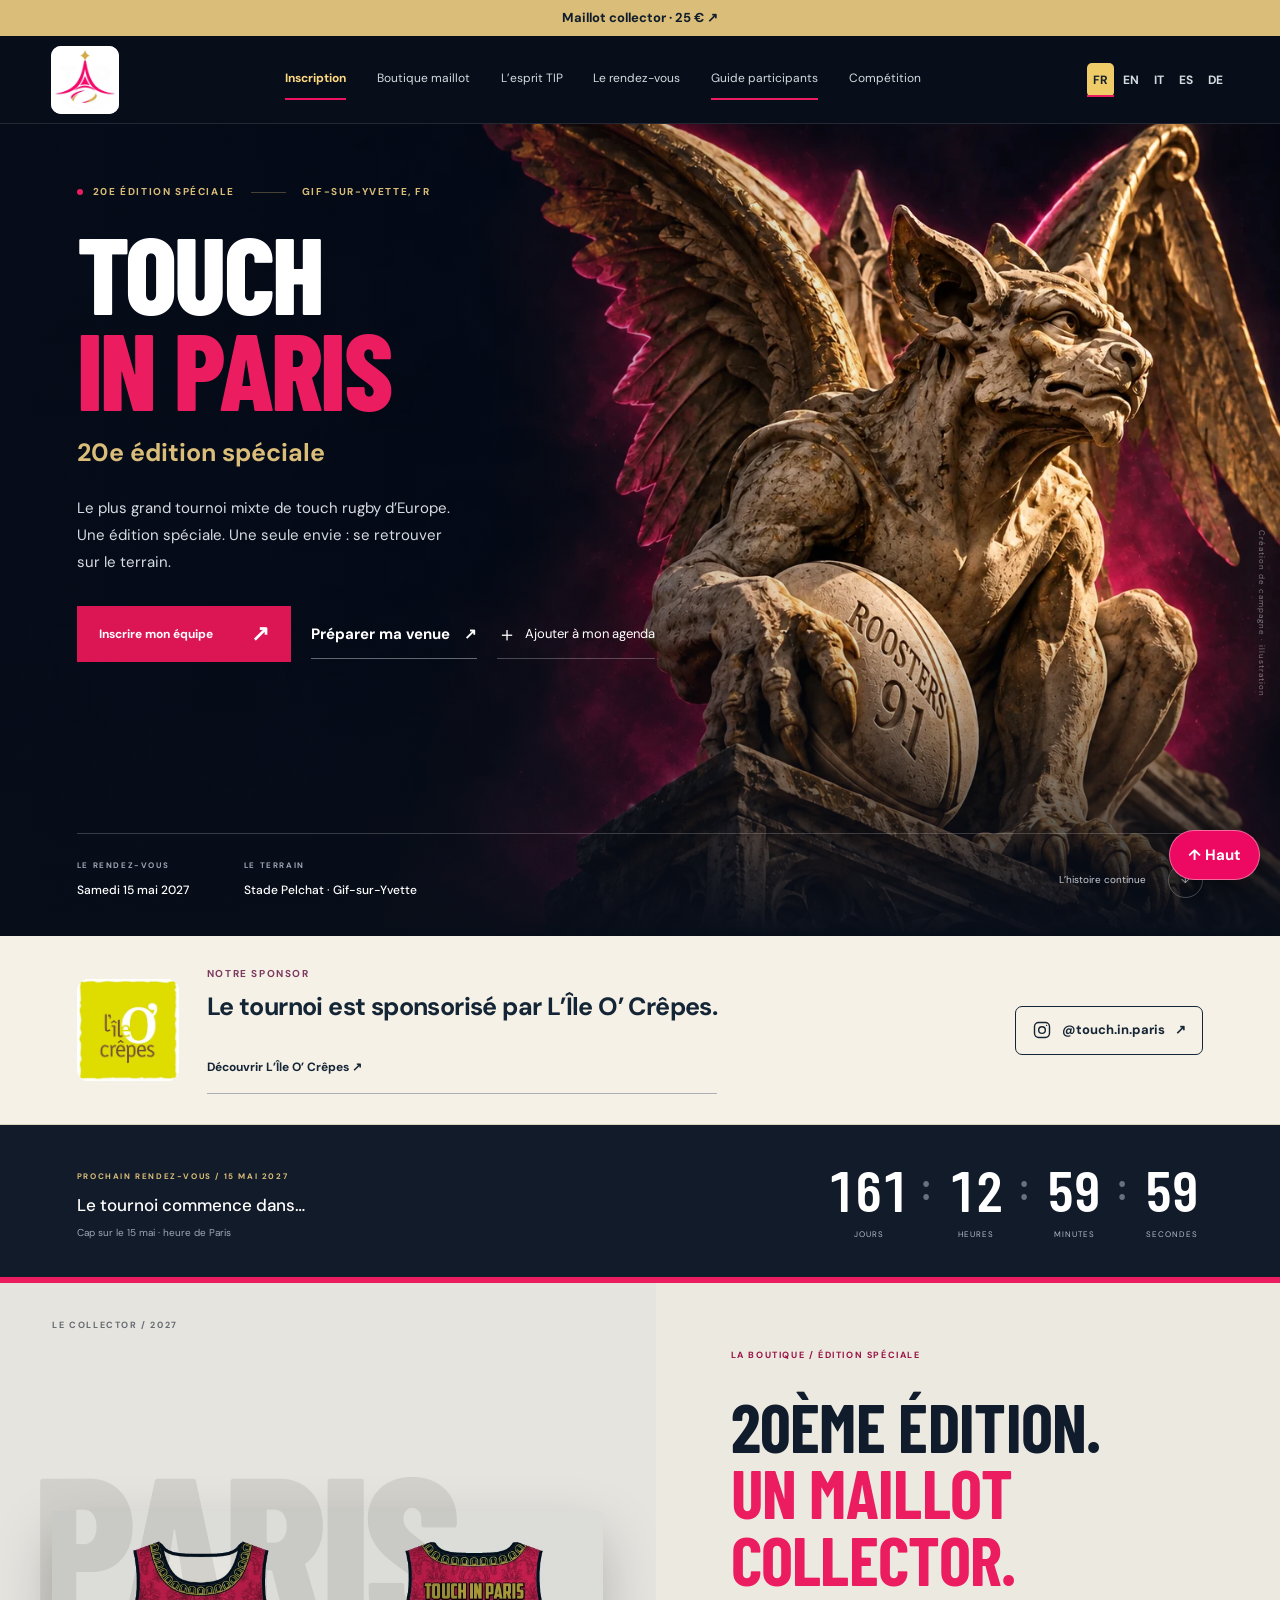
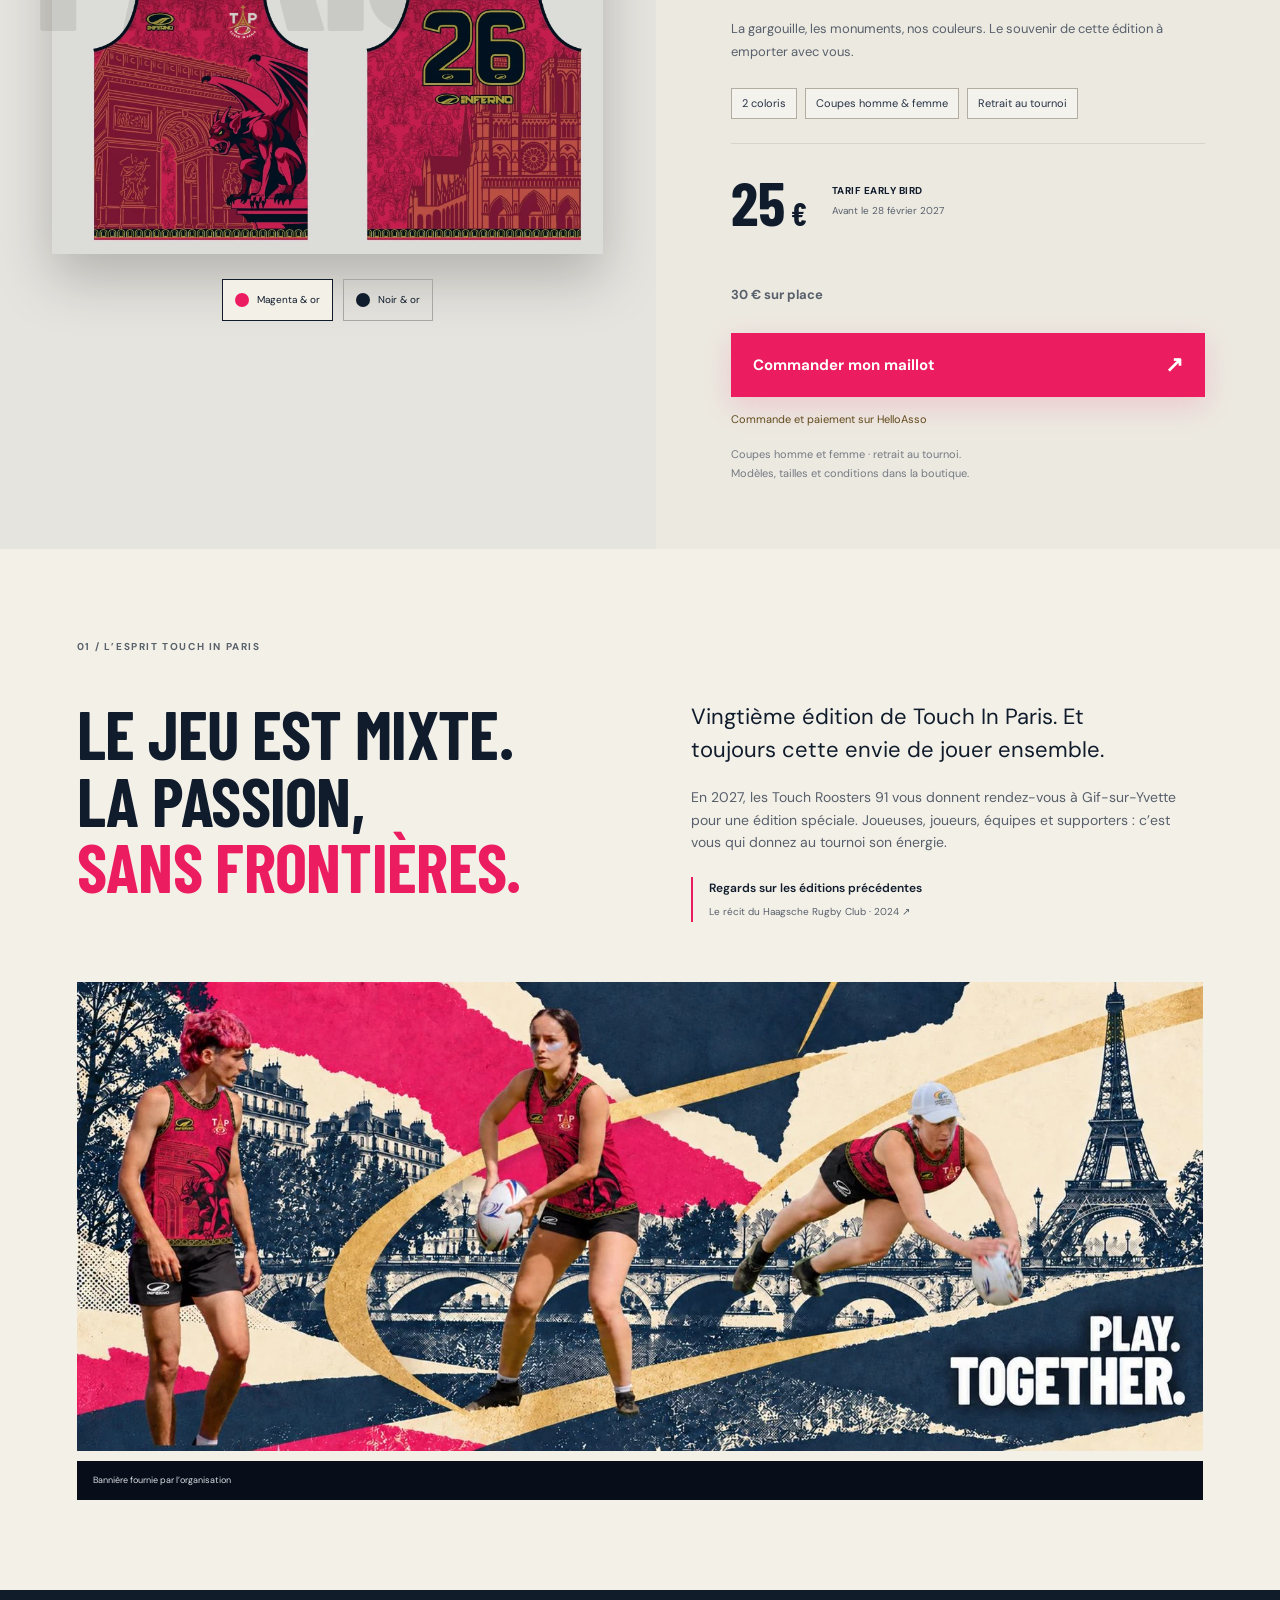
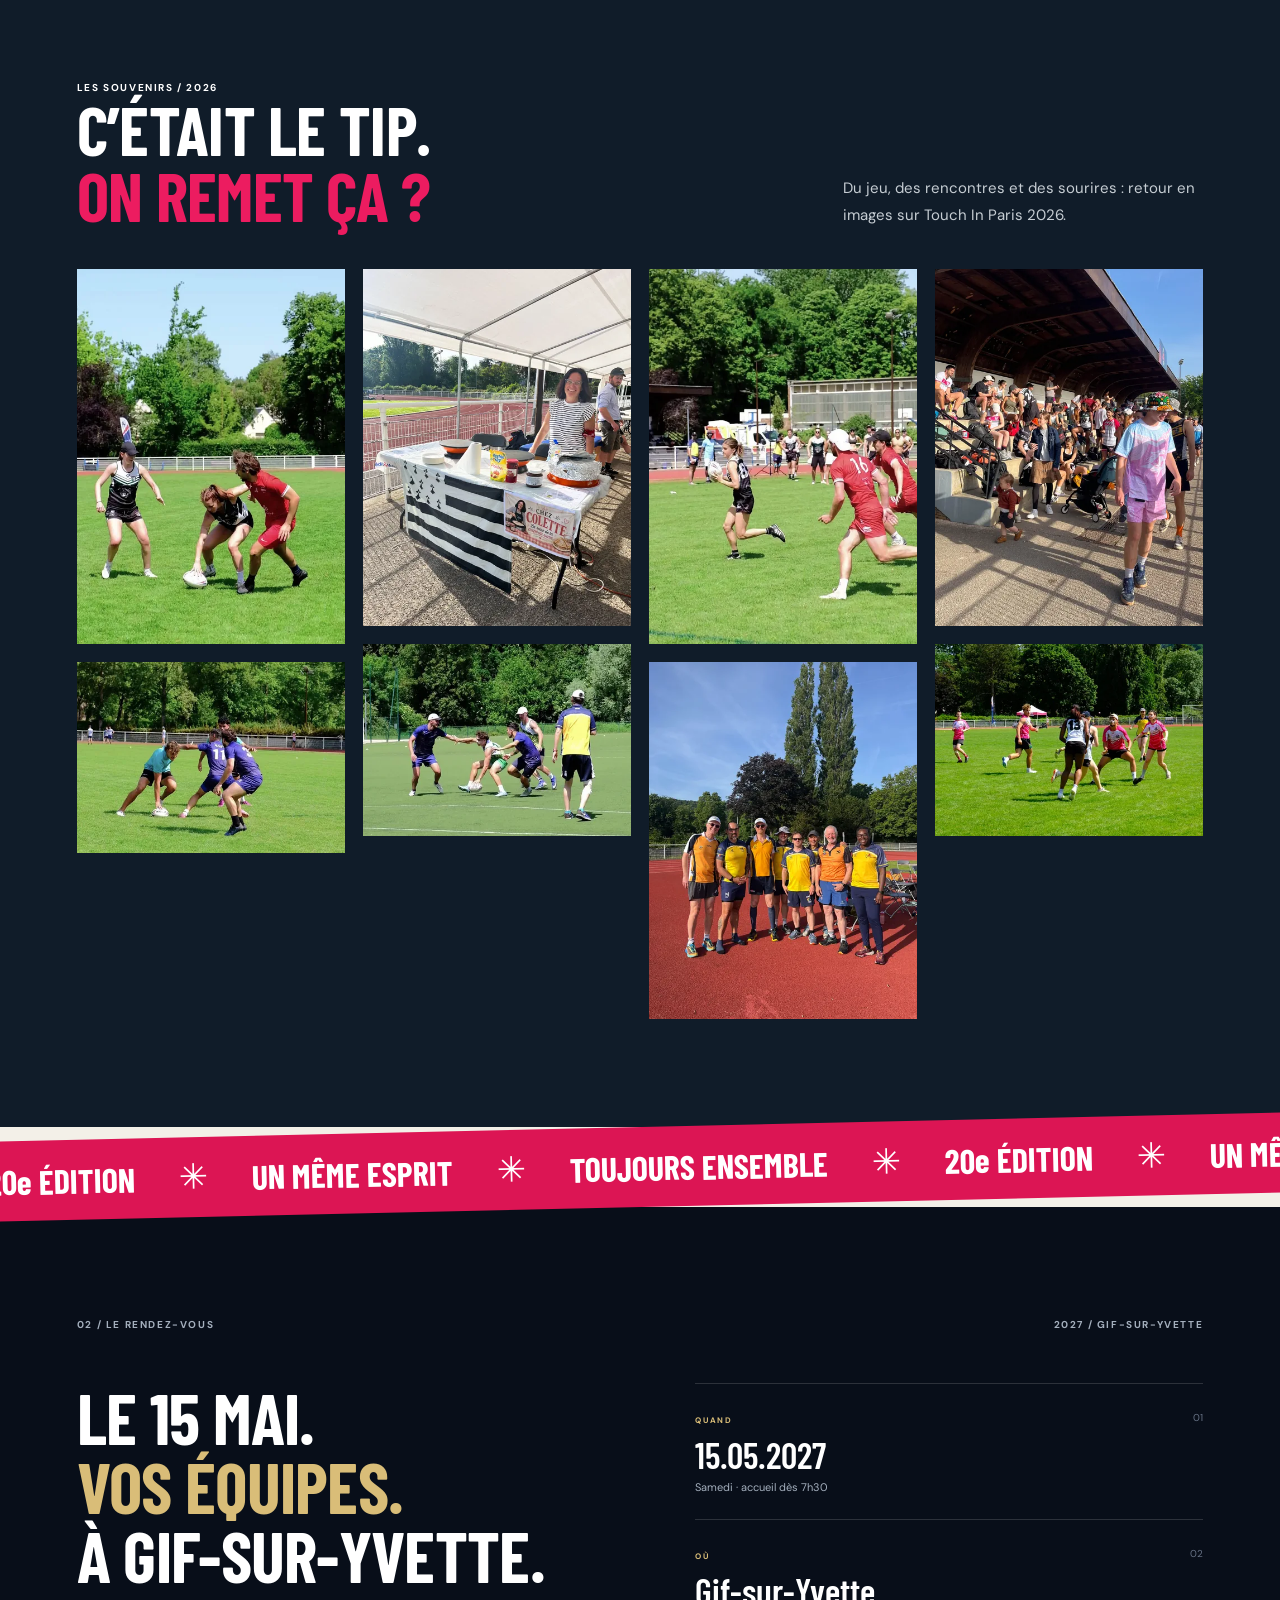
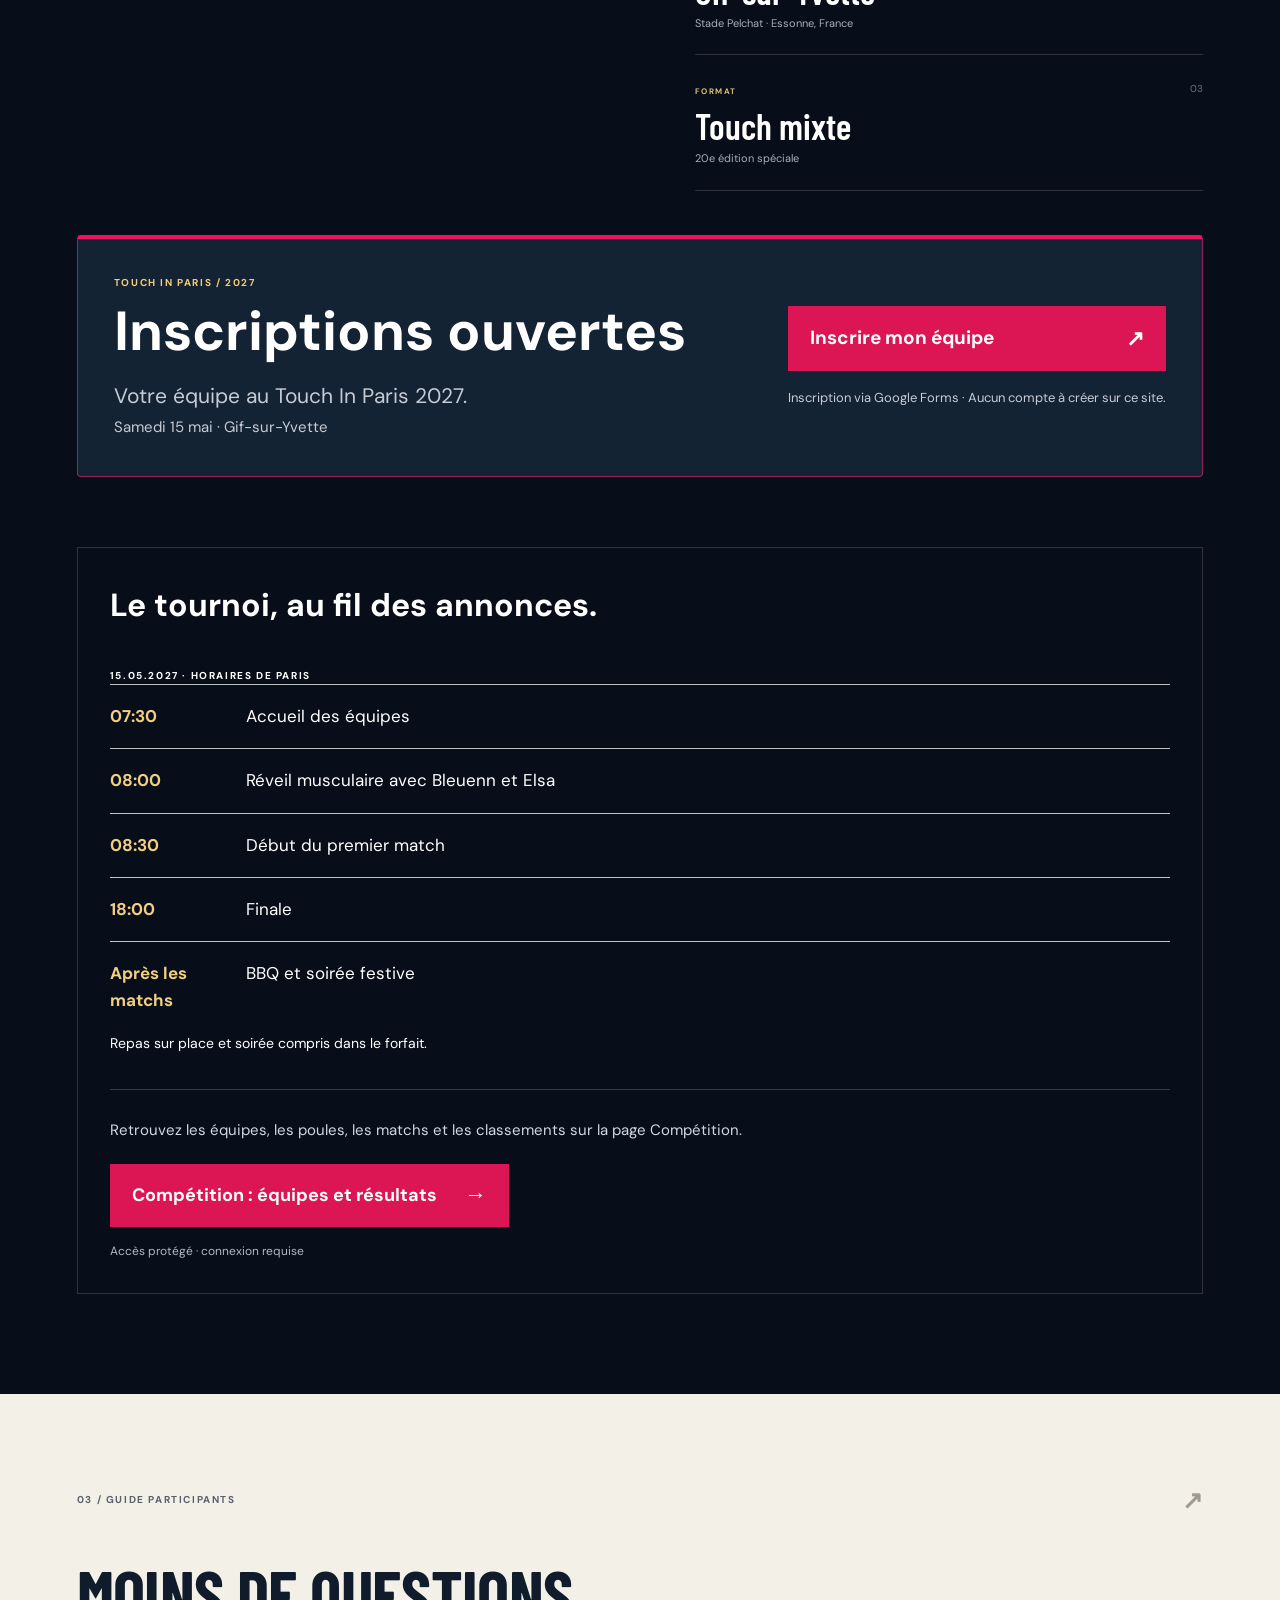
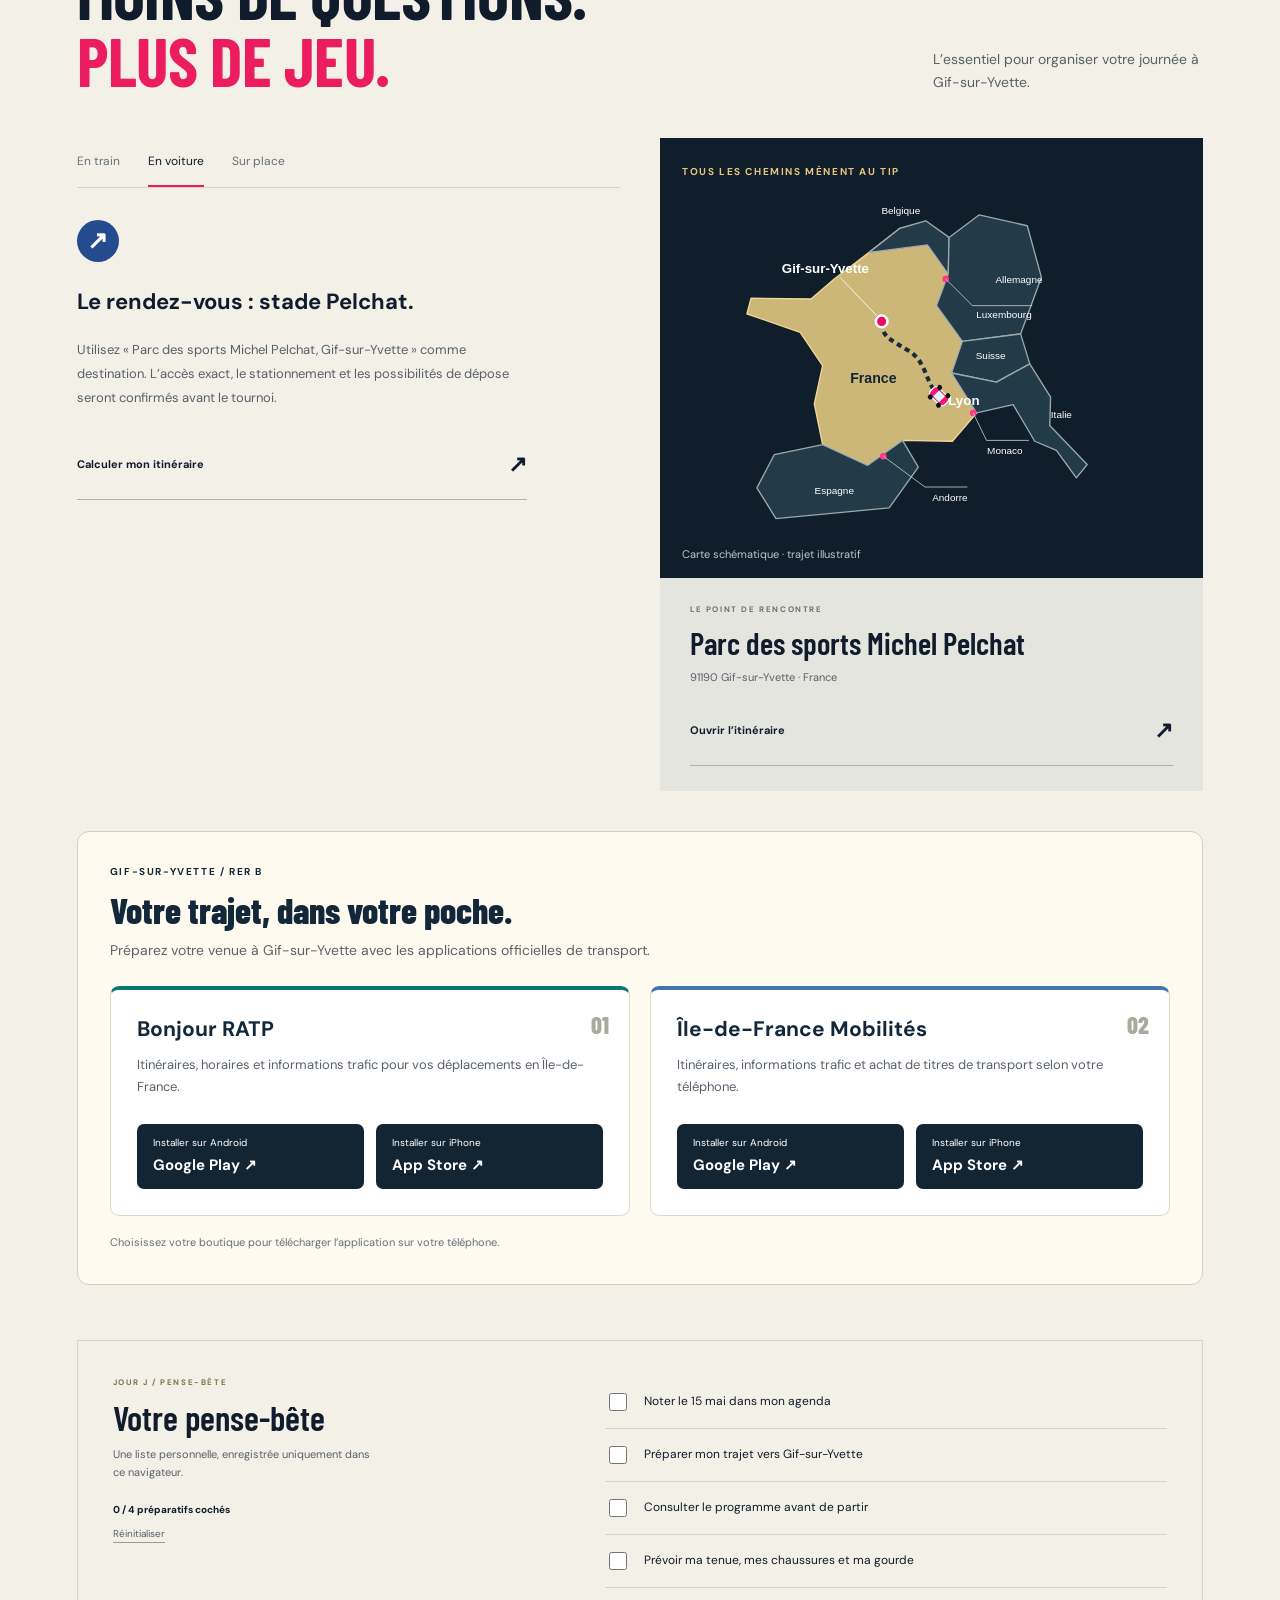
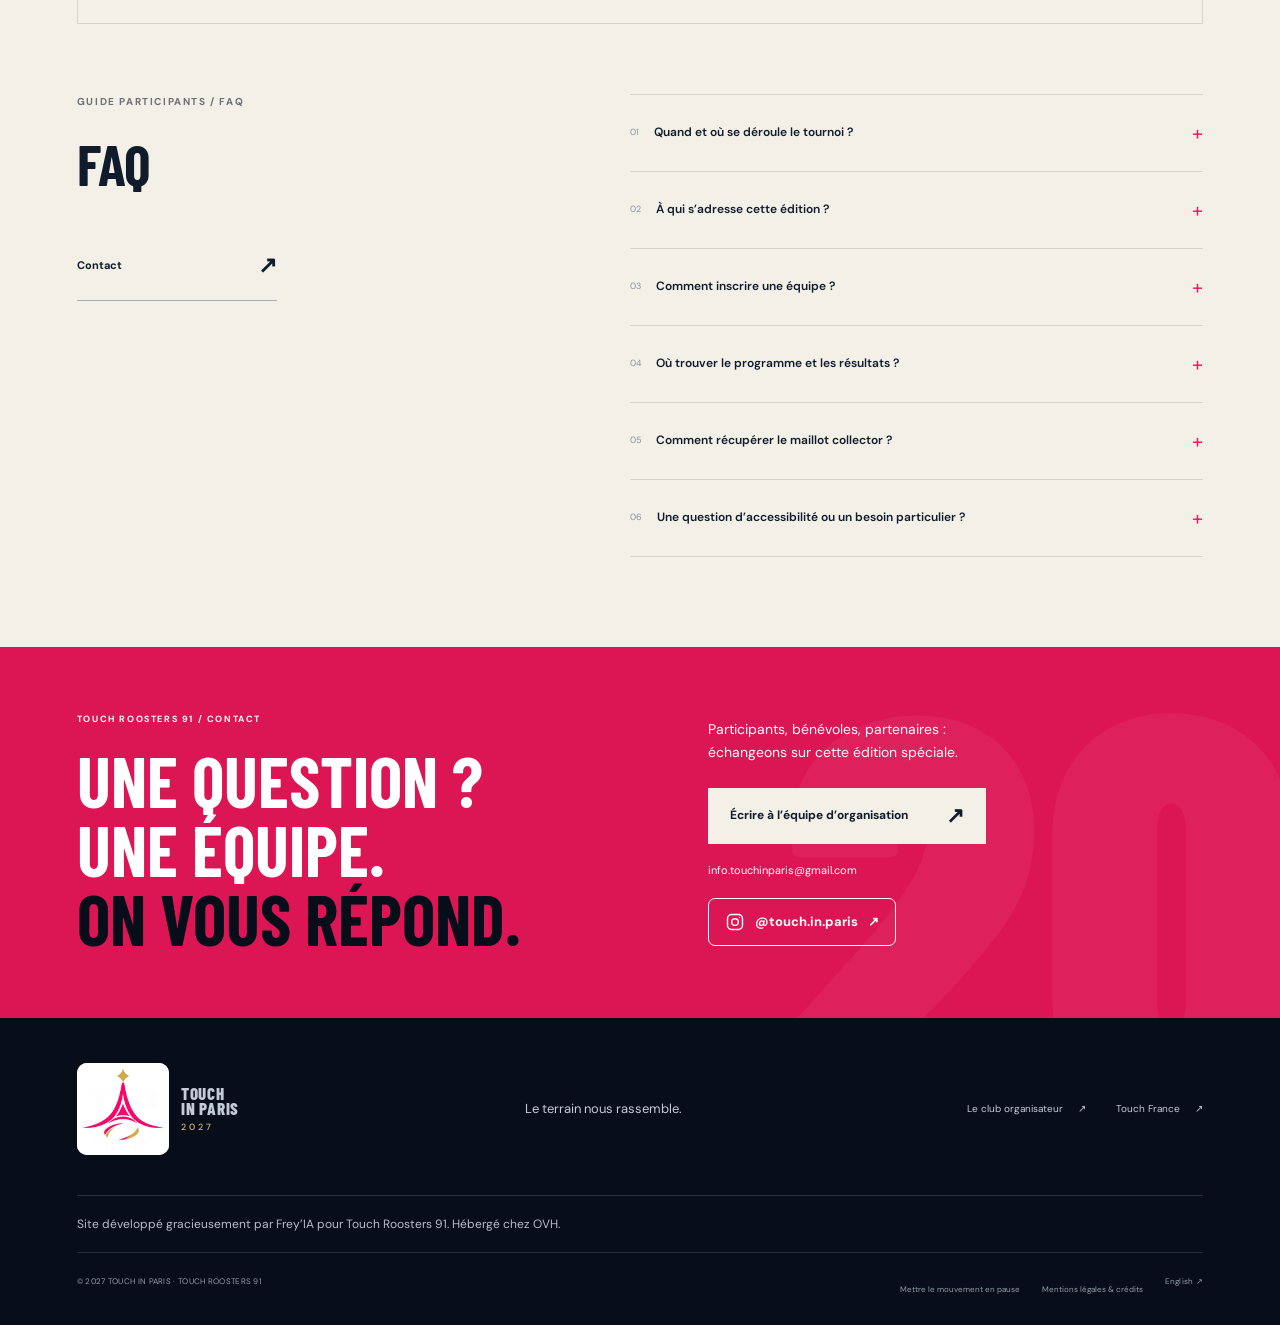
<file: index.html>
<!doctype html><html lang="fr"><head><meta charset="utf-8"><meta name="viewport" content="width=device-width,initial-scale=1"><title>Touch In Paris 2027 — La 20e. Ensemble.</title><meta name="description" content="La 20e édition de Touch In Paris. Tournoi mixte de touch rugby, samedi 15 mai 2027 au stade Pelchat à Gif-sur-Yvette. Préparez votre venue."><meta name="theme-color" content="#080e19"><link rel="icon" href="/assets/favicon.443a316e2661.svg"><link rel="canonical" href="https://touchinparis.touchroosters91.com/fr/"><link rel="alternate" hreflang="fr" href="https://touchinparis.touchroosters91.com/fr/"><link rel="alternate" hreflang="en" href="https://touchinparis.touchroosters91.com/en/"><link rel="alternate" hreflang="it" href="https://touchinparis.touchroosters91.com/it/"><link rel="alternate" hreflang="es" href="https://touchinparis.touchroosters91.com/es/"><link rel="alternate" hreflang="de" href="https://touchinparis.touchroosters91.com/de/"><link rel="alternate" hreflang="x-default" href="https://touchinparis.touchroosters91.com/fr/"><meta property="og:title" content="Touch In Paris 2027 — La 20e. Ensemble."><meta property="og:description" content="La 20e édition de Touch In Paris. Tournoi mixte de touch rugby, samedi 15 mai 2027 au stade Pelchat à Gif-sur-Yvette. Préparez votre venue."><meta property="og:image" content="https://touchinparis.touchroosters91.com/assets/hero-roosters-1536.bbb9d76f201a.webp"><meta property="og:type" content="website"><meta property="og:url" content="https://touchinparis.touchroosters91.com/fr/"><link rel="stylesheet" href="/style.3a918b6869d3.css"><script type="application/ld+json">{"@context":"https://schema.org","@type":"SportsEvent","name":"Touch In Paris 2027 — 20e édition spéciale","startDate":"2027-05-15T07:30:00+02:00","eventStatus":"https://schema.org/EventScheduled","eventAttendanceMode":"https://schema.org/OfflineEventAttendanceMode","sport":"Touch rugby","location":{"@type":"Place","name":"Stade Pelchat","address":{"@type":"PostalAddress","addressLocality":"Gif-sur-Yvette","postalCode":"91190","addressCountry":"FR"}},"organizer":{"@type":"Organization","name":"Touch Roosters 91","url":"https://www.touchrugby91.com/"},"image":"https://touchinparis.touchroosters91.com/assets/hero-roosters-1536.bbb9d76f201a.webp","description":"La 20e édition de Touch In Paris. Tournoi mixte de touch rugby, samedi 15 mai 2027 au stade Pelchat à Gif-sur-Yvette. Préparez votre venue.","url":"https://touchinparis.touchroosters91.com/fr/"}</script></head><body id="top">
<a class="shop-announcement" href="#collector"><strong>Maillot collector · 25 € <span aria-hidden="true">↗</span></strong></a><a class="skip" href="#main">Aller au contenu</a><header class="header"><a class="brand" href="/fr/" aria-label="Touch In Paris"><img class="tip-logo" src="/assets/tip-logo-optimized.e0677d0e77f4.webp" alt="Touch In Paris" width="1254" height="1254"><span class="brand-name">TOUCH<br>IN PARIS<span class="brand-year">2027</span></span></a><button class="menu-toggle" aria-expanded="false" aria-controls="navigation" aria-label="Ouvrir le menu"><span></span><span></span></button><nav id="navigation" aria-label="Navigation principale"><a class="nav-registration" href="#inscriptions">Inscription</a><a href="#collector">Boutique maillot</a><a href="#spirit">L’esprit TIP</a><a href="#event">Le rendez-vous</a><a href="#guide">Guide participants</a><a href="/competition/?lang=fr">Compétition</a></nav><div class="header-end"><nav class="language-links" aria-label="Langue"><a href="/fr/" lang="fr" hreflang="fr" aria-current="page">FR</a><a href="/en/" lang="en" hreflang="en" >EN</a><a href="/it/" lang="it" hreflang="it" >IT</a><a href="/es/" lang="es" hreflang="es" >ES</a><a href="/de/" lang="de" hreflang="de" >DE</a></nav></div></header>
<main id="main"><section class="hero" aria-labelledby="hero-title"><img class="hero-art" src="/assets/hero-roosters-1536.bbb9d76f201a.webp" srcset="/assets/hero-roosters-768.531aa483f2ea.webp 768w, /assets/hero-roosters-1152.deb929ac3925.webp 1152w, /assets/hero-roosters-1536.bbb9d76f201a.webp 1536w" sizes="(max-width:600px) 150vw, 100vw" width="1536" height="1024" alt="" fetchpriority="high"><div class="hero-shade"></div><div class="hero-content"><p class="overline"><span class="dot"></span> 20e édition spéciale <span class="edition-rule"></span> GIF-SUR-YVETTE, FR</p><h1 id="hero-title">TOUCH<br><em>IN PARIS</em></h1><p class="hero-edition">20e édition spéciale</p><p class="hero-intro">Le plus grand tournoi mixte de touch rugby d’Europe. Une édition spéciale. Une seule envie : se retrouver sur le terrain.</p><div class="hero-actions"><a class="button pink registration-hero" href="https://forms.gle/b6BH2EF2GSboThge6" target="_blank" rel="noopener noreferrer">Inscrire mon équipe<span aria-hidden="true">↗</span></a><a class="visit-link" href="#guide">Préparer ma venue<span aria-hidden="true">↗</span></a><a class="calendar-link" href="/tip-2027-fr.ics" download><span aria-hidden="true">＋</span>Ajouter à mon agenda</a></div></div><div class="hero-bottom"><div><span class="tiny">LE RENDEZ-VOUS</span><strong>Samedi 15 mai 2027</strong></div><div><span class="tiny">LE TERRAIN</span><strong>Stade Pelchat · Gif-sur-Yvette</strong></div><a href="#spirit" class="scroll-cue">L’histoire continue<span>↓</span></a></div><span class="art-credit">Création de campagne · illustration</span></section>
<section class="sponsor-band" aria-label="NOTRE SPONSOR"><a class="sponsor-logo" href="https://www.ileocrepes.com/" target="_blank" rel="noopener noreferrer"><img src="/assets/ileo-crepes-optimized.076aefcd7d83.webp" width="447" height="447" alt="L’Île O’ Crêpes" loading="lazy"></a><div><p class="overline">NOTRE SPONSOR</p><h2>Le tournoi est sponsorisé par L’Île O’ Crêpes.</h2><a class="text-link" href="https://www.ileocrepes.com/" target="_blank" rel="noopener noreferrer">Découvrir L’Île O’ Crêpes ↗</a></div><a class="instagram-link" href="https://www.instagram.com/touch.in.paris/" aria-label="Suivre le tournoi sur Instagram · @touch.in.paris" target="_blank" rel="noopener noreferrer"><svg viewBox="0 0 24 24" width="20" height="20" fill="none" stroke="currentColor" stroke-width="1.7" aria-hidden="true"><rect x="3" y="3" width="18" height="18" rx="5"/><circle cx="12" cy="12" r="4"/><circle cx="17.5" cy="6.5" r=".8" fill="currentColor" stroke="none"/></svg><span>@touch.in.paris</span><span aria-hidden="true">↗</span></a></section>
<section class="countdown-bar" aria-label="Compte à rebours"><div><span class="overline">PROCHAIN RENDEZ-VOUS / 15 MAI 2027</span><h2>Le tournoi commence dans…</h2><p>Cap sur le 15 mai · heure de Paris</p></div><div class="countdown" role="timer" aria-label="Cap sur le 15 mai · heure de Paris" data-day="C’est le jour du tournoi." data-ended="Merci pour cette 20e édition."><div><strong data-count="0">--</strong><span>jours</span></div><div><strong data-count="1">--</strong><span>heures</span></div><div><strong data-count="2">--</strong><span>minutes</span></div><div><strong data-count="3">--</strong><span>secondes</span></div></div></section>
<section id="collector" class="collector"><div class="jersey-stage"><span class="overline">LE COLLECTOR / 2027</span><span class="jersey-backdrop" aria-hidden="true">PARIS</span><img id="jersey" src="/assets/maillot-magenta.017dafd25935.webp" width="906" height="564" loading="eager" alt="Maillot collector, vues de face et de dos — Magenta & or"><div class="color-controls" role="group" aria-label="Coloris"><button type="button" data-color="magenta" data-alt="Maillot collector, vues de face et de dos — Magenta & or" aria-pressed="true"><span class="swatch magenta"></span>Magenta & or</button><button type="button" data-color="noir" data-alt="Maillot collector, vues de face et de dos — Noir & or" aria-pressed="false"><span class="swatch black"></span>Noir & or</button></div></div><div class="collector-copy"><p class="overline">LA BOUTIQUE / ÉDITION SPÉCIALE</p><h2 class="display">20ème édition.<br><em>Un maillot collector.</em></h2><p>La gargouille, les monuments, nos couleurs. Le souvenir de cette édition à emporter avec vous.</p><div class="shop-details"><span>2 coloris</span><span>Coupes homme & femme</span><span>Retrait au tournoi</span></div><div class="price-row"><strong>25<span> €</span></strong><span>Tarif early bird<small>Avant le 28 février 2027</small></span></div><p class="onsite-price"><strong>30 € sur place</strong></p><a class="button pink" href="https://www.helloasso.com/associations/touch-roosters-91/boutiques/maillot-collector-touch-in-paris-2027" target="_blank" rel="noopener noreferrer">Commander mon maillot<span aria-hidden="true">↗</span></a><p class="shop-payment">Commande et paiement sur HelloAsso</p><p class="shop-note">Coupes homme et femme · retrait au tournoi.<br>Modèles, tailles et conditions dans la boutique.</p></div></section>
<section id="spirit" class="story section"><div class="section-top"><p class="overline">01 / L’ESPRIT TOUCH IN PARIS</p></div><div class="story-grid"><h2 class="display reveal">Le jeu est mixte.<br>La passion,<br><em>sans frontières.</em></h2><div class="story-copy reveal"><p class="lead">Vingtième édition de Touch In Paris. Et toujours cette envie de jouer ensemble.</p><p>En 2027, les Touch Roosters 91 vous donnent rendez-vous à Gif-sur-Yvette pour une édition spéciale. Joueuses, joueurs, équipes et supporters : c’est vous qui donnez au tournoi son énergie.</p><a class="archive-link" href="https://haagscherugbyclub.nl/touch-in-paris-tournament/" target="_blank" rel="noopener noreferrer">Regards sur les éditions précédentes<span>Le récit du Haagsche Rugby Club · 2024 ↗</span></a></div></div><figure class="action-art supplied-banner"><img src="/assets/tip-banner-optimized.d93a05a84044.webp" width="1600" height="667" loading="lazy" alt="Touch In Paris · Play. Together."><figcaption>Bannière fournie par l’organisation</figcaption></figure></section>
<section class="gallery-section section" id="memories" aria-labelledby="gallery-title"><p class="overline">LES SOUVENIRS / 2026</p><div class="gallery-heading"><h2 class="display" id="gallery-title">C’était le TIP.<br><em>On remet ça ?</em></h2><p>Du jeu, des rencontres et des sourires : retour en images sur Touch In Paris 2026.</p></div><div class="gallery-grid"><button class="gallery-item" type="button" data-photo="/assets/tip-2026-1-full.be6c14c9a203.webp" aria-label="Agrandir la photo : Remise en jeu entre les équipes en noir et en rouge"><img src="/assets/tip-2026-1-thumb.27da6f30fa41.webp" width="871" height="1220" loading="lazy" decoding="async" alt="Remise en jeu entre les équipes en noir et en rouge"></button><button class="gallery-item" type="button" data-photo="/assets/tip-2026-2-full.707753f0a61d.webp" aria-label="Agrandir la photo : Rencontre entre les équipes en turquoise et en violet"><img src="/assets/tip-2026-2-thumb.0b65741d89d2.webp" width="1080" height="771" loading="lazy" decoding="async" alt="Rencontre entre les équipes en turquoise et en violet"></button><button class="gallery-item" type="button" data-photo="/assets/tip-2026-3-full.61b87af12d8f.webp" aria-label="Agrandir la photo : Le stand de crêpes Chez Colette"><img src="/assets/tip-2026-3-thumb.c9dd6c95f869.webp" width="3024" height="4032" loading="lazy" decoding="async" alt="Le stand de crêpes Chez Colette"></button><button class="gallery-item" type="button" data-photo="/assets/tip-2026-4-full.024a7588b396.webp" aria-label="Agrandir la photo : Action de jeu sous le regard de l’arbitre"><img src="/assets/tip-2026-4-thumb.6c13e8d6fe44.webp" width="1080" height="771" loading="lazy" decoding="async" alt="Action de jeu sous le regard de l’arbitre"></button><button class="gallery-item" type="button" data-photo="/assets/tip-2026-5-full.316afff2d353.webp" aria-label="Agrandir la photo : Course avec le ballon face à la défense en rouge"><img src="/assets/tip-2026-5-thumb.1da5578dc3a6.webp" width="930" height="1302" loading="lazy" decoding="async" alt="Course avec le ballon face à la défense en rouge"></button><button class="gallery-item" type="button" data-photo="/assets/tip-2026-6-full.b61a1e38ee6e.webp" aria-label="Agrandir la photo : Photo de groupe des arbitres"><img src="/assets/tip-2026-6-thumb.d625b22ebf21.webp" width="3024" height="4032" loading="lazy" decoding="async" alt="Photo de groupe des arbitres"></button><button class="gallery-item" type="button" data-photo="/assets/tip-2026-7-full.0c5992a3d41e.webp" aria-label="Agrandir la photo : Participants et supporters dans les tribunes"><img src="/assets/tip-2026-7-thumb.96116f5623e6.webp" width="2509" height="3345" loading="lazy" decoding="async" alt="Participants et supporters dans les tribunes"></button><button class="gallery-item" type="button" data-photo="/assets/tip-2026-8-full.5c7f2e64d362.webp" aria-label="Agrandir la photo : Rencontre de touch mixte entre les équipes en rose et en noir"><img src="/assets/tip-2026-8-thumb.35b058744903.webp" width="3738" height="2670" loading="lazy" decoding="async" alt="Rencontre de touch mixte entre les équipes en rose et en noir"></button></div></section><dialog class="photo-dialog" id="photo-viewer" aria-label="Touch In Paris 2026"><button type="button" class="photo-close" aria-label="Fermer">×</button><img alt=""><div class="photo-toolbar"><button type="button" class="photo-prev" aria-label="Photo précédente">←</button><p class="photo-caption" aria-live="polite"></p><button type="button" class="photo-next" aria-label="Photo suivante">→</button></div></dialog>
<div class="ticker" aria-hidden="true"><div><span>20e ÉDITION</span><i>✳</i><span>UN MÊME ESPRIT</span><i>✳</i><span>TOUJOURS ENSEMBLE</span><i>✳</i><span>20e ÉDITION</span><i>✳</i><span>UN MÊME ESPRIT</span><i>✳</i><span>TOUJOURS ENSEMBLE</span><i>✳</i></div></div>
<section id="event" class="event-section section"><div class="section-top"><p class="overline">02 / LE RENDEZ-VOUS</p><span class="overline">2027 / GIF-SUR-YVETTE</span></div><div class="event-layout"><h2 class="display reveal">LE 15 MAI.<br><em>VOS ÉQUIPES.</em><br>À GIF-SUR-YVETTE.</h2><div class="event-facts"><div class="fact reveal"><span class="tiny">QUAND</span><h3>15.05.2027</h3><p>Samedi · accueil dès 7h30</p><span class="fact-index">01</span></div><div class="fact reveal"><span class="tiny">OÙ</span><h3>Gif-sur-Yvette</h3><p>Stade Pelchat · Essonne, France</p><span class="fact-index">02</span></div><div class="fact reveal"><span class="tiny">FORMAT</span><h3>Touch mixte</h3><p>20e édition spéciale</p><span class="fact-index">03</span></div></div></div><section id="inscriptions" class="registration-band section registration-open" aria-labelledby="registration-title"><div><p class="overline">TOUCH IN PARIS / 2027</p><h2 id="registration-title">Inscriptions ouvertes</h2><p class="registration-intro">Votre équipe au Touch In Paris 2027.</p><p>Samedi 15 mai · Gif-sur-Yvette</p></div><div class="registration-action"><a class="button pink" href="https://forms.gle/b6BH2EF2GSboThge6" target="_blank" rel="noopener noreferrer">Inscrire mon équipe<span aria-hidden="true">↗</span></a><p>Inscription via Google Forms · Aucun compte à créer sur ce site.</p></div></section><div class="competition programme-overview"><div class="competition-heading"><h3>Le tournoi, au fil des annonces.</h3></div><div class="day-programme"><p class="overline">15.05.2027 · Horaires de Paris</p><h3>Votre journée sur place</h3><ol><li><strong>07:30</strong><span>Accueil des équipes</span></li><li><strong>08:00</strong><span>Réveil musculaire avec Bleuenn et Elsa</span></li><li><strong>08:30</strong><span>Début du premier match</span></li><li><strong>18:00</strong><span>Finale</span></li><li><strong>Après les matchs</strong><span>BBQ et soirée festive</span></li></ol><p class="meal-note">Repas sur place et soirée compris dans le forfait.</p></div><div class="competition-access"><p>Retrouvez les équipes, les poules, les matchs et les classements sur la page Compétition.</p><a class="button pink competition-entry" href="/competition/?lang=fr">Compétition : équipes et résultats<span aria-hidden="true">→</span></a><p class="competition-access-note">Accès protégé · connexion requise</p></div></div></section>
<section id="guide" class="guide section"><div class="section-top"><p class="overline">03 / GUIDE PARTICIPANTS</p><span class="index-mark">↗</span></div><div class="guide-heading"><h2 class="display reveal">Moins de questions.<br><em>Plus de jeu.</em></h2><p>L’essentiel pour organiser votre journée à Gif-sur-Yvette.</p></div><div class="guide-grid"><div class="travel"><div class="tabs" role="tablist" aria-label="Accès et accueil"><button role="tab" id="travel-tab-0" aria-controls="travel-panel-0 travel-visual-0" aria-selected="false" tabindex="-1">En train</button><button role="tab" id="travel-tab-1" aria-controls="travel-panel-1 travel-visual-1" aria-selected="true" tabindex="0">En voiture</button><button role="tab" id="travel-tab-2" aria-controls="travel-panel-2 travel-visual-2" aria-selected="false" tabindex="-1">Sur place</button></div><div id="travel-panel-0" class="travel-panel" role="tabpanel" aria-labelledby="travel-tab-0" hidden><span class="route-icon" aria-hidden="true">B</span><h3>Le RER B vous rapproche du terrain.</h3><p>Direction Saint-Rémy-lès-Chevreuse, descente à Gif-sur-Yvette. Vérifiez les horaires et les éventuels travaux avant votre départ. L’entrée dédiée au tournoi sera précisée par l’organisation.</p><a class="text-link" href="https://www.google.com/maps/search/?api=1&query=Parc+des+sports+Michel+Pelchat+Gif-sur-Yvette" target="_blank" rel="noopener noreferrer">Google Maps<span aria-hidden="true">↗</span></a></div><div id="travel-panel-1" class="travel-panel" role="tabpanel" aria-labelledby="travel-tab-1" ><span class="route-icon" aria-hidden="true">↗</span><h3>Le rendez-vous : stade Pelchat.</h3><p>Utilisez « Parc des sports Michel Pelchat, Gif-sur-Yvette » comme destination. L’accès exact, le stationnement et les possibilités de dépose seront confirmés avant le tournoi.</p><a class="text-link" href="https://www.google.com/maps/search/?api=1&query=Parc+des+sports+Michel+Pelchat+Gif-sur-Yvette" target="_blank" rel="noopener noreferrer">Calculer mon itinéraire<span aria-hidden="true">↗</span></a></div><div id="travel-panel-2" class="travel-panel" role="tabpanel" aria-labelledby="travel-tab-2" hidden><span class="route-icon" aria-hidden="true">◎</span><h3>Votre journée sur place</h3><p>Repas sur place et soirée compris dans le forfait.</p><a class="text-link" href="mailto:info.touchinparis@gmail.com">Contacter l’organisation<span aria-hidden="true">↗</span></a></div></div><div class="venue-card"><div id="travel-visual-0" hidden role="tabpanel" aria-labelledby="travel-tab-0"><div class="route-map" aria-hidden="true"><svg viewBox="0 0 600 300" fill="none"><path class="map-grid" d="M0 70H600M0 150H600M0 230H600M100 0V300M200 0V300M300 0V300M400 0V300M500 0V300"/><path class="map-river" d="M600 50C420 170 450 30 300 80S210 280 0 250"/><path class="map-route" d="M425 65L350 65L350 145L245 145L245 230L165 230"/><circle cx="425" cy="65" r="7"/><circle cx="165" cy="230" r="10"/><text x="445" y="70">Paris</text><text x="175" y="265">Gif-sur-Yvette</text><rect x="270" y="130" width="30" height="30" rx="15"/><text class="line-b" x="280" y="151">B</text></svg><span>Schéma de situation · non à l’échelle</span></div></div><div id="travel-visual-1" role="tabpanel" aria-labelledby="travel-tab-1"><div class="road-card"><p class="overline">Tous les chemins mènent au TIP</p><svg class="europe-map" viewBox="0 0 600 440" role="img" aria-label="France, Belgique, Luxembourg, Allemagne, Suisse, Italie, Espagne, Andorre, Monaco"><g class="countries"><path d="M225 87L262 58 295 78 320 113 306 151 337 194 324 232 354 280 325 314 265 313 223 343 169 318 159 269 169 223 142 183 78 161 83 142 155 143 183 119Z" class="france"/><path d="M225 87L262 58 293 49 321 69 320 113 295 78Z"/><path d="M321 69L357 42 415 55 432 117 407 185 337 194 306 151 320 113Z"/><path d="M337 194L407 185 418 221 378 243 324 232Z"/><path d="M378 243L418 221 443 261 442 295 487 342 474 358 450 325 424 314 398 270 354 280 324 232Z"/><path d="M169 318L223 343 265 313 284 345 249 394 113 407 90 370 111 330Z"/></g><g class="country-labels"><text x="230" y="244">France</text><text x="263" y="41">Belgique</text><text x="405" y="124">Allemagne</text><text x="371" y="215">Suisse</text><text x="456" y="286">Italie</text><text x="183" y="377">Espagne</text><circle cx="317" cy="119" r="4"/><path d="M317 119L349 151H421"/><text x="387" y="166">Luxembourg</text><circle cx="242" cy="332" r="4"/><path d="M242 332L292 369H343"/><text x="322" y="386">Andorre</text><circle cx="350" cy="280" r="4"/><path d="M350 280L366 313H417"/><text x="388" y="329">Monaco</text></g><path class="road-track" d="M309 260C291 242 295 219 272 205S240 188 240 170"/><text class="destination-label" x="320" y="270">Lyon</text><g class="road-car"><rect x="-12" y="-7" width="24" height="14" rx="5"/><path d="M-5-5H5V5H-5Z"/><circle cx="-7" cy="-8" r="3"/><circle cx="7" cy="-8" r="3"/><circle cx="-7" cy="8" r="3"/><circle cx="7" cy="8" r="3"/></g><circle class="destination" cx="240" cy="170" r="7"/><text class="destination-label" x="120" y="112">Gif-sur-Yvette</text><path class="pin-line" d="M190 117L234 163"/></svg><p class="map-disclaimer">Carte schématique · trajet illustratif</p></div></div><div id="travel-visual-2" role="tabpanel" aria-labelledby="travel-tab-2" hidden><div class="day-programme"><p class="overline">15.05.2027 · Horaires de Paris</p><h3>Votre journée sur place</h3><ol><li><strong>07:30</strong><span>Accueil des équipes</span></li><li><strong>08:00</strong><span>Réveil musculaire avec Bleuenn et Elsa</span></li><li><strong>08:30</strong><span>Début du premier match</span></li><li><strong>18:00</strong><span>Finale</span></li><li><strong>Après les matchs</strong><span>BBQ et soirée festive</span></li></ol><p class="meal-note">Repas sur place et soirée compris dans le forfait.</p></div><div class="care-panel"><p class="overline">À vos côtés</p><a href="https://www.eso-suposteo.fr/" target="_blank" rel="noopener noreferrer">Équipe d’ostéopathes de l’école ESO ↗</a><p>＋ Secouristes</p></div></div><div class="venue-detail"><p class="overline">LE POINT DE RENCONTRE</p><h3>Parc des sports Michel Pelchat</h3><p>91190 Gif-sur-Yvette · France</p><a class="text-link" href="https://www.google.com/maps/search/?api=1&query=Parc+des+sports+Michel+Pelchat+Gif-sur-Yvette" target="_blank" rel="noopener noreferrer">Ouvrir l’itinéraire<span aria-hidden="true">↗</span></a></div></div></div><section class="transport-apps" aria-labelledby="transport-apps-title"><div class="transport-apps-heading"><p class="overline">GIF-SUR-YVETTE / RER B</p><h3 id="transport-apps-title">Votre trajet, dans votre poche.</h3><p>Préparez votre venue à Gif-sur-Yvette avec les applications officielles de transport.</p></div><div class="transport-app-grid"><article class="transport-app ratp"><span class="app-number" aria-hidden="true">01</span><h4>Bonjour RATP</h4><p>Itinéraires, horaires et informations trafic pour vos déplacements en Île-de-France.</p><div class="store-links"><a href="https://play.google.com/store/apps/details?id=com.fabernovel.ratp&amp;hl=fr" aria-label="Installer sur Android · Bonjour RATP" target="_blank" rel="noopener noreferrer"><small>Installer sur Android</small><strong>Google Play ↗</strong></a><a href="https://apps.apple.com/fr/app/bonjour-ratp/id507107090" aria-label="Installer sur iPhone · Bonjour RATP" target="_blank" rel="noopener noreferrer"><small>Installer sur iPhone</small><strong>App Store ↗</strong></a></div></article><article class="transport-app idfm"><span class="app-number" aria-hidden="true">02</span><h4>Île-de-France Mobilités</h4><p>Itinéraires, informations trafic et achat de titres de transport selon votre téléphone.</p><div class="store-links"><a href="https://play.google.com/store/apps/details?id=com.applidium.vianavigo&amp;hl=fr" aria-label="Installer sur Android · Île-de-France Mobilités" target="_blank" rel="noopener noreferrer"><small>Installer sur Android</small><strong>Google Play ↗</strong></a><a href="https://apps.apple.com/fr/app/%C3%AEle-de-france-mobilit%C3%A9s/id484527651" aria-label="Installer sur iPhone · Île-de-France Mobilités" target="_blank" rel="noopener noreferrer"><small>Installer sur iPhone</small><strong>App Store ↗</strong></a></div></article></div><p class="transport-apps-note">Choisissez votre boutique pour télécharger l’application sur votre téléphone.</p></section><div class="checklist reveal"><div><p class="overline">JOUR J / PENSE-BÊTE</p><h3>Votre pense-bête</h3><p>Une liste personnelle, enregistrée uniquement dans ce navigateur.</p><span class="check-progress" aria-live="polite" data-label="préparatifs cochés"></span><button type="button" class="reset-checklist">Réinitialiser</button></div><div class="check-items"><label><input type="checkbox" data-check="0"><span>Noter le 15 mai dans mon agenda</span></label><label><input type="checkbox" data-check="1"><span>Préparer mon trajet vers Gif-sur-Yvette</span></label><label><input type="checkbox" data-check="2"><span>Consulter le programme avant de partir</span></label><label><input type="checkbox" data-check="3"><span>Prévoir ma tenue, mes chaussures et ma gourde</span></label></div></div>

<section id="faq" class="faq section"><div><p class="overline">GUIDE PARTICIPANTS / FAQ</p><h2 class="display">FAQ</h2><a class="text-link" href="mailto:info.touchinparis@gmail.com">Contact<span aria-hidden="true">↗</span></a></div><div class="questions"><details><summary><span class="q-index">01</span>Quand et où se déroule le tournoi ?<span class="q-plus" aria-hidden="true">+</span></summary><p>Samedi 15 mai 2027, accueil dès 7h30 au Parc des sports Michel Pelchat, 91190 Gif-sur-Yvette, France. L’entrée précise sera confirmée avant le tournoi.</p></details><details><summary><span class="q-index">02</span>À qui s’adresse cette édition ?<span class="q-plus" aria-hidden="true">+</span></summary><p>Touch In Paris 2027 est un tournoi mixte de touch rugby. Les conditions sportives de participation et les modalités d’inscription sont à confirmer auprès de l’organisation.</p></details><details><summary><span class="q-index">03</span>Comment inscrire une équipe ?<span class="q-plus" aria-hidden="true">+</span></summary><p>Les inscriptions sont ouvertes. Utilisez le bouton « Inscrire mon équipe » pour accéder au formulaire Google Forms dans un nouvel onglet. Aucun compte à créer sur ce site.</p></details><details><summary><span class="q-index">04</span>Où trouver le programme et les résultats ?<span class="q-plus" aria-hidden="true">+</span></summary><p>La rubrique « Le rendez-vous » regroupe les annonces. Le suivi détaillé des équipes, matchs et classements est accessible depuis la page Compétition, avec un accès protégé.</p></details><details><summary><span class="q-index">05</span>Comment récupérer le maillot collector ?<span class="q-plus" aria-hidden="true">+</span></summary><p>La page du collector prévoit un retrait sur place le samedi 15 mai 2027. Choisissez votre modèle et votre taille dans la boutique HelloAsso ; les conditions de commande y sont précisées.</p></details><details><summary><span class="q-index">06</span>Une question d’accessibilité ou un besoin particulier ?<span class="q-plus" aria-hidden="true">+</span></summary><p>Écrivez à info.touchinparis@gmail.com pour préparer votre accueil avec l’organisation. Les informations d’accessibilité propres au tournoi seront précisées avant l’événement.</p></details></div></section></section>
<section class="contact-band"><div><p class="overline">TOUCH ROOSTERS 91 / CONTACT</p><h2>UNE QUESTION ?<br>UNE ÉQUIPE.<br><em>ON VOUS RÉPOND.</em></h2></div><div><p>Participants, bénévoles, partenaires : échangeons sur cette édition spéciale.</p><a class="button light" href="mailto:info.touchinparis@gmail.com">Écrire à l’équipe d’organisation<span aria-hidden="true">↗</span></a><p class="contact-email">info.touchinparis@gmail.com</p><a class="instagram-link" href="https://www.instagram.com/touch.in.paris/" aria-label="Suivre le tournoi sur Instagram · @touch.in.paris" target="_blank" rel="noopener noreferrer"><svg viewBox="0 0 24 24" width="20" height="20" fill="none" stroke="currentColor" stroke-width="1.7" aria-hidden="true"><rect x="3" y="3" width="18" height="18" rx="5"/><circle cx="12" cy="12" r="4"/><circle cx="17.5" cy="6.5" r=".8" fill="currentColor" stroke="none"/></svg><span>@touch.in.paris</span><span aria-hidden="true">↗</span></a></div><span class="contact-20" aria-hidden="true">20</span></section>
</main><footer><div class="footer-main"><a class="brand" href="/fr/"><img class="tip-logo" src="/assets/tip-logo-optimized.e0677d0e77f4.webp" alt="Touch In Paris" width="1254" height="1254"><span class="brand-name">TOUCH<br>IN PARIS<span class="brand-year">2027</span></span></a><p>Le terrain nous rassemble.</p><div><a href="https://www.touchrugby91.com/" target="_blank" rel="noopener noreferrer">Le club organisateur<span aria-hidden="true">↗</span></a><a href="https://touchfrance.fr/" target="_blank" rel="noopener noreferrer">Touch France<span aria-hidden="true">↗</span></a></div></div><p class="development-credit">Site développé gracieusement par Frey’IA pour Touch Roosters 91. Hébergé chez OVH.</p><div class="footer-bottom"><span>© 2027 TOUCH IN PARIS · TOUCH ROOSTERS 91</span><div><button class="motion-toggle" data-pause="Mettre le mouvement en pause" data-resume="Réactiver le mouvement" aria-pressed="false">Mettre le mouvement en pause</button><button data-open-dialog>Mentions légales & crédits</button><a href="/en/" lang="en">English ↗</a></div></div></footer><dialog id="credits"><button class="dialog-close" aria-label="Fermer">×</button><p class="overline">TOUCH IN PARIS 2027</p><h2>À propos de ce site</h2><p>Touch In Paris 2027 · 20ème édition. Organisation : Touch Roosters 91. Contact : info.touchinparis@gmail.com. La gargouille de l’accueil est une illustration créée avec l’IA. Le logo, la bannière et les visuels du collector sont fournis par l’organisation. Le site public ne comporte aucun formulaire de collecte ni outil de mesure d’audience. Le pense-bête et la langue utilisent le stockage local du navigateur. L’espace compétition utilise un cookie de session pour la connexion. Les services externes appliquent leurs propres conditions. Site développé gracieusement par Frey’IA pour Touch Roosters 91. Hébergé chez OVH.</p><p class="legal-detail">Éditeur : Touch Roosters 91. Directeur de publication : Arnaud LEVEQUE. Hébergement : OVH.</p><a class="text-link" href="mailto:info.touchinparis@gmail.com">Contact<span aria-hidden="true">↗</span></a></dialog><a class="back-to-top" href="#top" aria-label="Haut">↑ Haut</a><script src="/language-preference.7ca8c36c5efc.js" defer></script><script src="/app.49f3cd8264a4.js" defer></script></body></html>
</file>
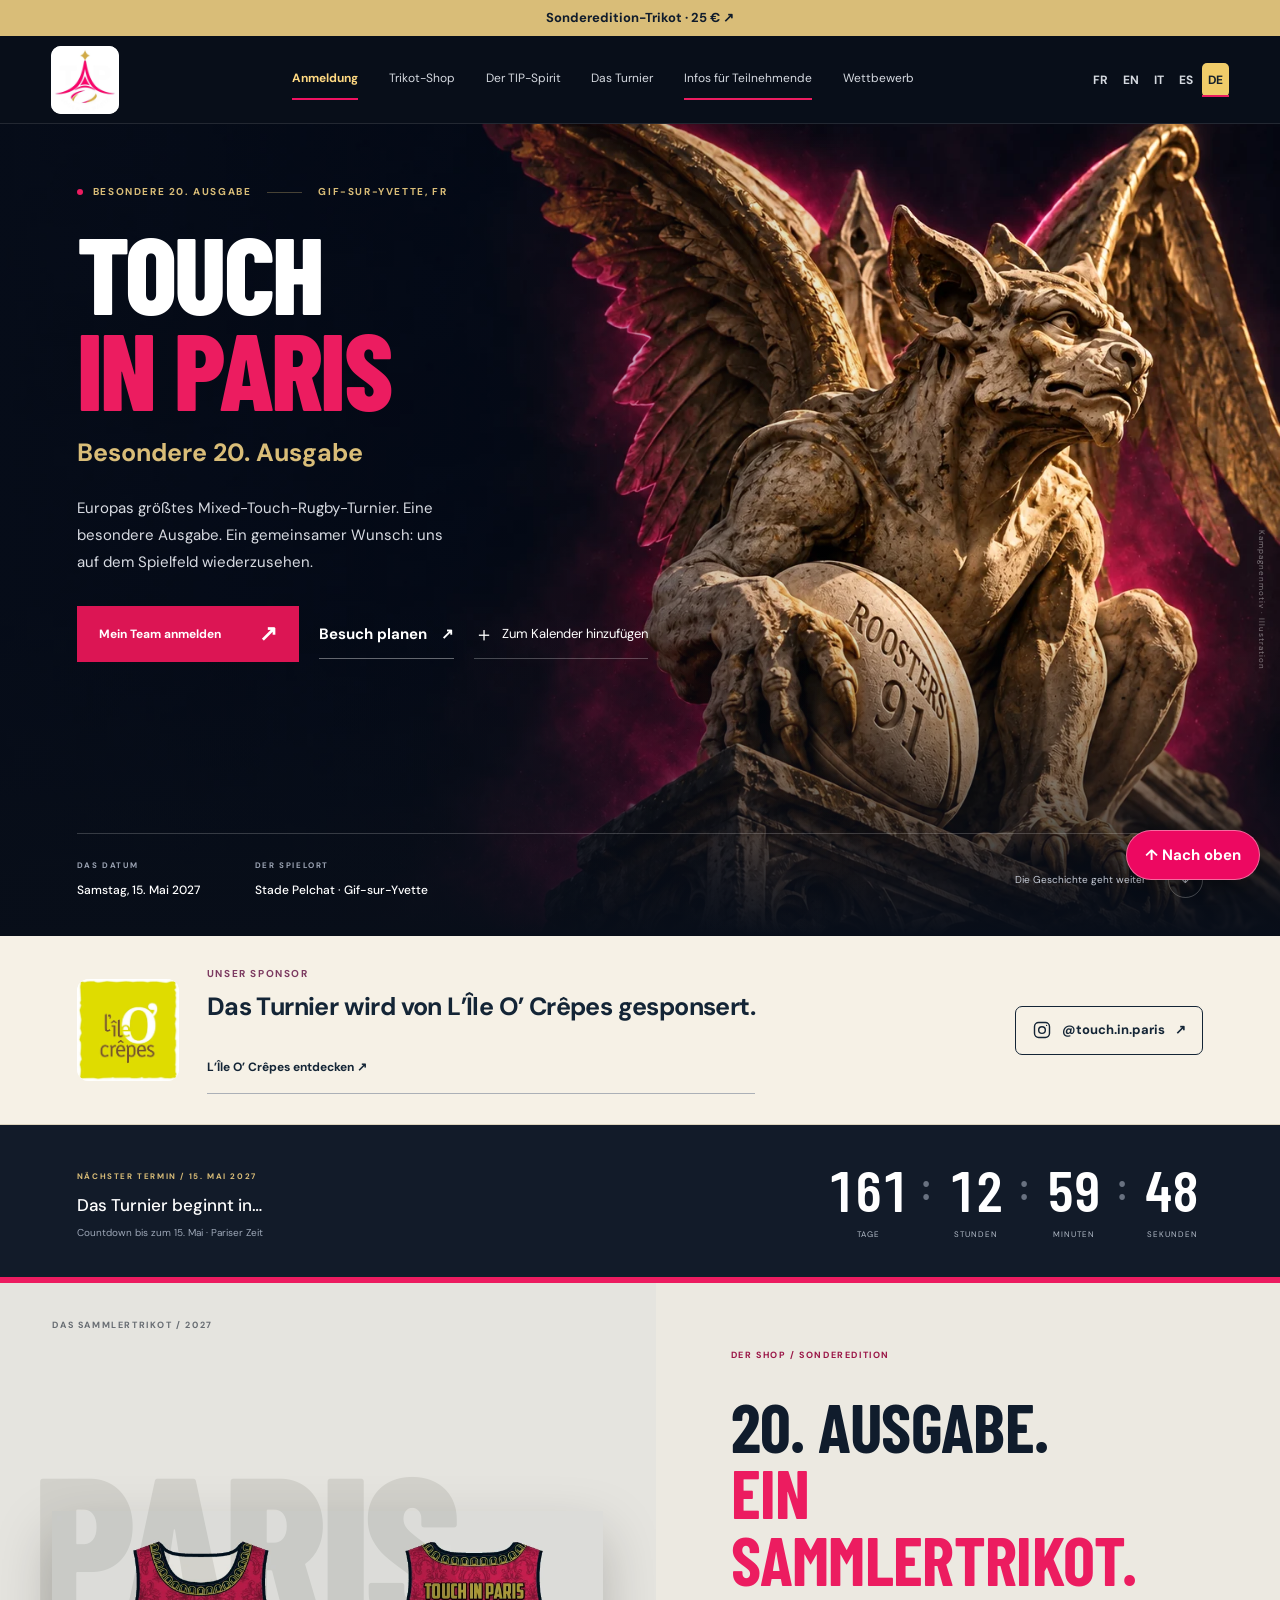
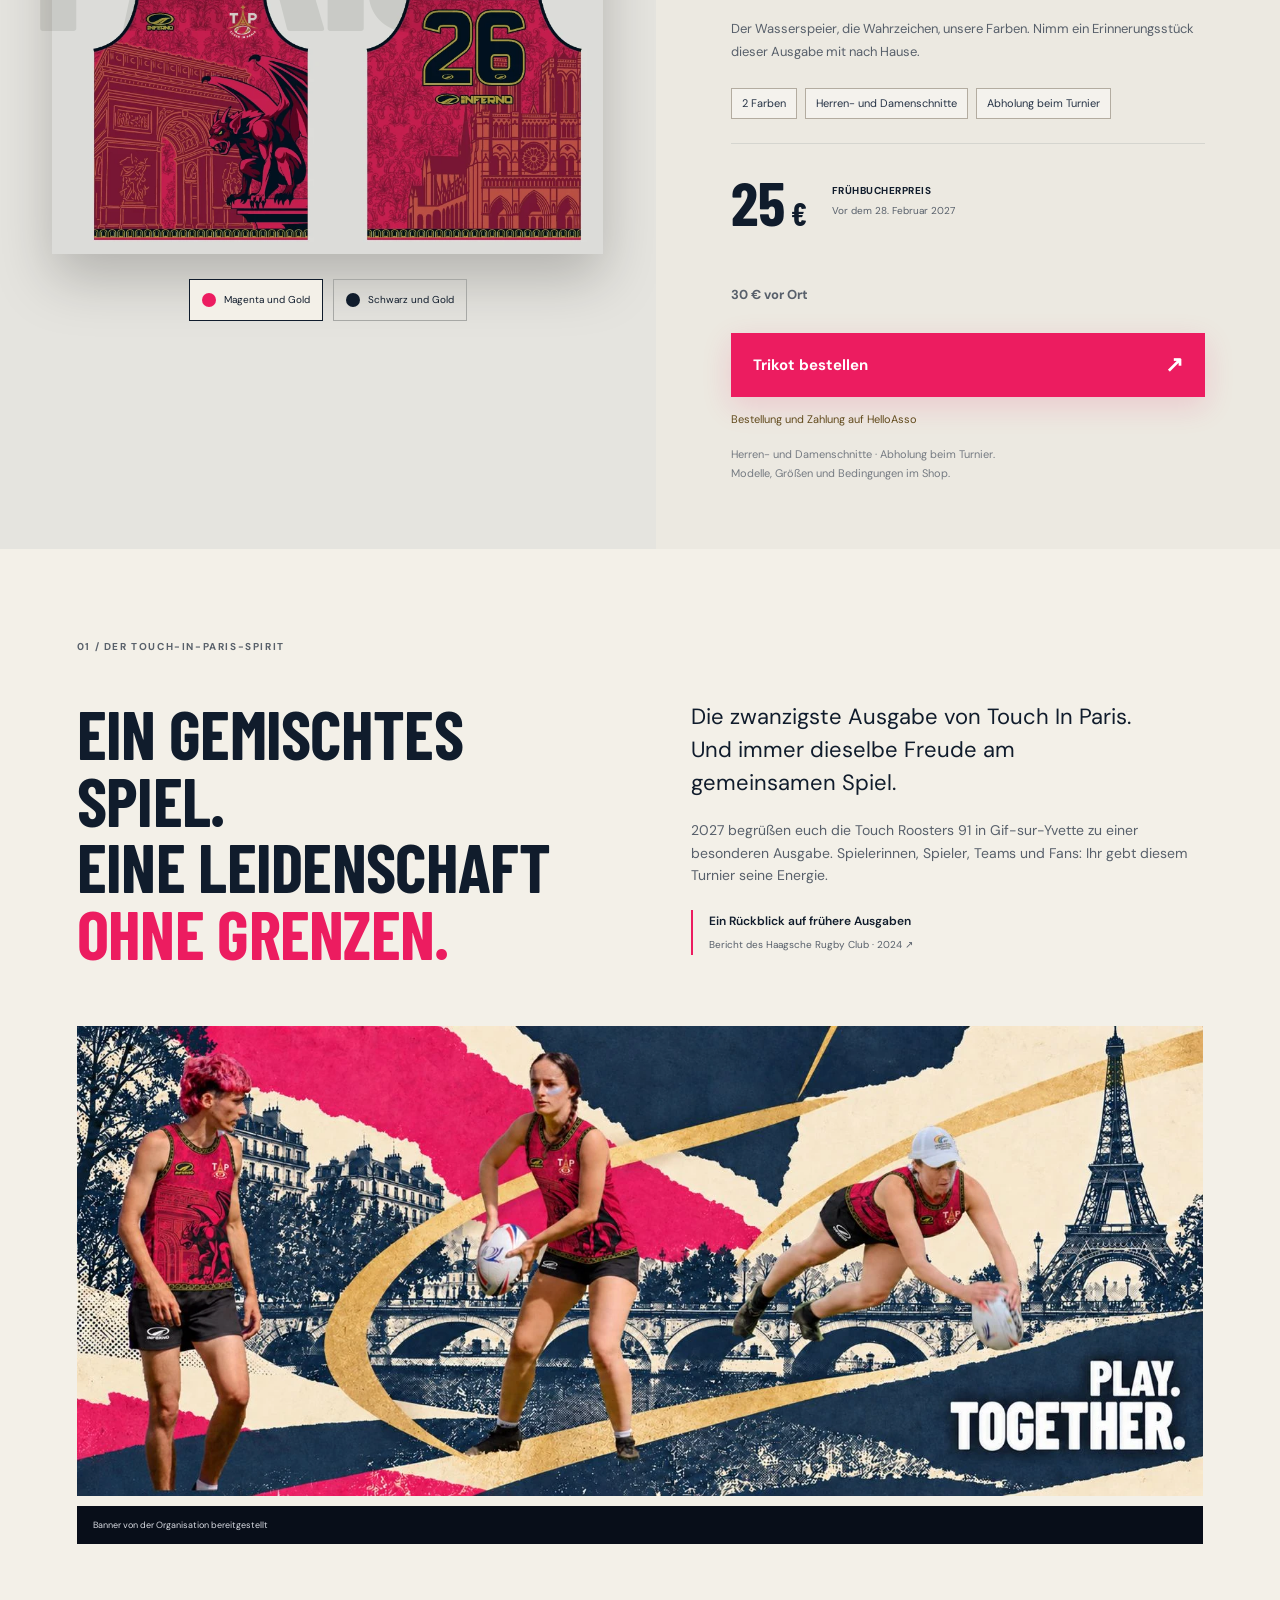
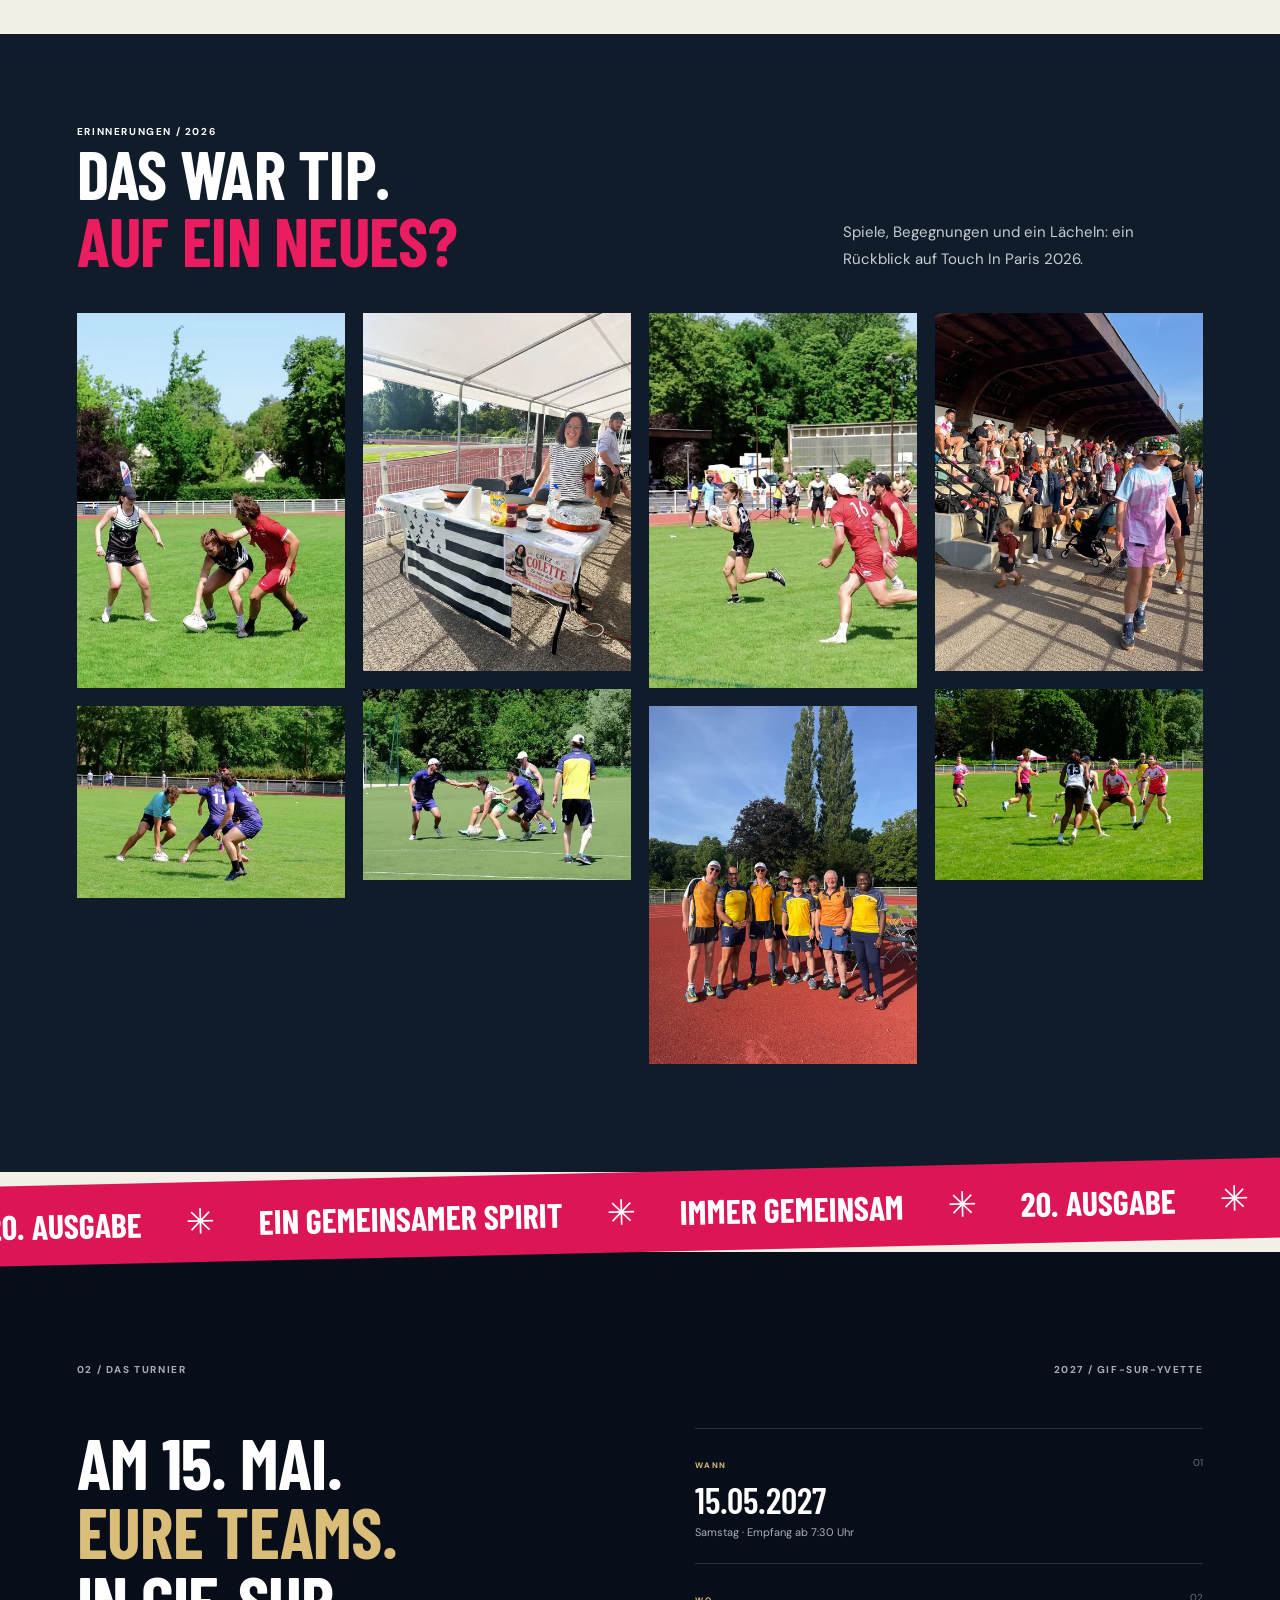
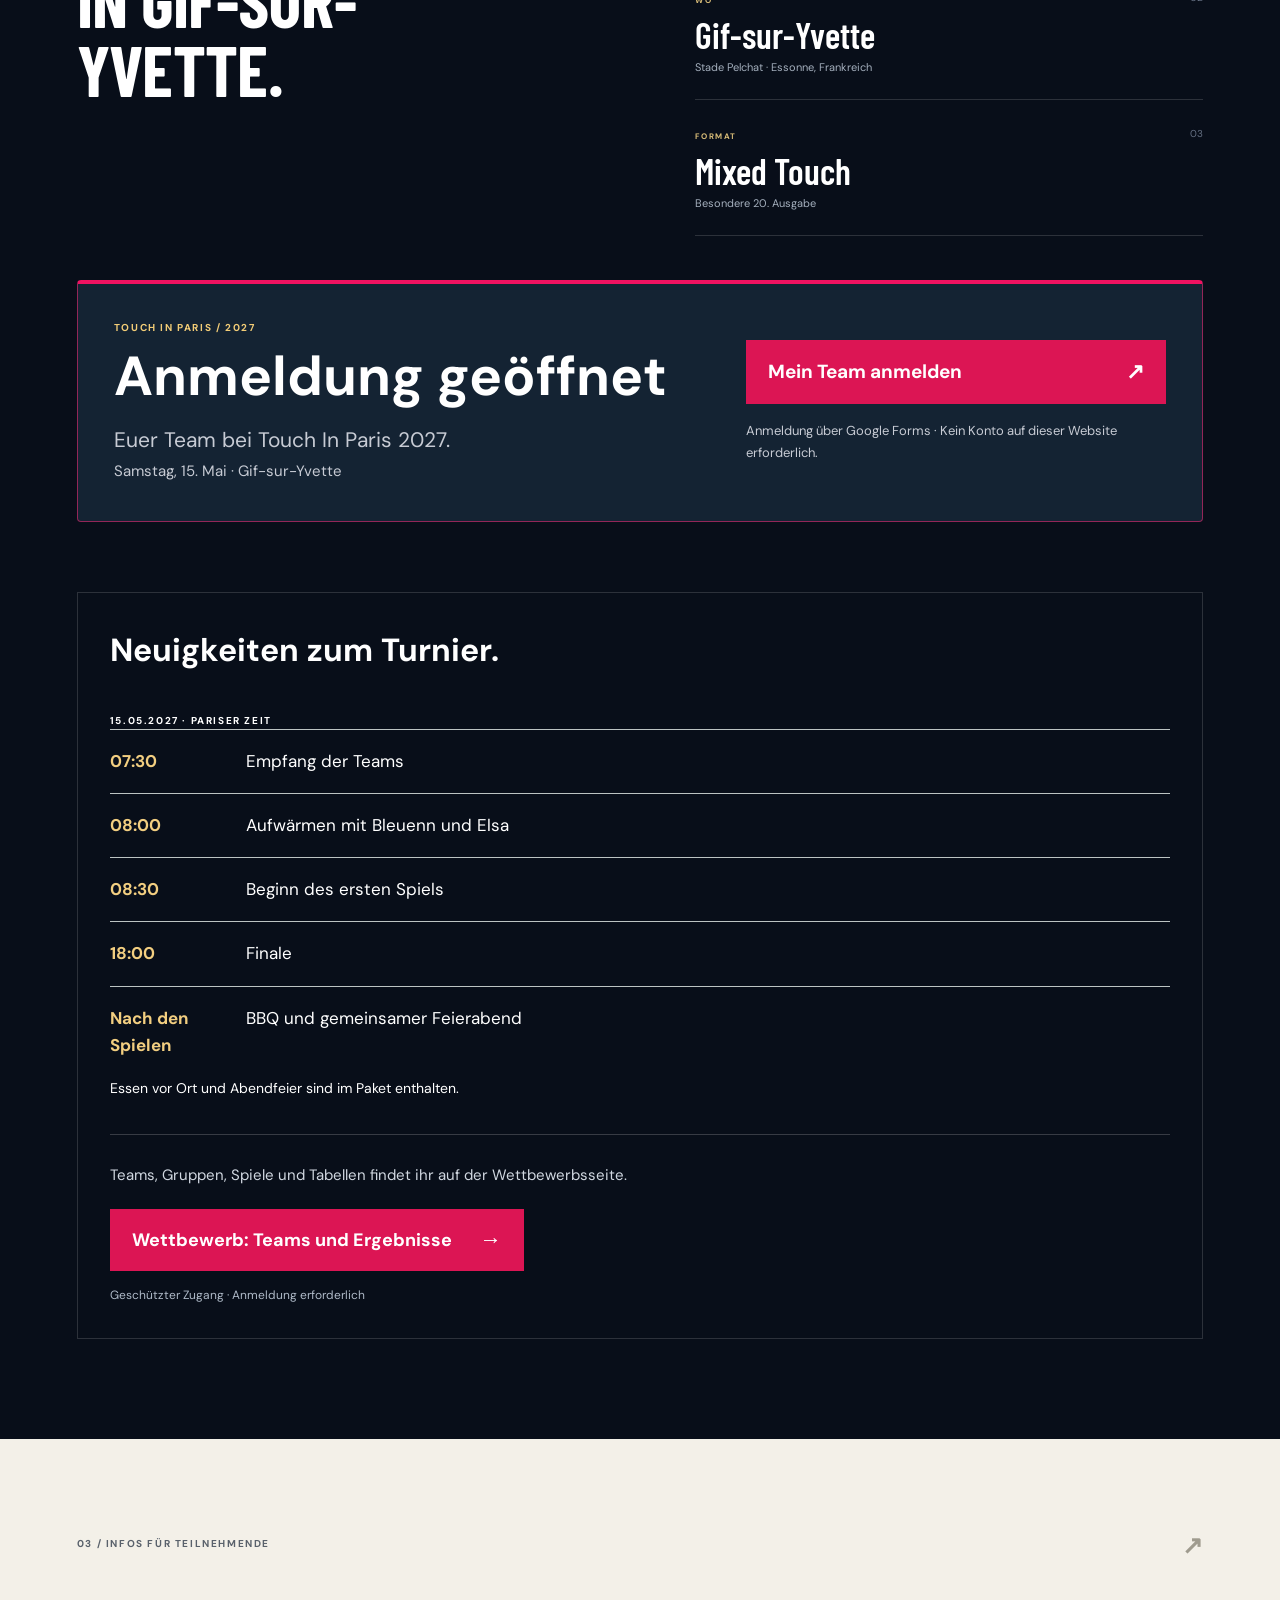
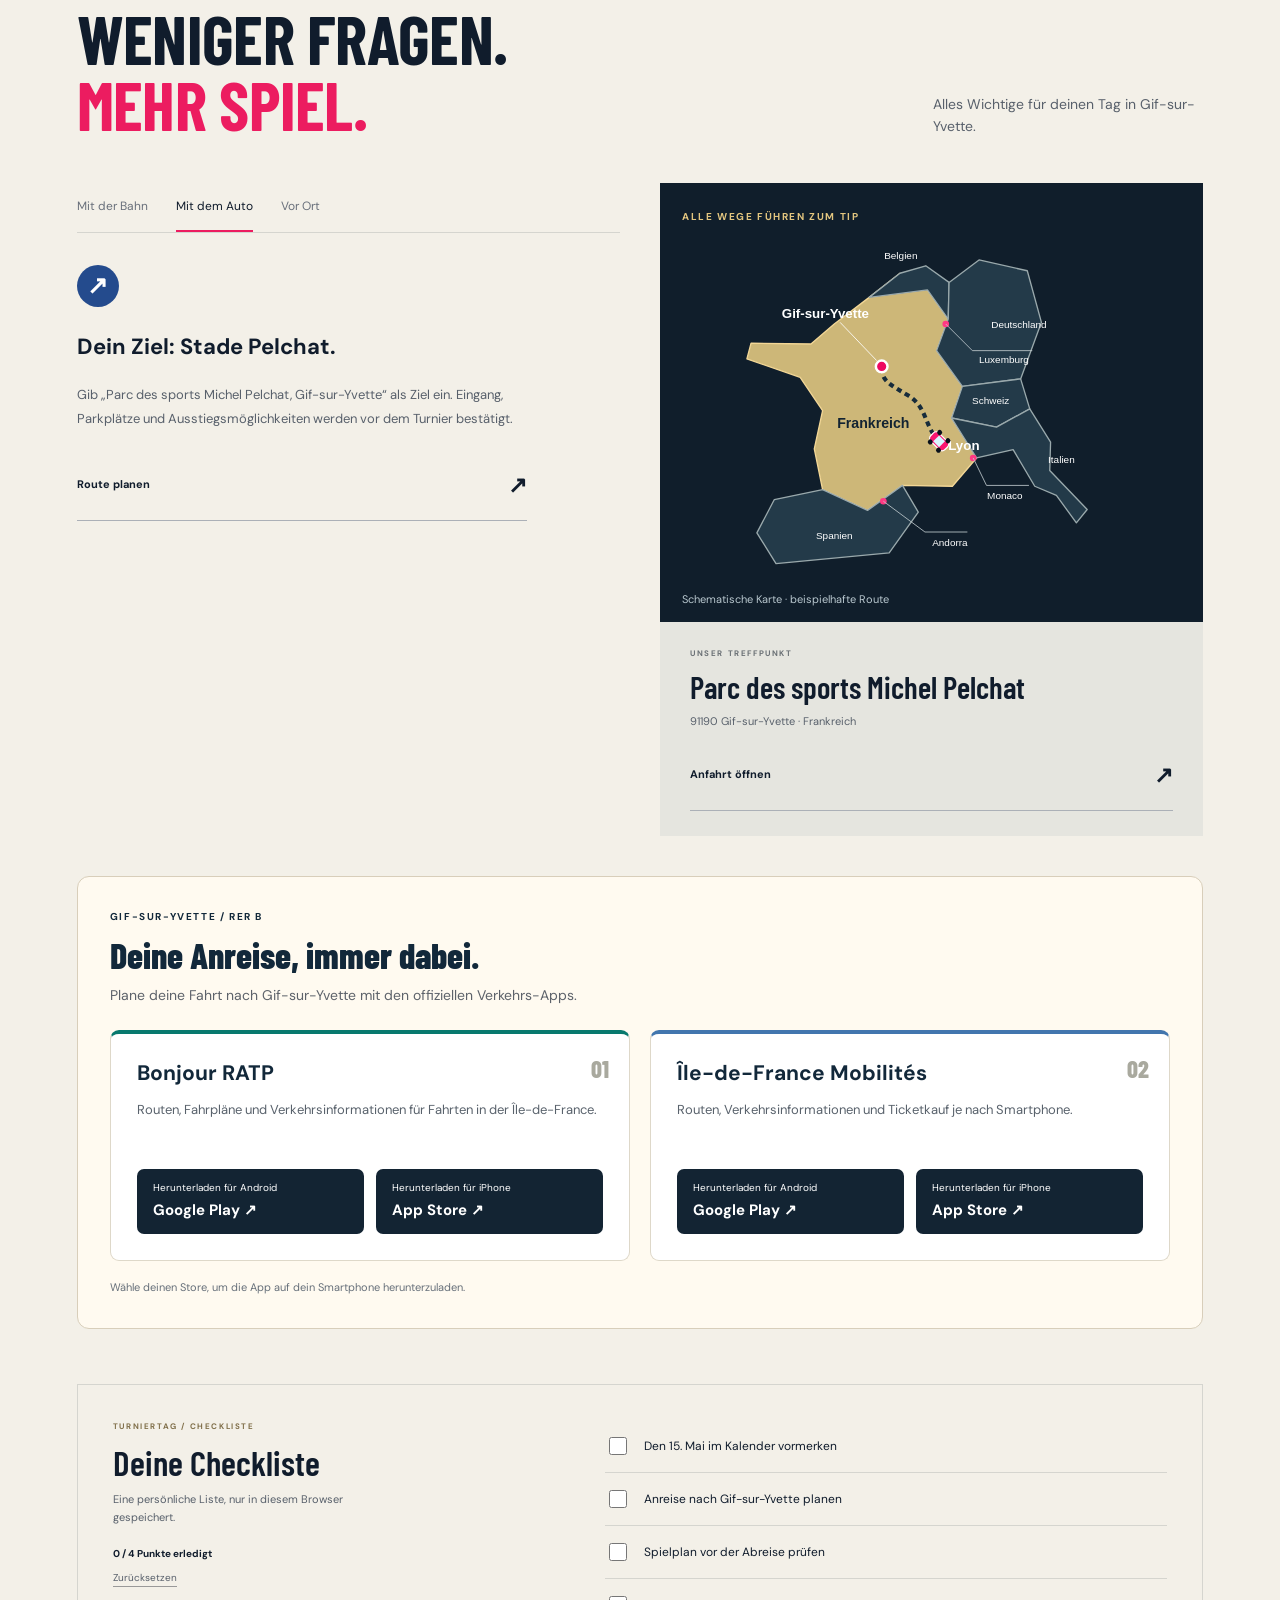
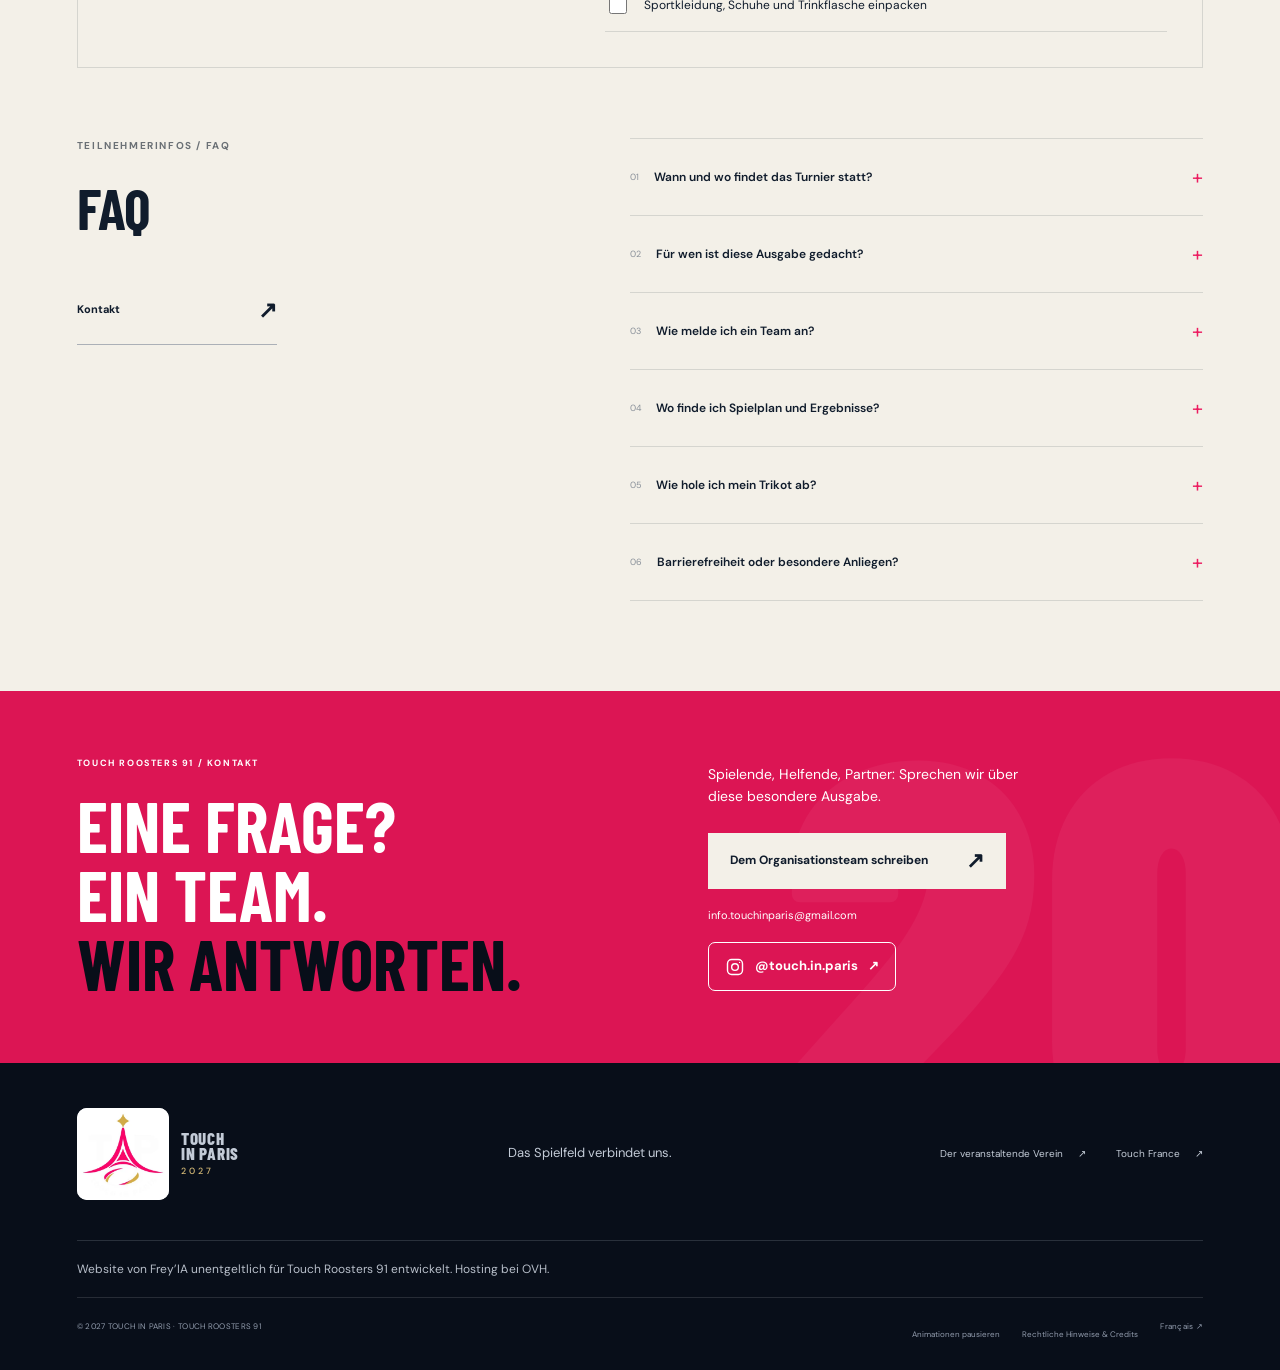
<file: de/index.html>
<!doctype html><html lang="de"><head><meta charset="utf-8"><meta name="viewport" content="width=device-width,initial-scale=1"><title>Touch In Paris 2027 — Die 20. Gemeinsam.</title><meta name="description" content="Die 20. Ausgabe von Touch In Paris. Mixed-Touch-Rugby am Samstag, 15. Mai 2027 im Stade Pelchat, Gif-sur-Yvette, Frankreich. Plane deinen Besuch."><meta name="theme-color" content="#080e19"><link rel="icon" href="/assets/favicon.443a316e2661.svg"><link rel="canonical" href="https://touchinparis.touchroosters91.com/de/"><link rel="alternate" hreflang="fr" href="https://touchinparis.touchroosters91.com/fr/"><link rel="alternate" hreflang="en" href="https://touchinparis.touchroosters91.com/en/"><link rel="alternate" hreflang="it" href="https://touchinparis.touchroosters91.com/it/"><link rel="alternate" hreflang="es" href="https://touchinparis.touchroosters91.com/es/"><link rel="alternate" hreflang="de" href="https://touchinparis.touchroosters91.com/de/"><link rel="alternate" hreflang="x-default" href="https://touchinparis.touchroosters91.com/fr/"><meta property="og:title" content="Touch In Paris 2027 — Die 20. Gemeinsam."><meta property="og:description" content="Die 20. Ausgabe von Touch In Paris. Mixed-Touch-Rugby am Samstag, 15. Mai 2027 im Stade Pelchat, Gif-sur-Yvette, Frankreich. Plane deinen Besuch."><meta property="og:image" content="https://touchinparis.touchroosters91.com/assets/hero-roosters-1536.bbb9d76f201a.webp"><meta property="og:type" content="website"><meta property="og:url" content="https://touchinparis.touchroosters91.com/de/"><link rel="stylesheet" href="/style.3a918b6869d3.css"><script type="application/ld+json">{"@context":"https://schema.org","@type":"SportsEvent","name":"Touch In Paris 2027 — Besondere 20. Ausgabe","startDate":"2027-05-15T07:30:00+02:00","eventStatus":"https://schema.org/EventScheduled","eventAttendanceMode":"https://schema.org/OfflineEventAttendanceMode","sport":"Touch rugby","location":{"@type":"Place","name":"Stade Pelchat","address":{"@type":"PostalAddress","addressLocality":"Gif-sur-Yvette","postalCode":"91190","addressCountry":"FR"}},"organizer":{"@type":"Organization","name":"Touch Roosters 91","url":"https://www.touchrugby91.com/"},"image":"https://touchinparis.touchroosters91.com/assets/hero-roosters-1536.bbb9d76f201a.webp","description":"Die 20. Ausgabe von Touch In Paris. Mixed-Touch-Rugby am Samstag, 15. Mai 2027 im Stade Pelchat, Gif-sur-Yvette, Frankreich. Plane deinen Besuch.","url":"https://touchinparis.touchroosters91.com/de/"}</script></head><body id="top">
<a class="shop-announcement" href="#collector"><strong>Sonderedition-Trikot · 25 € <span aria-hidden="true">↗</span></strong></a><a class="skip" href="#main">Zum Inhalt</a><header class="header"><a class="brand" href="/de/" aria-label="Touch In Paris"><img class="tip-logo" src="/assets/tip-logo-optimized.e0677d0e77f4.webp" alt="Touch In Paris" width="1254" height="1254"><span class="brand-name">TOUCH<br>IN PARIS<span class="brand-year">2027</span></span></a><button class="menu-toggle" aria-expanded="false" aria-controls="navigation" aria-label="Menü öffnen"><span></span><span></span></button><nav id="navigation" aria-label="Hauptnavigation"><a class="nav-registration" href="#inscriptions">Anmeldung</a><a href="#collector">Trikot-Shop</a><a href="#spirit">Der TIP-Spirit</a><a href="#event">Das Turnier</a><a href="#guide">Infos für Teilnehmende</a><a href="/competition/?lang=de">Wettbewerb</a></nav><div class="header-end"><nav class="language-links" aria-label="Sprache"><a href="/fr/" lang="fr" hreflang="fr" >FR</a><a href="/en/" lang="en" hreflang="en" >EN</a><a href="/it/" lang="it" hreflang="it" >IT</a><a href="/es/" lang="es" hreflang="es" >ES</a><a href="/de/" lang="de" hreflang="de" aria-current="page">DE</a></nav></div></header>
<main id="main"><section class="hero" aria-labelledby="hero-title"><img class="hero-art" src="/assets/hero-roosters-1536.bbb9d76f201a.webp" srcset="/assets/hero-roosters-768.531aa483f2ea.webp 768w, /assets/hero-roosters-1152.deb929ac3925.webp 1152w, /assets/hero-roosters-1536.bbb9d76f201a.webp 1536w" sizes="(max-width:600px) 150vw, 100vw" width="1536" height="1024" alt="" fetchpriority="high"><div class="hero-shade"></div><div class="hero-content"><p class="overline"><span class="dot"></span> Besondere 20. Ausgabe <span class="edition-rule"></span> GIF-SUR-YVETTE, FR</p><h1 id="hero-title">TOUCH<br><em>IN PARIS</em></h1><p class="hero-edition">Besondere 20. Ausgabe</p><p class="hero-intro">Europas größtes Mixed-Touch-Rugby-Turnier. Eine besondere Ausgabe. Ein gemeinsamer Wunsch: uns auf dem Spielfeld wiederzusehen.</p><div class="hero-actions"><a class="button pink registration-hero" href="https://forms.gle/b6BH2EF2GSboThge6" target="_blank" rel="noopener noreferrer">Mein Team anmelden<span aria-hidden="true">↗</span></a><a class="visit-link" href="#guide">Besuch planen<span aria-hidden="true">↗</span></a><a class="calendar-link" href="/tip-2027-de.ics" download><span aria-hidden="true">＋</span>Zum Kalender hinzufügen</a></div></div><div class="hero-bottom"><div><span class="tiny">DAS DATUM</span><strong>Samstag, 15. Mai 2027</strong></div><div><span class="tiny">DER SPIELORT</span><strong>Stade Pelchat · Gif-sur-Yvette</strong></div><a href="#spirit" class="scroll-cue">Die Geschichte geht weiter<span>↓</span></a></div><span class="art-credit">Kampagnenmotiv · Illustration</span></section>
<section class="sponsor-band" aria-label="UNSER SPONSOR"><a class="sponsor-logo" href="https://www.ileocrepes.com/" target="_blank" rel="noopener noreferrer"><img src="/assets/ileo-crepes-optimized.076aefcd7d83.webp" width="447" height="447" alt="L’Île O’ Crêpes" loading="lazy"></a><div><p class="overline">UNSER SPONSOR</p><h2>Das Turnier wird von L’Île O’ Crêpes gesponsert.</h2><a class="text-link" href="https://www.ileocrepes.com/" target="_blank" rel="noopener noreferrer">L’Île O’ Crêpes entdecken ↗</a></div><a class="instagram-link" href="https://www.instagram.com/touch.in.paris/" aria-label="Dem Turnier auf Instagram folgen · @touch.in.paris" target="_blank" rel="noopener noreferrer"><svg viewBox="0 0 24 24" width="20" height="20" fill="none" stroke="currentColor" stroke-width="1.7" aria-hidden="true"><rect x="3" y="3" width="18" height="18" rx="5"/><circle cx="12" cy="12" r="4"/><circle cx="17.5" cy="6.5" r=".8" fill="currentColor" stroke="none"/></svg><span>@touch.in.paris</span><span aria-hidden="true">↗</span></a></section>
<section class="countdown-bar" aria-label="Countdown"><div><span class="overline">NÄCHSTER TERMIN / 15. MAI 2027</span><h2>Das Turnier beginnt in…</h2><p>Countdown bis zum 15. Mai · Pariser Zeit</p></div><div class="countdown" role="timer" aria-label="Countdown bis zum 15. Mai · Pariser Zeit" data-day="Heute ist Turniertag." data-ended="Danke für diese 20. Ausgabe."><div><strong data-count="0">--</strong><span>Tage</span></div><div><strong data-count="1">--</strong><span>Stunden</span></div><div><strong data-count="2">--</strong><span>Minuten</span></div><div><strong data-count="3">--</strong><span>Sekunden</span></div></div></section>
<section id="collector" class="collector"><div class="jersey-stage"><span class="overline">DAS SAMMLERTRIKOT / 2027</span><span class="jersey-backdrop" aria-hidden="true">PARIS</span><img id="jersey" src="/assets/maillot-magenta.017dafd25935.webp" width="906" height="564" loading="eager" alt="Sammlertrikot, Vorder- und Rückansicht — Magenta und Gold"><div class="color-controls" role="group" aria-label="Farbe"><button type="button" data-color="magenta" data-alt="Sammlertrikot, Vorder- und Rückansicht — Magenta und Gold" aria-pressed="true"><span class="swatch magenta"></span>Magenta und Gold</button><button type="button" data-color="noir" data-alt="Sammlertrikot, Vorder- und Rückansicht — Schwarz und Gold" aria-pressed="false"><span class="swatch black"></span>Schwarz und Gold</button></div></div><div class="collector-copy"><p class="overline">DER SHOP / SONDEREDITION</p><h2 class="display">20. Ausgabe.<br><em>Ein Sammlertrikot.</em></h2><p>Der Wasserspeier, die Wahrzeichen, unsere Farben. Nimm ein Erinnerungsstück dieser Ausgabe mit nach Hause.</p><div class="shop-details"><span>2 Farben</span><span>Herren- und Damenschnitte</span><span>Abholung beim Turnier</span></div><div class="price-row"><strong>25<span> €</span></strong><span>Frühbucherpreis<small>Vor dem 28. Februar 2027</small></span></div><p class="onsite-price"><strong>30 € vor Ort</strong></p><a class="button pink" href="https://www.helloasso.com/associations/touch-roosters-91/boutiques/maillot-collector-touch-in-paris-2027" target="_blank" rel="noopener noreferrer">Trikot bestellen<span aria-hidden="true">↗</span></a><p class="shop-payment">Bestellung und Zahlung auf HelloAsso</p><p class="shop-note">Herren- und Damenschnitte · Abholung beim Turnier.<br>Modelle, Größen und Bedingungen im Shop.</p></div></section>
<section id="spirit" class="story section"><div class="section-top"><p class="overline">01 / DER TOUCH-IN-PARIS-SPIRIT</p></div><div class="story-grid"><h2 class="display reveal">Ein gemischtes Spiel.<br>Eine Leidenschaft<br><em>ohne Grenzen.</em></h2><div class="story-copy reveal"><p class="lead">Die zwanzigste Ausgabe von Touch In Paris. Und immer dieselbe Freude am gemeinsamen Spiel.</p><p>2027 begrüßen euch die Touch Roosters 91 in Gif-sur-Yvette zu einer besonderen Ausgabe. Spielerinnen, Spieler, Teams und Fans: Ihr gebt diesem Turnier seine Energie.</p><a class="archive-link" href="https://haagscherugbyclub.nl/touch-in-paris-tournament/" target="_blank" rel="noopener noreferrer">Ein Rückblick auf frühere Ausgaben<span>Bericht des Haagsche Rugby Club · 2024 ↗</span></a></div></div><figure class="action-art supplied-banner"><img src="/assets/tip-banner-optimized.d93a05a84044.webp" width="1600" height="667" loading="lazy" alt="Touch In Paris · Play. Together."><figcaption>Banner von der Organisation bereitgestellt</figcaption></figure></section>
<section class="gallery-section section" id="memories" aria-labelledby="gallery-title"><p class="overline">ERINNERUNGEN / 2026</p><div class="gallery-heading"><h2 class="display" id="gallery-title">Das war TIP.<br><em>Auf ein Neues?</em></h2><p>Spiele, Begegnungen und ein Lächeln: ein Rückblick auf Touch In Paris 2026.</p></div><div class="gallery-grid"><button class="gallery-item" type="button" data-photo="/assets/tip-2026-1-full.be6c14c9a203.webp" aria-label="Foto vergrößern : Spielfortsetzung zwischen den Teams in Schwarz und Rot"><img src="/assets/tip-2026-1-thumb.27da6f30fa41.webp" width="871" height="1220" loading="lazy" decoding="async" alt="Spielfortsetzung zwischen den Teams in Schwarz und Rot"></button><button class="gallery-item" type="button" data-photo="/assets/tip-2026-2-full.707753f0a61d.webp" aria-label="Foto vergrößern : Spiel zwischen den Teams in Türkis und Violett"><img src="/assets/tip-2026-2-thumb.0b65741d89d2.webp" width="1080" height="771" loading="lazy" decoding="async" alt="Spiel zwischen den Teams in Türkis und Violett"></button><button class="gallery-item" type="button" data-photo="/assets/tip-2026-3-full.61b87af12d8f.webp" aria-label="Foto vergrößern : Der Crêpes-Stand Chez Colette"><img src="/assets/tip-2026-3-thumb.c9dd6c95f869.webp" width="3024" height="4032" loading="lazy" decoding="async" alt="Der Crêpes-Stand Chez Colette"></button><button class="gallery-item" type="button" data-photo="/assets/tip-2026-4-full.024a7588b396.webp" aria-label="Foto vergrößern : Spielszene unter den Augen des Schiedsrichters"><img src="/assets/tip-2026-4-thumb.6c13e8d6fe44.webp" width="1080" height="771" loading="lazy" decoding="async" alt="Spielszene unter den Augen des Schiedsrichters"></button><button class="gallery-item" type="button" data-photo="/assets/tip-2026-5-full.316afff2d353.webp" aria-label="Foto vergrößern : Lauf mit dem Ball gegen die Verteidigung in Rot"><img src="/assets/tip-2026-5-thumb.1da5578dc3a6.webp" width="930" height="1302" loading="lazy" decoding="async" alt="Lauf mit dem Ball gegen die Verteidigung in Rot"></button><button class="gallery-item" type="button" data-photo="/assets/tip-2026-6-full.b61a1e38ee6e.webp" aria-label="Foto vergrößern : Gruppenfoto der Schiedsrichter"><img src="/assets/tip-2026-6-thumb.d625b22ebf21.webp" width="3024" height="4032" loading="lazy" decoding="async" alt="Gruppenfoto der Schiedsrichter"></button><button class="gallery-item" type="button" data-photo="/assets/tip-2026-7-full.0c5992a3d41e.webp" aria-label="Foto vergrößern : Teilnehmende und Fans auf der Tribüne"><img src="/assets/tip-2026-7-thumb.96116f5623e6.webp" width="2509" height="3345" loading="lazy" decoding="async" alt="Teilnehmende und Fans auf der Tribüne"></button><button class="gallery-item" type="button" data-photo="/assets/tip-2026-8-full.5c7f2e64d362.webp" aria-label="Foto vergrößern : Mixed-Touch-Spiel zwischen den Teams in Rosa und Schwarz"><img src="/assets/tip-2026-8-thumb.35b058744903.webp" width="3738" height="2670" loading="lazy" decoding="async" alt="Mixed-Touch-Spiel zwischen den Teams in Rosa und Schwarz"></button></div></section><dialog class="photo-dialog" id="photo-viewer" aria-label="Touch In Paris 2026"><button type="button" class="photo-close" aria-label="Schließen">×</button><img alt=""><div class="photo-toolbar"><button type="button" class="photo-prev" aria-label="Vorheriges Foto">←</button><p class="photo-caption" aria-live="polite"></p><button type="button" class="photo-next" aria-label="Nächstes Foto">→</button></div></dialog>
<div class="ticker" aria-hidden="true"><div><span>20. AUSGABE</span><i>✳</i><span>EIN GEMEINSAMER SPIRIT</span><i>✳</i><span>IMMER GEMEINSAM</span><i>✳</i><span>20. AUSGABE</span><i>✳</i><span>EIN GEMEINSAMER SPIRIT</span><i>✳</i><span>IMMER GEMEINSAM</span><i>✳</i></div></div>
<section id="event" class="event-section section"><div class="section-top"><p class="overline">02 / DAS TURNIER</p><span class="overline">2027 / GIF-SUR-YVETTE</span></div><div class="event-layout"><h2 class="display reveal">AM 15. MAI.<br><em>EURE TEAMS.</em><br>IN GIF-SUR-YVETTE.</h2><div class="event-facts"><div class="fact reveal"><span class="tiny">WANN</span><h3>15.05.2027</h3><p>Samstag · Empfang ab 7:30 Uhr</p><span class="fact-index">01</span></div><div class="fact reveal"><span class="tiny">WO</span><h3>Gif-sur-Yvette</h3><p>Stade Pelchat · Essonne, Frankreich</p><span class="fact-index">02</span></div><div class="fact reveal"><span class="tiny">FORMAT</span><h3>Mixed Touch</h3><p>Besondere 20. Ausgabe</p><span class="fact-index">03</span></div></div></div><section id="inscriptions" class="registration-band section registration-open" aria-labelledby="registration-title"><div><p class="overline">TOUCH IN PARIS / 2027</p><h2 id="registration-title">Anmeldung geöffnet</h2><p class="registration-intro">Euer Team bei Touch In Paris 2027.</p><p>Samstag, 15. Mai · Gif-sur-Yvette</p></div><div class="registration-action"><a class="button pink" href="https://forms.gle/b6BH2EF2GSboThge6" target="_blank" rel="noopener noreferrer">Mein Team anmelden<span aria-hidden="true">↗</span></a><p>Anmeldung über Google Forms · Kein Konto auf dieser Website erforderlich.</p></div></section><div class="competition programme-overview"><div class="competition-heading"><h3>Neuigkeiten zum Turnier.</h3></div><div class="day-programme"><p class="overline">15.05.2027 · Pariser Zeit</p><h3>Euer Tag vor Ort</h3><ol><li><strong>07:30</strong><span>Empfang der Teams</span></li><li><strong>08:00</strong><span>Aufwärmen mit Bleuenn und Elsa</span></li><li><strong>08:30</strong><span>Beginn des ersten Spiels</span></li><li><strong>18:00</strong><span>Finale</span></li><li><strong>Nach den Spielen</strong><span>BBQ und gemeinsamer Feierabend</span></li></ol><p class="meal-note">Essen vor Ort und Abendfeier sind im Paket enthalten.</p></div><div class="competition-access"><p>Teams, Gruppen, Spiele und Tabellen findet ihr auf der Wettbewerbsseite.</p><a class="button pink competition-entry" href="/competition/?lang=de">Wettbewerb: Teams und Ergebnisse<span aria-hidden="true">→</span></a><p class="competition-access-note">Geschützter Zugang · Anmeldung erforderlich</p></div></div></section>
<section id="guide" class="guide section"><div class="section-top"><p class="overline">03 / INFOS FÜR TEILNEHMENDE</p><span class="index-mark">↗</span></div><div class="guide-heading"><h2 class="display reveal">Weniger Fragen.<br><em>Mehr Spiel.</em></h2><p>Alles Wichtige für deinen Tag in Gif-sur-Yvette.</p></div><div class="guide-grid"><div class="travel"><div class="tabs" role="tablist" aria-label="Anreise und Ankunft"><button role="tab" id="travel-tab-0" aria-controls="travel-panel-0 travel-visual-0" aria-selected="false" tabindex="-1">Mit der Bahn</button><button role="tab" id="travel-tab-1" aria-controls="travel-panel-1 travel-visual-1" aria-selected="true" tabindex="0">Mit dem Auto</button><button role="tab" id="travel-tab-2" aria-controls="travel-panel-2 travel-visual-2" aria-selected="false" tabindex="-1">Vor Ort</button></div><div id="travel-panel-0" class="travel-panel" role="tabpanel" aria-labelledby="travel-tab-0" hidden><span class="route-icon" aria-hidden="true">B</span><h3>Die RER B bringt dich zum Spielort.</h3><p>Nimm die RER B Richtung Saint-Rémy-lès-Chevreuse bis Gif-sur-Yvette. Prüfe vor der Fahrt die Fahrpläne und Bauarbeiten. Den Turniereingang bestätigt die Organisation.</p><a class="text-link" href="https://www.google.com/maps/search/?api=1&query=Parc+des+sports+Michel+Pelchat+Gif-sur-Yvette" target="_blank" rel="noopener noreferrer">Google Maps<span aria-hidden="true">↗</span></a></div><div id="travel-panel-1" class="travel-panel" role="tabpanel" aria-labelledby="travel-tab-1" ><span class="route-icon" aria-hidden="true">↗</span><h3>Dein Ziel: Stade Pelchat.</h3><p>Gib „Parc des sports Michel Pelchat, Gif-sur-Yvette“ als Ziel ein. Eingang, Parkplätze und Ausstiegsmöglichkeiten werden vor dem Turnier bestätigt.</p><a class="text-link" href="https://www.google.com/maps/search/?api=1&query=Parc+des+sports+Michel+Pelchat+Gif-sur-Yvette" target="_blank" rel="noopener noreferrer">Route planen<span aria-hidden="true">↗</span></a></div><div id="travel-panel-2" class="travel-panel" role="tabpanel" aria-labelledby="travel-tab-2" hidden><span class="route-icon" aria-hidden="true">◎</span><h3>Euer Tag vor Ort</h3><p>Essen vor Ort und Abendfeier sind im Paket enthalten.</p><a class="text-link" href="mailto:info.touchinparis@gmail.com">Organisation kontaktieren<span aria-hidden="true">↗</span></a></div></div><div class="venue-card"><div id="travel-visual-0" hidden role="tabpanel" aria-labelledby="travel-tab-0"><div class="route-map" aria-hidden="true"><svg viewBox="0 0 600 300" fill="none"><path class="map-grid" d="M0 70H600M0 150H600M0 230H600M100 0V300M200 0V300M300 0V300M400 0V300M500 0V300"/><path class="map-river" d="M600 50C420 170 450 30 300 80S210 280 0 250"/><path class="map-route" d="M425 65L350 65L350 145L245 145L245 230L165 230"/><circle cx="425" cy="65" r="7"/><circle cx="165" cy="230" r="10"/><text x="445" y="70">Paris</text><text x="175" y="265">Gif-sur-Yvette</text><rect x="270" y="130" width="30" height="30" rx="15"/><text class="line-b" x="280" y="151">B</text></svg><span>Lageskizze · nicht maßstabsgetreu</span></div></div><div id="travel-visual-1" role="tabpanel" aria-labelledby="travel-tab-1"><div class="road-card"><p class="overline">Alle Wege führen zum TIP</p><svg class="europe-map" viewBox="0 0 600 440" role="img" aria-label="Frankreich, Belgien, Luxemburg, Deutschland, Schweiz, Italien, Spanien, Andorra, Monaco"><g class="countries"><path d="M225 87L262 58 295 78 320 113 306 151 337 194 324 232 354 280 325 314 265 313 223 343 169 318 159 269 169 223 142 183 78 161 83 142 155 143 183 119Z" class="france"/><path d="M225 87L262 58 293 49 321 69 320 113 295 78Z"/><path d="M321 69L357 42 415 55 432 117 407 185 337 194 306 151 320 113Z"/><path d="M337 194L407 185 418 221 378 243 324 232Z"/><path d="M378 243L418 221 443 261 442 295 487 342 474 358 450 325 424 314 398 270 354 280 324 232Z"/><path d="M169 318L223 343 265 313 284 345 249 394 113 407 90 370 111 330Z"/></g><g class="country-labels"><text x="230" y="244">Frankreich</text><text x="263" y="41">Belgien</text><text x="405" y="124">Deutschland</text><text x="371" y="215">Schweiz</text><text x="456" y="286">Italien</text><text x="183" y="377">Spanien</text><circle cx="317" cy="119" r="4"/><path d="M317 119L349 151H421"/><text x="387" y="166">Luxemburg</text><circle cx="242" cy="332" r="4"/><path d="M242 332L292 369H343"/><text x="322" y="386">Andorra</text><circle cx="350" cy="280" r="4"/><path d="M350 280L366 313H417"/><text x="388" y="329">Monaco</text></g><path class="road-track" d="M309 260C291 242 295 219 272 205S240 188 240 170"/><text class="destination-label" x="320" y="270">Lyon</text><g class="road-car"><rect x="-12" y="-7" width="24" height="14" rx="5"/><path d="M-5-5H5V5H-5Z"/><circle cx="-7" cy="-8" r="3"/><circle cx="7" cy="-8" r="3"/><circle cx="-7" cy="8" r="3"/><circle cx="7" cy="8" r="3"/></g><circle class="destination" cx="240" cy="170" r="7"/><text class="destination-label" x="120" y="112">Gif-sur-Yvette</text><path class="pin-line" d="M190 117L234 163"/></svg><p class="map-disclaimer">Schematische Karte · beispielhafte Route</p></div></div><div id="travel-visual-2" role="tabpanel" aria-labelledby="travel-tab-2" hidden><div class="day-programme"><p class="overline">15.05.2027 · Pariser Zeit</p><h3>Euer Tag vor Ort</h3><ol><li><strong>07:30</strong><span>Empfang der Teams</span></li><li><strong>08:00</strong><span>Aufwärmen mit Bleuenn und Elsa</span></li><li><strong>08:30</strong><span>Beginn des ersten Spiels</span></li><li><strong>18:00</strong><span>Finale</span></li><li><strong>Nach den Spielen</strong><span>BBQ und gemeinsamer Feierabend</span></li></ol><p class="meal-note">Essen vor Ort und Abendfeier sind im Paket enthalten.</p></div><div class="care-panel"><p class="overline">Für euch da</p><a href="https://www.eso-suposteo.fr/" target="_blank" rel="noopener noreferrer">Osteopathie-Team der Schule ESO ↗</a><p>＋ Ersthelfer</p></div></div><div class="venue-detail"><p class="overline">UNSER TREFFPUNKT</p><h3>Parc des sports Michel Pelchat</h3><p>91190 Gif-sur-Yvette · Frankreich</p><a class="text-link" href="https://www.google.com/maps/search/?api=1&query=Parc+des+sports+Michel+Pelchat+Gif-sur-Yvette" target="_blank" rel="noopener noreferrer">Anfahrt öffnen<span aria-hidden="true">↗</span></a></div></div></div><section class="transport-apps" aria-labelledby="transport-apps-title"><div class="transport-apps-heading"><p class="overline">GIF-SUR-YVETTE / RER B</p><h3 id="transport-apps-title">Deine Anreise, immer dabei.</h3><p>Plane deine Fahrt nach Gif-sur-Yvette mit den offiziellen Verkehrs-Apps.</p></div><div class="transport-app-grid"><article class="transport-app ratp"><span class="app-number" aria-hidden="true">01</span><h4>Bonjour RATP</h4><p>Routen, Fahrpläne und Verkehrsinformationen für Fahrten in der Île-de-France.</p><div class="store-links"><a href="https://play.google.com/store/apps/details?id=com.fabernovel.ratp&amp;hl=de" aria-label="Herunterladen für Android · Bonjour RATP" target="_blank" rel="noopener noreferrer"><small>Herunterladen für Android</small><strong>Google Play ↗</strong></a><a href="https://apps.apple.com/de/app/bonjour-ratp/id507107090" aria-label="Herunterladen für iPhone · Bonjour RATP" target="_blank" rel="noopener noreferrer"><small>Herunterladen für iPhone</small><strong>App Store ↗</strong></a></div></article><article class="transport-app idfm"><span class="app-number" aria-hidden="true">02</span><h4>Île-de-France Mobilités</h4><p>Routen, Verkehrsinformationen und Ticketkauf je nach Smartphone.</p><div class="store-links"><a href="https://play.google.com/store/apps/details?id=com.applidium.vianavigo&amp;hl=de" aria-label="Herunterladen für Android · Île-de-France Mobilités" target="_blank" rel="noopener noreferrer"><small>Herunterladen für Android</small><strong>Google Play ↗</strong></a><a href="https://apps.apple.com/de/app/%C3%AEle-de-france-mobilit%C3%A9s/id484527651" aria-label="Herunterladen für iPhone · Île-de-France Mobilités" target="_blank" rel="noopener noreferrer"><small>Herunterladen für iPhone</small><strong>App Store ↗</strong></a></div></article></div><p class="transport-apps-note">Wähle deinen Store, um die App auf dein Smartphone herunterzuladen.</p></section><div class="checklist reveal"><div><p class="overline">TURNIERTAG / CHECKLISTE</p><h3>Deine Checkliste</h3><p>Eine persönliche Liste, nur in diesem Browser gespeichert.</p><span class="check-progress" aria-live="polite" data-label="Punkte erledigt"></span><button type="button" class="reset-checklist">Zurücksetzen</button></div><div class="check-items"><label><input type="checkbox" data-check="0"><span>Den 15. Mai im Kalender vormerken</span></label><label><input type="checkbox" data-check="1"><span>Anreise nach Gif-sur-Yvette planen</span></label><label><input type="checkbox" data-check="2"><span>Spielplan vor der Abreise prüfen</span></label><label><input type="checkbox" data-check="3"><span>Sportkleidung, Schuhe und Trinkflasche einpacken</span></label></div></div>

<section id="faq" class="faq section"><div><p class="overline">TEILNEHMERINFOS / FAQ</p><h2 class="display">FAQ</h2><a class="text-link" href="mailto:info.touchinparis@gmail.com">Kontakt<span aria-hidden="true">↗</span></a></div><div class="questions"><details><summary><span class="q-index">01</span>Wann und wo findet das Turnier statt?<span class="q-plus" aria-hidden="true">+</span></summary><p>Samstag, 15. Mai 2027, Empfang ab 7:30 Uhr im Parc des sports Michel Pelchat, 91190 Gif-sur-Yvette, Frankreich. Der genaue Eingang wird vor dem Turnier bekannt gegeben.</p></details><details><summary><span class="q-index">02</span>Für wen ist diese Ausgabe gedacht?<span class="q-plus" aria-hidden="true">+</span></summary><p>Touch In Paris 2027 ist ein Mixed-Touch-Rugby-Turnier. Teilnahmebedingungen und Anmeldung bitte mit der Organisation klären.</p></details><details><summary><span class="q-index">03</span>Wie melde ich ein Team an?<span class="q-plus" aria-hidden="true">+</span></summary><p>Die Anmeldung ist geöffnet. Über „Mein Team anmelden“ öffnet sich das Google-Forms-Formular in einem neuen Tab. Auf dieser Website ist kein Konto erforderlich.</p></details><details><summary><span class="q-index">04</span>Wo finde ich Spielplan und Ergebnisse?<span class="q-plus" aria-hidden="true">+</span></summary><p>Im Turnierbereich stehen Ankündigungen zu Spielplan, Teams und Ergebnissen. Die Detailansicht befindet sich auf der geschützten Seite Wettbewerb.</p></details><details><summary><span class="q-index">05</span>Wie hole ich mein Trikot ab?<span class="q-plus" aria-hidden="true">+</span></summary><p>Die Abholung ist beim Turnier am Samstag, 15. Mai 2027 vorgesehen. Wähle Modell und Größe im HelloAsso-Shop; dort stehen auch die Bestellbedingungen.</p></details><details><summary><span class="q-index">06</span>Barrierefreiheit oder besondere Anliegen?<span class="q-plus" aria-hidden="true">+</span></summary><p>Schreibe an info.touchinparis@gmail.com, um deinen Besuch zu planen. Angaben zur Barrierefreiheit werden vor dem Turnier bestätigt.</p></details></div></section></section>
<section class="contact-band"><div><p class="overline">TOUCH ROOSTERS 91 / KONTAKT</p><h2>EINE FRAGE?<br>EIN TEAM.<br><em>WIR ANTWORTEN.</em></h2></div><div><p>Spielende, Helfende, Partner: Sprechen wir über diese besondere Ausgabe.</p><a class="button light" href="mailto:info.touchinparis@gmail.com">Dem Organisationsteam schreiben<span aria-hidden="true">↗</span></a><p class="contact-email">info.touchinparis@gmail.com</p><a class="instagram-link" href="https://www.instagram.com/touch.in.paris/" aria-label="Dem Turnier auf Instagram folgen · @touch.in.paris" target="_blank" rel="noopener noreferrer"><svg viewBox="0 0 24 24" width="20" height="20" fill="none" stroke="currentColor" stroke-width="1.7" aria-hidden="true"><rect x="3" y="3" width="18" height="18" rx="5"/><circle cx="12" cy="12" r="4"/><circle cx="17.5" cy="6.5" r=".8" fill="currentColor" stroke="none"/></svg><span>@touch.in.paris</span><span aria-hidden="true">↗</span></a></div><span class="contact-20" aria-hidden="true">20</span></section>
</main><footer><div class="footer-main"><a class="brand" href="/de/"><img class="tip-logo" src="/assets/tip-logo-optimized.e0677d0e77f4.webp" alt="Touch In Paris" width="1254" height="1254"><span class="brand-name">TOUCH<br>IN PARIS<span class="brand-year">2027</span></span></a><p>Das Spielfeld verbindet uns.</p><div><a href="https://www.touchrugby91.com/" target="_blank" rel="noopener noreferrer">Der veranstaltende Verein<span aria-hidden="true">↗</span></a><a href="https://touchfrance.fr/" target="_blank" rel="noopener noreferrer">Touch France<span aria-hidden="true">↗</span></a></div></div><p class="development-credit">Website von Frey’IA unentgeltlich für Touch Roosters 91 entwickelt. Hosting bei OVH.</p><div class="footer-bottom"><span>© 2027 TOUCH IN PARIS · TOUCH ROOSTERS 91</span><div><button class="motion-toggle" data-pause="Animationen pausieren" data-resume="Animationen fortsetzen" aria-pressed="false">Animationen pausieren</button><button data-open-dialog>Rechtliche Hinweise & Credits</button><a href="/fr/" lang="fr">Français ↗</a></div></div></footer><dialog id="credits"><button class="dialog-close" aria-label="Schließen">×</button><p class="overline">TOUCH IN PARIS 2027</p><h2>Über diese Website</h2><p>Touch In Paris 2027 · 20. Ausgabe. Organisation: Touch Roosters 91. Kontakt: info.touchinparis@gmail.com. Der Wasserspeier auf der Startseite ist eine KI-Illustration. Logo, Banner und Trikotbilder stammen von der Organisation. Die öffentliche Website enthält keine Erfassungsformulare oder Analysewerkzeuge. Checkliste und Sprache nutzen den lokalen Browserspeicher. Der Wettbewerbsbereich verwendet ein Sitzungscookie für den Zugang. Für externe Dienste gelten deren eigene Bedingungen. Website von Frey’IA unentgeltlich für Touch Roosters 91 entwickelt. Hosting bei OVH.</p><p class="legal-detail">Herausgeber: Touch Roosters 91. Verantwortlich für die Veröffentlichung: Arnaud LEVEQUE. Hosting: OVH.</p><a class="text-link" href="mailto:info.touchinparis@gmail.com">Kontakt<span aria-hidden="true">↗</span></a></dialog><a class="back-to-top" href="#top" aria-label="Nach oben">↑ Nach oben</a><script src="/language-preference.7ca8c36c5efc.js" defer></script><script src="/app.49f3cd8264a4.js" defer></script></body></html>
</file>
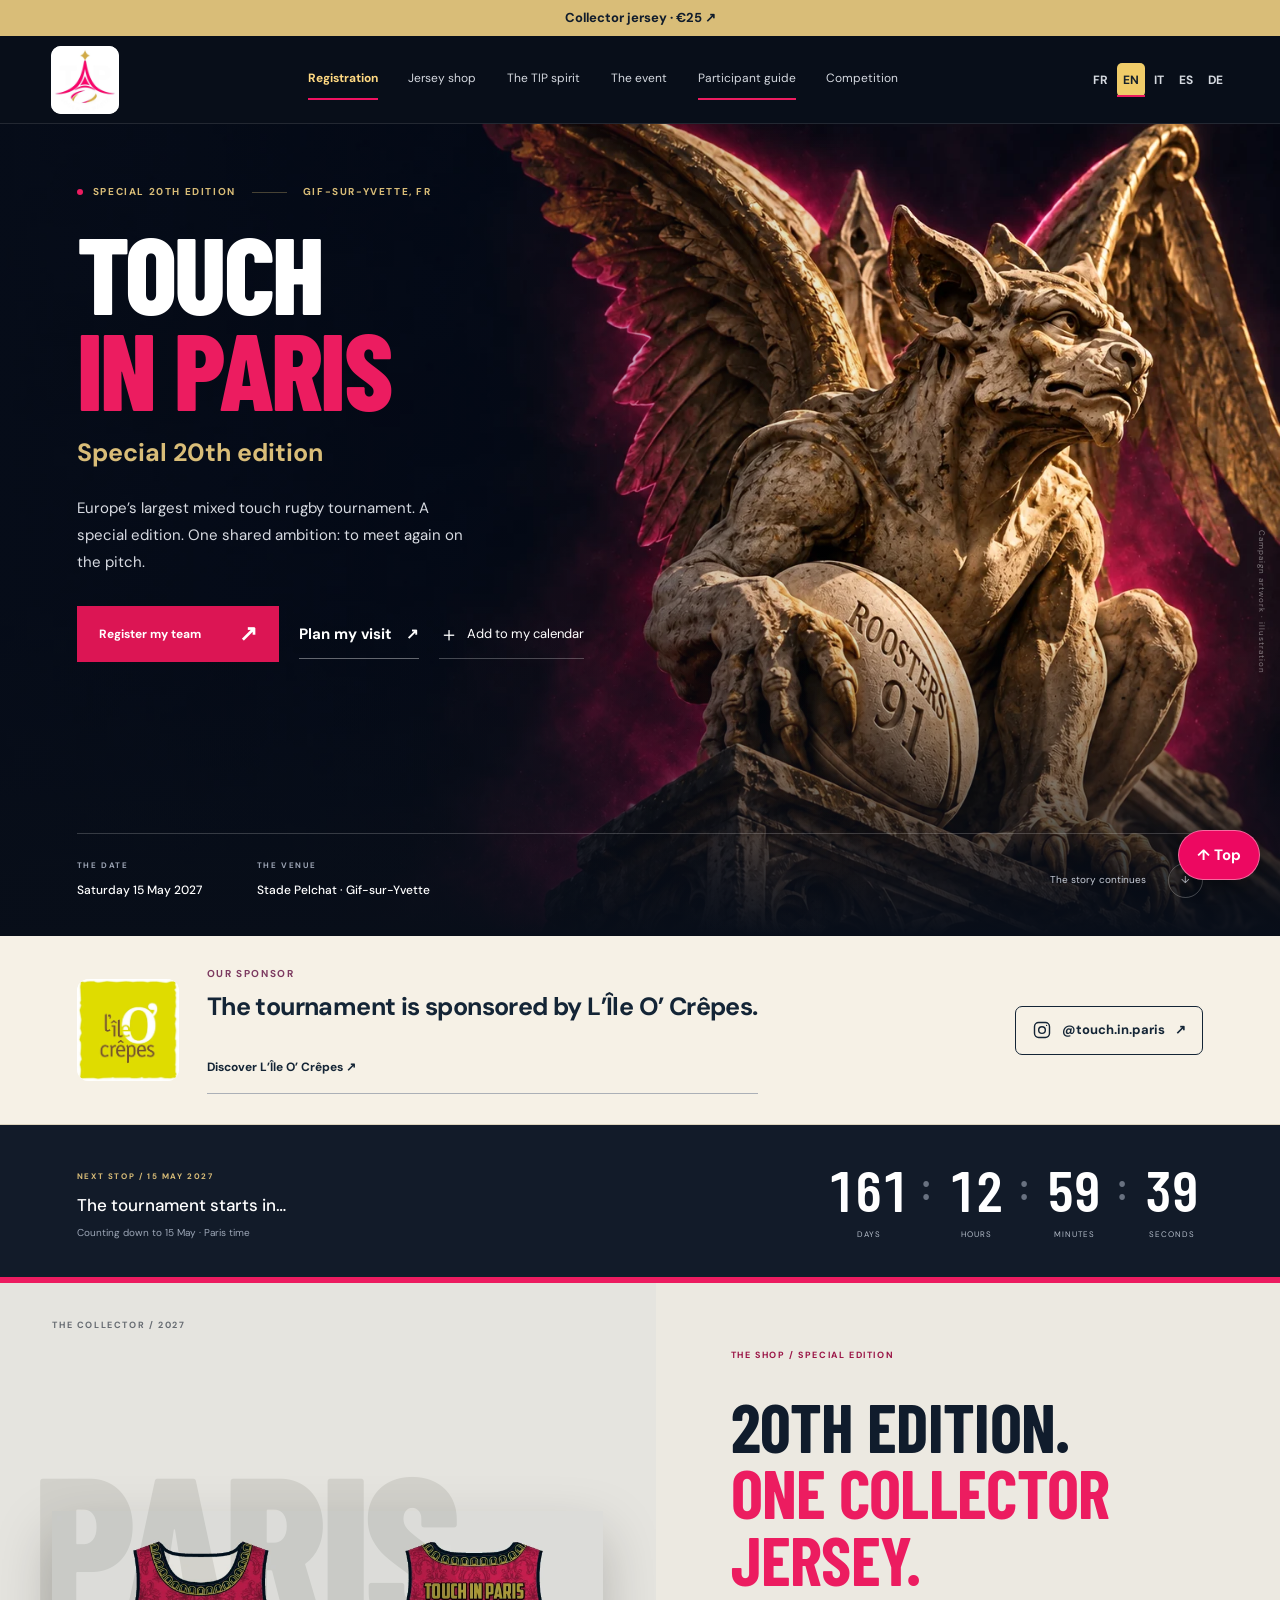
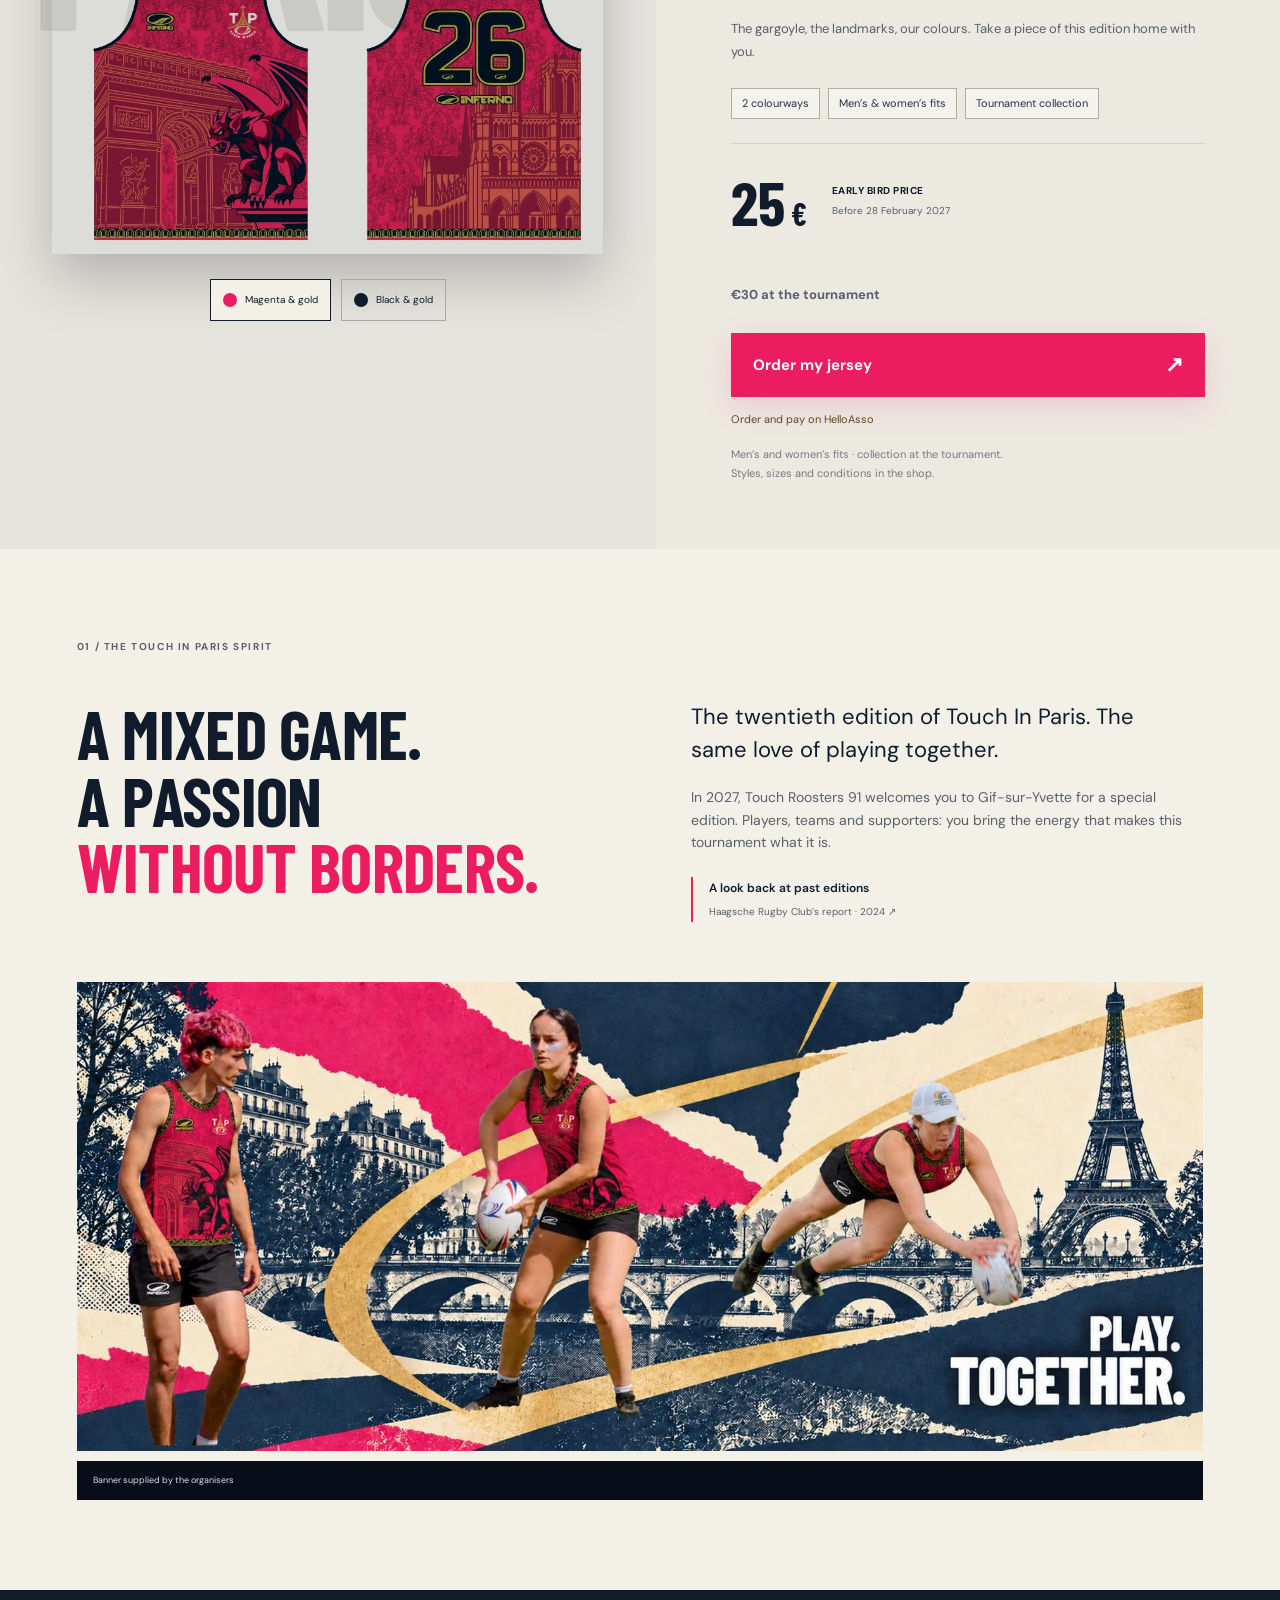
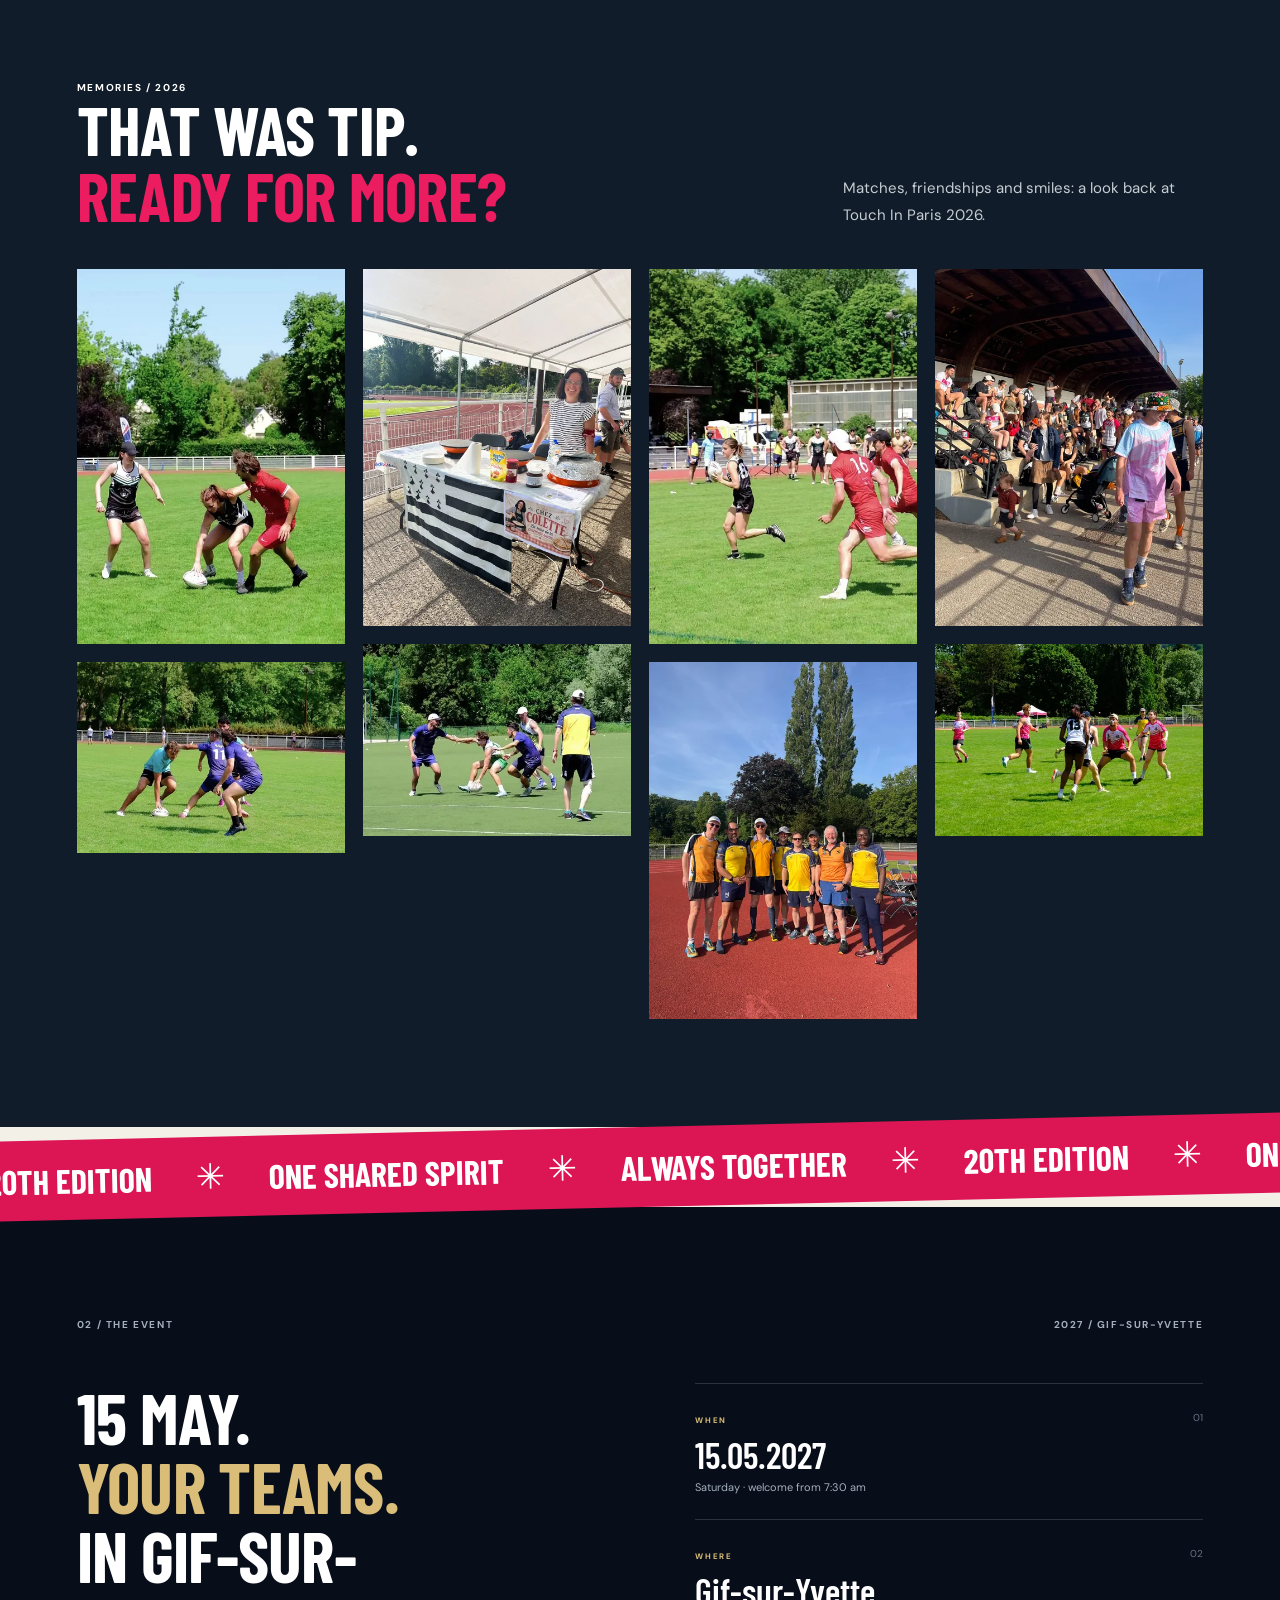
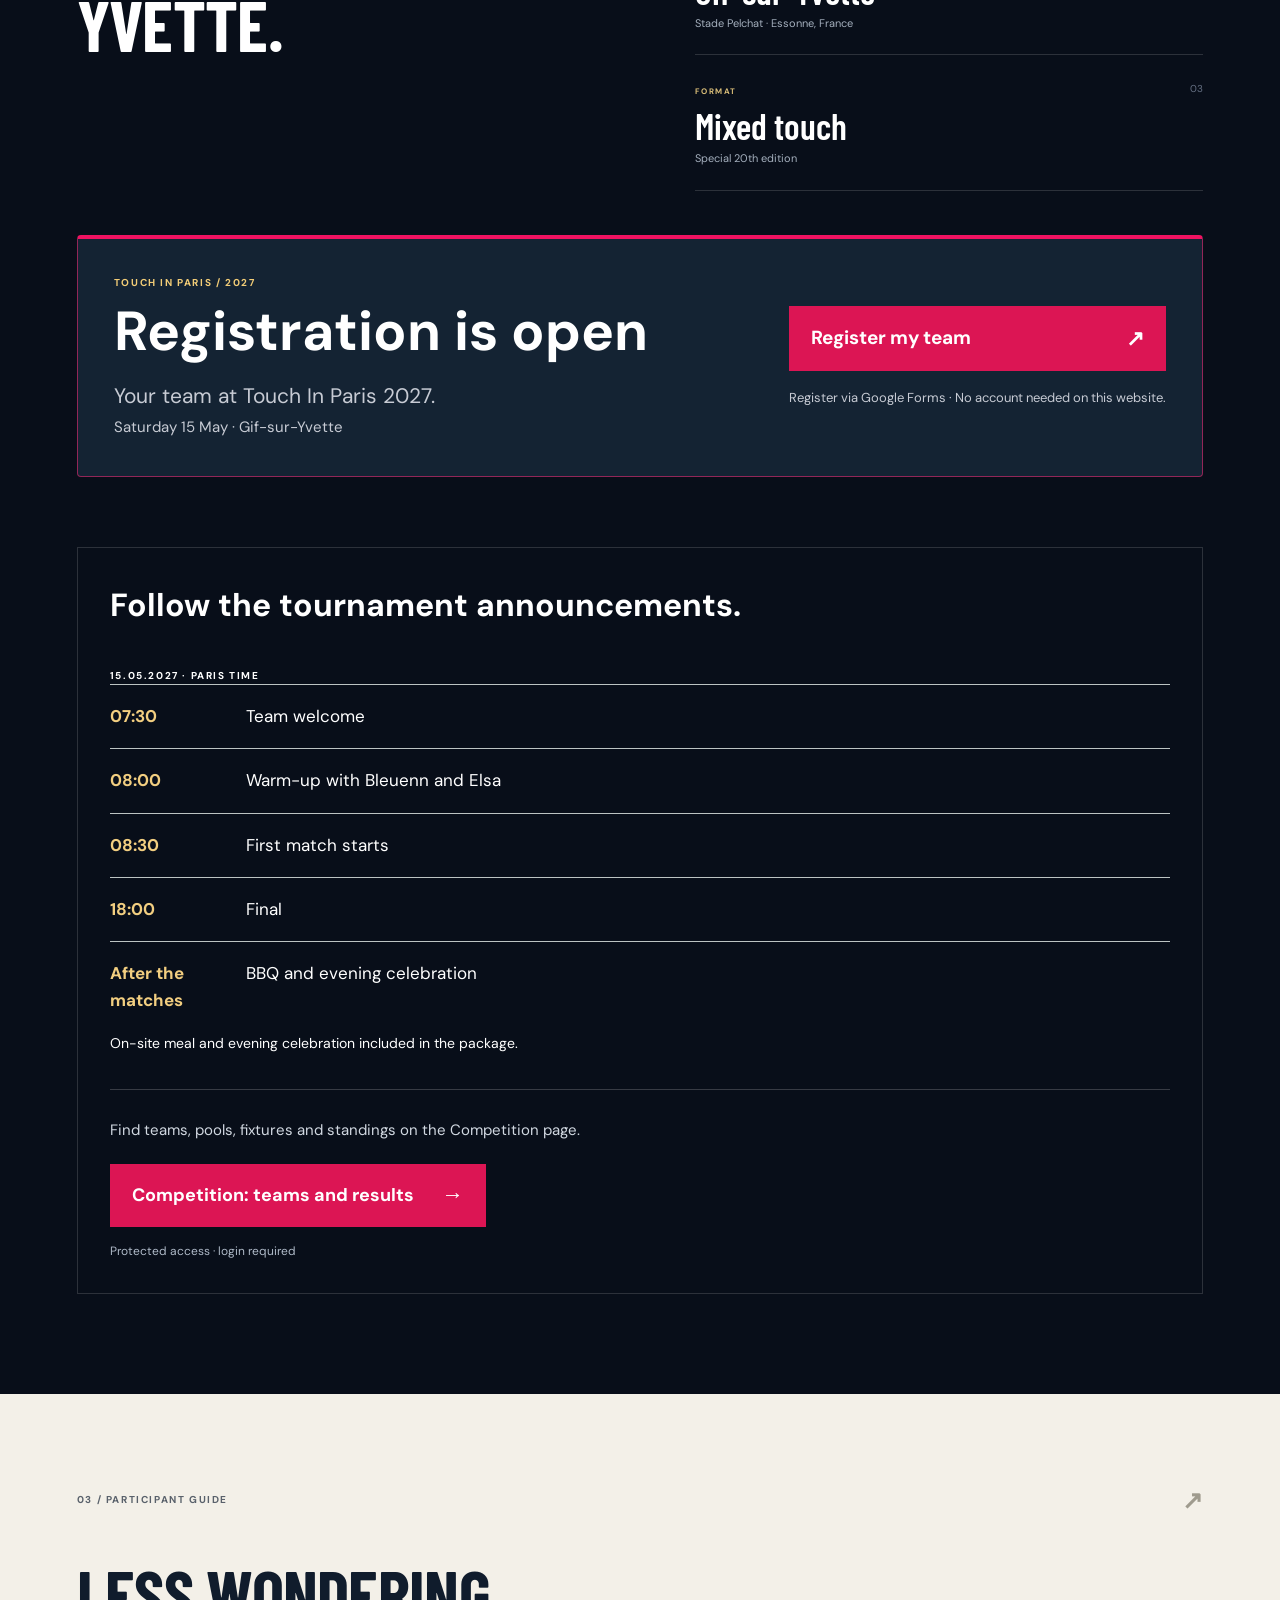
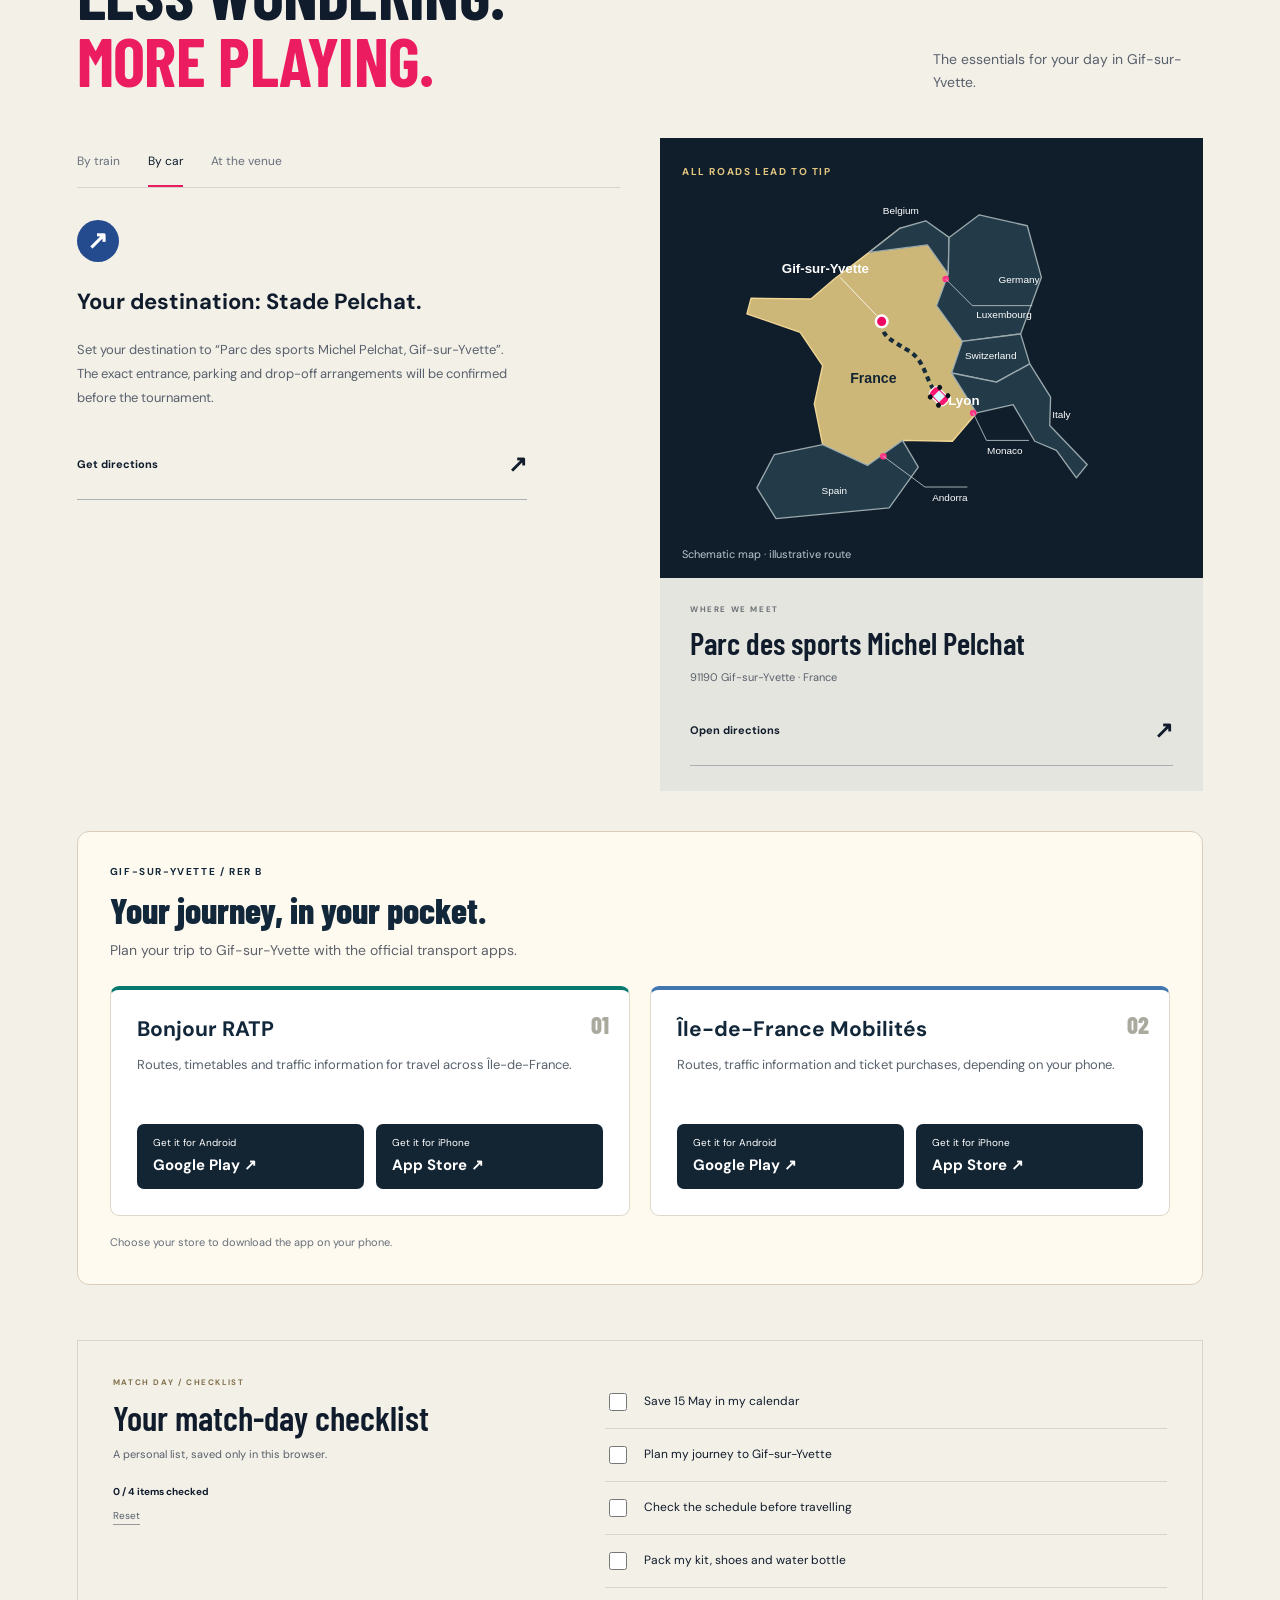
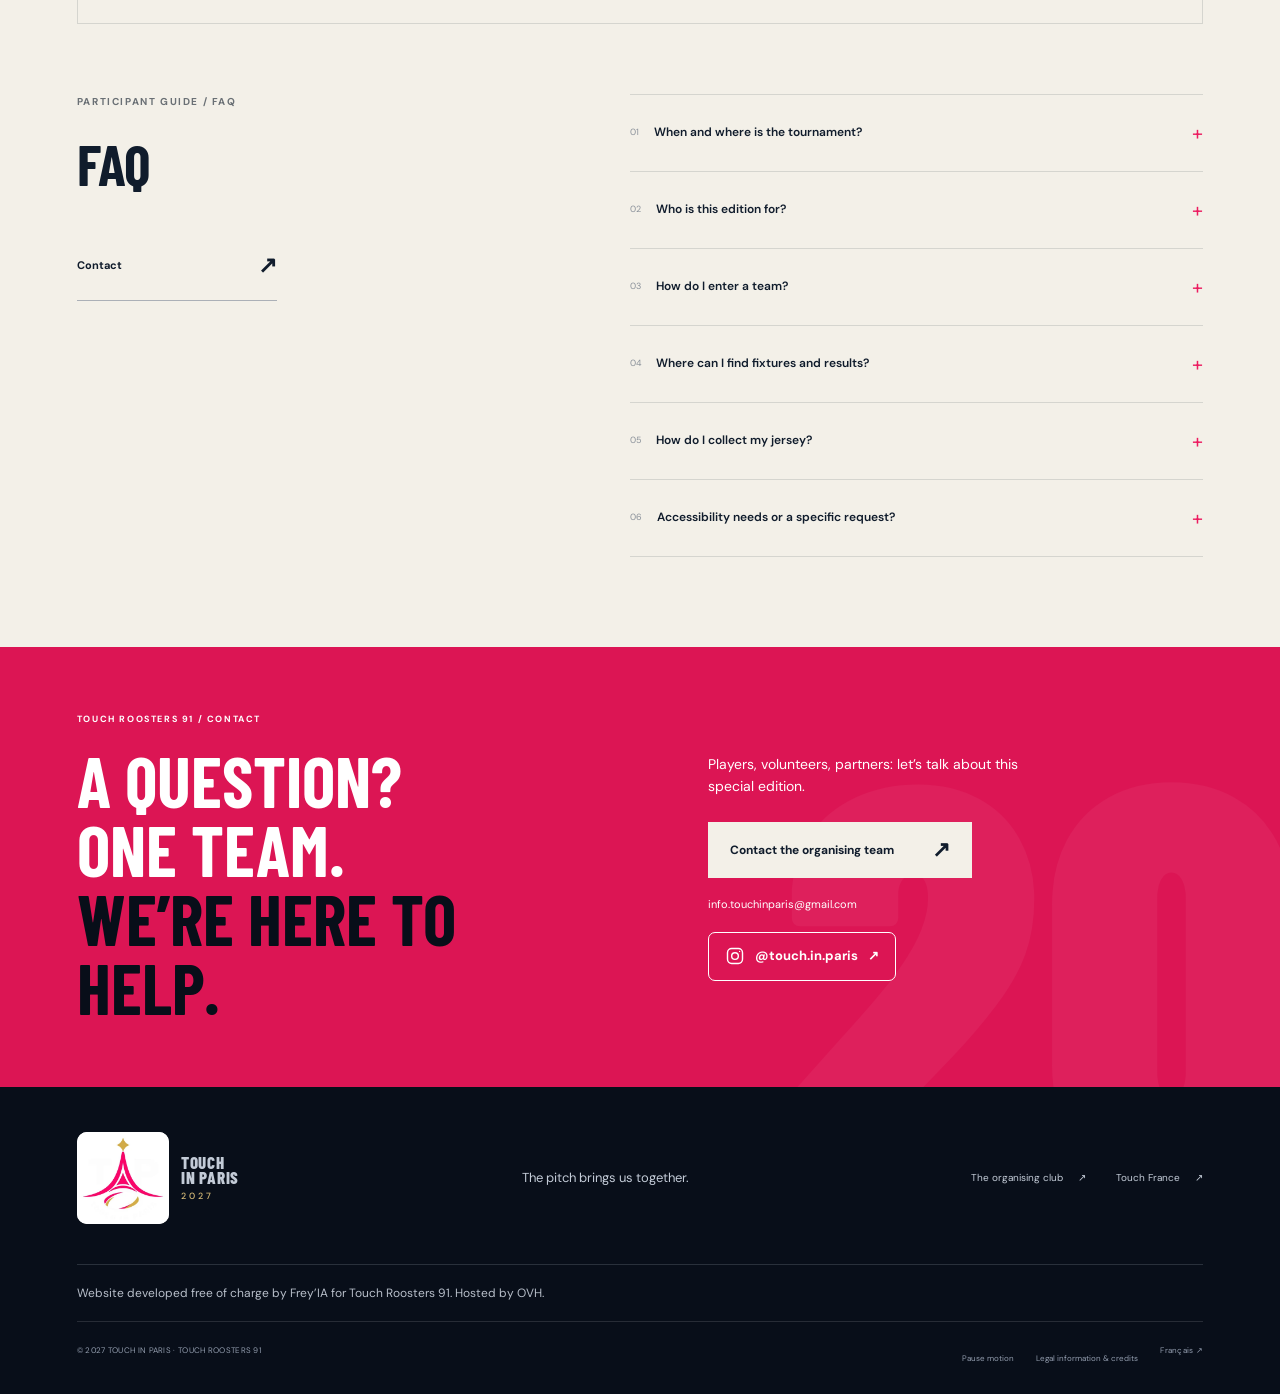
<file: en/index.html>
<!doctype html><html lang="en"><head><meta charset="utf-8"><meta name="viewport" content="width=device-width,initial-scale=1"><title>Touch In Paris 2027 — The 20th. Together.</title><meta name="description" content="The 20th edition of Touch In Paris. Mixed touch rugby on Saturday 15 May 2027 at Stade Pelchat, Gif-sur-Yvette, France. Plan your visit."><meta name="theme-color" content="#080e19"><link rel="icon" href="/assets/favicon.443a316e2661.svg"><link rel="canonical" href="https://touchinparis.touchroosters91.com/en/"><link rel="alternate" hreflang="fr" href="https://touchinparis.touchroosters91.com/fr/"><link rel="alternate" hreflang="en" href="https://touchinparis.touchroosters91.com/en/"><link rel="alternate" hreflang="it" href="https://touchinparis.touchroosters91.com/it/"><link rel="alternate" hreflang="es" href="https://touchinparis.touchroosters91.com/es/"><link rel="alternate" hreflang="de" href="https://touchinparis.touchroosters91.com/de/"><link rel="alternate" hreflang="x-default" href="https://touchinparis.touchroosters91.com/fr/"><meta property="og:title" content="Touch In Paris 2027 — The 20th. Together."><meta property="og:description" content="The 20th edition of Touch In Paris. Mixed touch rugby on Saturday 15 May 2027 at Stade Pelchat, Gif-sur-Yvette, France. Plan your visit."><meta property="og:image" content="https://touchinparis.touchroosters91.com/assets/hero-roosters-1536.bbb9d76f201a.webp"><meta property="og:type" content="website"><meta property="og:url" content="https://touchinparis.touchroosters91.com/en/"><link rel="stylesheet" href="/style.3a918b6869d3.css"><script type="application/ld+json">{"@context":"https://schema.org","@type":"SportsEvent","name":"Touch In Paris 2027 — Special 20th edition","startDate":"2027-05-15T07:30:00+02:00","eventStatus":"https://schema.org/EventScheduled","eventAttendanceMode":"https://schema.org/OfflineEventAttendanceMode","sport":"Touch rugby","location":{"@type":"Place","name":"Stade Pelchat","address":{"@type":"PostalAddress","addressLocality":"Gif-sur-Yvette","postalCode":"91190","addressCountry":"FR"}},"organizer":{"@type":"Organization","name":"Touch Roosters 91","url":"https://www.touchrugby91.com/"},"image":"https://touchinparis.touchroosters91.com/assets/hero-roosters-1536.bbb9d76f201a.webp","description":"The 20th edition of Touch In Paris. Mixed touch rugby on Saturday 15 May 2027 at Stade Pelchat, Gif-sur-Yvette, France. Plan your visit.","url":"https://touchinparis.touchroosters91.com/en/"}</script></head><body id="top">
<a class="shop-announcement" href="#collector"><strong>Collector jersey · €25 <span aria-hidden="true">↗</span></strong></a><a class="skip" href="#main">Skip to content</a><header class="header"><a class="brand" href="/en/" aria-label="Touch In Paris"><img class="tip-logo" src="/assets/tip-logo-optimized.e0677d0e77f4.webp" alt="Touch In Paris" width="1254" height="1254"><span class="brand-name">TOUCH<br>IN PARIS<span class="brand-year">2027</span></span></a><button class="menu-toggle" aria-expanded="false" aria-controls="navigation" aria-label="Open menu"><span></span><span></span></button><nav id="navigation" aria-label="Main navigation"><a class="nav-registration" href="#inscriptions">Registration</a><a href="#collector">Jersey shop</a><a href="#spirit">The TIP spirit</a><a href="#event">The event</a><a href="#guide">Participant guide</a><a href="/competition/?lang=en">Competition</a></nav><div class="header-end"><nav class="language-links" aria-label="Language"><a href="/fr/" lang="fr" hreflang="fr" >FR</a><a href="/en/" lang="en" hreflang="en" aria-current="page">EN</a><a href="/it/" lang="it" hreflang="it" >IT</a><a href="/es/" lang="es" hreflang="es" >ES</a><a href="/de/" lang="de" hreflang="de" >DE</a></nav></div></header>
<main id="main"><section class="hero" aria-labelledby="hero-title"><img class="hero-art" src="/assets/hero-roosters-1536.bbb9d76f201a.webp" srcset="/assets/hero-roosters-768.531aa483f2ea.webp 768w, /assets/hero-roosters-1152.deb929ac3925.webp 1152w, /assets/hero-roosters-1536.bbb9d76f201a.webp 1536w" sizes="(max-width:600px) 150vw, 100vw" width="1536" height="1024" alt="" fetchpriority="high"><div class="hero-shade"></div><div class="hero-content"><p class="overline"><span class="dot"></span> Special 20th edition <span class="edition-rule"></span> GIF-SUR-YVETTE, FR</p><h1 id="hero-title">TOUCH<br><em>IN PARIS</em></h1><p class="hero-edition">Special 20th edition</p><p class="hero-intro">Europe’s largest mixed touch rugby tournament. A special edition. One shared ambition: to meet again on the pitch.</p><div class="hero-actions"><a class="button pink registration-hero" href="https://forms.gle/b6BH2EF2GSboThge6" target="_blank" rel="noopener noreferrer">Register my team<span aria-hidden="true">↗</span></a><a class="visit-link" href="#guide">Plan my visit<span aria-hidden="true">↗</span></a><a class="calendar-link" href="/tip-2027-en.ics" download><span aria-hidden="true">＋</span>Add to my calendar</a></div></div><div class="hero-bottom"><div><span class="tiny">THE DATE</span><strong>Saturday 15 May 2027</strong></div><div><span class="tiny">THE VENUE</span><strong>Stade Pelchat · Gif-sur-Yvette</strong></div><a href="#spirit" class="scroll-cue">The story continues<span>↓</span></a></div><span class="art-credit">Campaign artwork · illustration</span></section>
<section class="sponsor-band" aria-label="OUR SPONSOR"><a class="sponsor-logo" href="https://www.ileocrepes.com/" target="_blank" rel="noopener noreferrer"><img src="/assets/ileo-crepes-optimized.076aefcd7d83.webp" width="447" height="447" alt="L’Île O’ Crêpes" loading="lazy"></a><div><p class="overline">OUR SPONSOR</p><h2>The tournament is sponsored by L’Île O’ Crêpes.</h2><a class="text-link" href="https://www.ileocrepes.com/" target="_blank" rel="noopener noreferrer">Discover L’Île O’ Crêpes ↗</a></div><a class="instagram-link" href="https://www.instagram.com/touch.in.paris/" aria-label="Follow the tournament on Instagram · @touch.in.paris" target="_blank" rel="noopener noreferrer"><svg viewBox="0 0 24 24" width="20" height="20" fill="none" stroke="currentColor" stroke-width="1.7" aria-hidden="true"><rect x="3" y="3" width="18" height="18" rx="5"/><circle cx="12" cy="12" r="4"/><circle cx="17.5" cy="6.5" r=".8" fill="currentColor" stroke="none"/></svg><span>@touch.in.paris</span><span aria-hidden="true">↗</span></a></section>
<section class="countdown-bar" aria-label="Countdown"><div><span class="overline">NEXT STOP / 15 MAY 2027</span><h2>The tournament starts in…</h2><p>Counting down to 15 May · Paris time</p></div><div class="countdown" role="timer" aria-label="Counting down to 15 May · Paris time" data-day="It’s tournament day." data-ended="Thank you for this 20th edition."><div><strong data-count="0">--</strong><span>days</span></div><div><strong data-count="1">--</strong><span>hours</span></div><div><strong data-count="2">--</strong><span>minutes</span></div><div><strong data-count="3">--</strong><span>seconds</span></div></div></section>
<section id="collector" class="collector"><div class="jersey-stage"><span class="overline">THE COLLECTOR / 2027</span><span class="jersey-backdrop" aria-hidden="true">PARIS</span><img id="jersey" src="/assets/maillot-magenta.017dafd25935.webp" width="906" height="564" loading="eager" alt="Collector jersey, front and back views — Magenta & gold"><div class="color-controls" role="group" aria-label="Colour"><button type="button" data-color="magenta" data-alt="Collector jersey, front and back views — Magenta & gold" aria-pressed="true"><span class="swatch magenta"></span>Magenta & gold</button><button type="button" data-color="noir" data-alt="Collector jersey, front and back views — Black & gold" aria-pressed="false"><span class="swatch black"></span>Black & gold</button></div></div><div class="collector-copy"><p class="overline">THE SHOP / SPECIAL EDITION</p><h2 class="display">20th edition.<br><em>One collector jersey.</em></h2><p>The gargoyle, the landmarks, our colours. Take a piece of this edition home with you.</p><div class="shop-details"><span>2 colourways</span><span>Men’s & women’s fits</span><span>Tournament collection</span></div><div class="price-row"><strong>25<span> €</span></strong><span>Early bird price<small>Before 28 February 2027</small></span></div><p class="onsite-price"><strong>€30 at the tournament</strong></p><a class="button pink" href="https://www.helloasso.com/associations/touch-roosters-91/boutiques/maillot-collector-touch-in-paris-2027" target="_blank" rel="noopener noreferrer">Order my jersey<span aria-hidden="true">↗</span></a><p class="shop-payment">Order and pay on HelloAsso</p><p class="shop-note">Men’s and women’s fits · collection at the tournament.<br>Styles, sizes and conditions in the shop.</p></div></section>
<section id="spirit" class="story section"><div class="section-top"><p class="overline">01 / THE TOUCH IN PARIS SPIRIT</p></div><div class="story-grid"><h2 class="display reveal">A mixed game.<br>A passion<br><em>without borders.</em></h2><div class="story-copy reveal"><p class="lead">The twentieth edition of Touch In Paris. The same love of playing together.</p><p>In 2027, Touch Roosters 91 welcomes you to Gif-sur-Yvette for a special edition. Players, teams and supporters: you bring the energy that makes this tournament what it is.</p><a class="archive-link" href="https://haagscherugbyclub.nl/touch-in-paris-tournament/" target="_blank" rel="noopener noreferrer">A look back at past editions<span>Haagsche Rugby Club’s report · 2024 ↗</span></a></div></div><figure class="action-art supplied-banner"><img src="/assets/tip-banner-optimized.d93a05a84044.webp" width="1600" height="667" loading="lazy" alt="Touch In Paris · Play. Together."><figcaption>Banner supplied by the organisers</figcaption></figure></section>
<section class="gallery-section section" id="memories" aria-labelledby="gallery-title"><p class="overline">MEMORIES / 2026</p><div class="gallery-heading"><h2 class="display" id="gallery-title">That was TIP.<br><em>Ready for more?</em></h2><p>Matches, friendships and smiles: a look back at Touch In Paris 2026.</p></div><div class="gallery-grid"><button class="gallery-item" type="button" data-photo="/assets/tip-2026-1-full.be6c14c9a203.webp" aria-label="Enlarge photo : Restart between the teams in black and red"><img src="/assets/tip-2026-1-thumb.27da6f30fa41.webp" width="871" height="1220" loading="lazy" decoding="async" alt="Restart between the teams in black and red"></button><button class="gallery-item" type="button" data-photo="/assets/tip-2026-2-full.707753f0a61d.webp" aria-label="Enlarge photo : Match between the turquoise and purple teams"><img src="/assets/tip-2026-2-thumb.0b65741d89d2.webp" width="1080" height="771" loading="lazy" decoding="async" alt="Match between the turquoise and purple teams"></button><button class="gallery-item" type="button" data-photo="/assets/tip-2026-3-full.61b87af12d8f.webp" aria-label="Enlarge photo : The Chez Colette crêpe stand"><img src="/assets/tip-2026-3-thumb.c9dd6c95f869.webp" width="3024" height="4032" loading="lazy" decoding="async" alt="The Chez Colette crêpe stand"></button><button class="gallery-item" type="button" data-photo="/assets/tip-2026-4-full.024a7588b396.webp" aria-label="Enlarge photo : Match action watched by the referee"><img src="/assets/tip-2026-4-thumb.6c13e8d6fe44.webp" width="1080" height="771" loading="lazy" decoding="async" alt="Match action watched by the referee"></button><button class="gallery-item" type="button" data-photo="/assets/tip-2026-5-full.316afff2d353.webp" aria-label="Enlarge photo : Running with the ball against the defence in red"><img src="/assets/tip-2026-5-thumb.1da5578dc3a6.webp" width="930" height="1302" loading="lazy" decoding="async" alt="Running with the ball against the defence in red"></button><button class="gallery-item" type="button" data-photo="/assets/tip-2026-6-full.b61a1e38ee6e.webp" aria-label="Enlarge photo : Referees group photo"><img src="/assets/tip-2026-6-thumb.d625b22ebf21.webp" width="3024" height="4032" loading="lazy" decoding="async" alt="Referees group photo"></button><button class="gallery-item" type="button" data-photo="/assets/tip-2026-7-full.0c5992a3d41e.webp" aria-label="Enlarge photo : Participants and supporters in the stands"><img src="/assets/tip-2026-7-thumb.96116f5623e6.webp" width="2509" height="3345" loading="lazy" decoding="async" alt="Participants and supporters in the stands"></button><button class="gallery-item" type="button" data-photo="/assets/tip-2026-8-full.5c7f2e64d362.webp" aria-label="Enlarge photo : Mixed touch match between the pink and black teams"><img src="/assets/tip-2026-8-thumb.35b058744903.webp" width="3738" height="2670" loading="lazy" decoding="async" alt="Mixed touch match between the pink and black teams"></button></div></section><dialog class="photo-dialog" id="photo-viewer" aria-label="Touch In Paris 2026"><button type="button" class="photo-close" aria-label="Close">×</button><img alt=""><div class="photo-toolbar"><button type="button" class="photo-prev" aria-label="Previous photo">←</button><p class="photo-caption" aria-live="polite"></p><button type="button" class="photo-next" aria-label="Next photo">→</button></div></dialog>
<div class="ticker" aria-hidden="true"><div><span>20TH EDITION</span><i>✳</i><span>ONE SHARED SPIRIT</span><i>✳</i><span>ALWAYS TOGETHER</span><i>✳</i><span>20TH EDITION</span><i>✳</i><span>ONE SHARED SPIRIT</span><i>✳</i><span>ALWAYS TOGETHER</span><i>✳</i></div></div>
<section id="event" class="event-section section"><div class="section-top"><p class="overline">02 / THE EVENT</p><span class="overline">2027 / GIF-SUR-YVETTE</span></div><div class="event-layout"><h2 class="display reveal">15 MAY.<br><em>YOUR TEAMS.</em><br>IN GIF-SUR-YVETTE.</h2><div class="event-facts"><div class="fact reveal"><span class="tiny">WHEN</span><h3>15.05.2027</h3><p>Saturday · welcome from 7:30 am</p><span class="fact-index">01</span></div><div class="fact reveal"><span class="tiny">WHERE</span><h3>Gif-sur-Yvette</h3><p>Stade Pelchat · Essonne, France</p><span class="fact-index">02</span></div><div class="fact reveal"><span class="tiny">FORMAT</span><h3>Mixed touch</h3><p>Special 20th edition</p><span class="fact-index">03</span></div></div></div><section id="inscriptions" class="registration-band section registration-open" aria-labelledby="registration-title"><div><p class="overline">TOUCH IN PARIS / 2027</p><h2 id="registration-title">Registration is open</h2><p class="registration-intro">Your team at Touch In Paris 2027.</p><p>Saturday 15 May · Gif-sur-Yvette</p></div><div class="registration-action"><a class="button pink" href="https://forms.gle/b6BH2EF2GSboThge6" target="_blank" rel="noopener noreferrer">Register my team<span aria-hidden="true">↗</span></a><p>Register via Google Forms · No account needed on this website.</p></div></section><div class="competition programme-overview"><div class="competition-heading"><h3>Follow the tournament announcements.</h3></div><div class="day-programme"><p class="overline">15.05.2027 · Paris time</p><h3>Your day at the venue</h3><ol><li><strong>07:30</strong><span>Team welcome</span></li><li><strong>08:00</strong><span>Warm-up with Bleuenn and Elsa</span></li><li><strong>08:30</strong><span>First match starts</span></li><li><strong>18:00</strong><span>Final</span></li><li><strong>After the matches</strong><span>BBQ and evening celebration</span></li></ol><p class="meal-note">On-site meal and evening celebration included in the package.</p></div><div class="competition-access"><p>Find teams, pools, fixtures and standings on the Competition page.</p><a class="button pink competition-entry" href="/competition/?lang=en">Competition: teams and results<span aria-hidden="true">→</span></a><p class="competition-access-note">Protected access · login required</p></div></div></section>
<section id="guide" class="guide section"><div class="section-top"><p class="overline">03 / PARTICIPANT GUIDE</p><span class="index-mark">↗</span></div><div class="guide-heading"><h2 class="display reveal">Less wondering.<br><em>More playing.</em></h2><p>The essentials for your day in Gif-sur-Yvette.</p></div><div class="guide-grid"><div class="travel"><div class="tabs" role="tablist" aria-label="Travel and arrival"><button role="tab" id="travel-tab-0" aria-controls="travel-panel-0 travel-visual-0" aria-selected="false" tabindex="-1">By train</button><button role="tab" id="travel-tab-1" aria-controls="travel-panel-1 travel-visual-1" aria-selected="true" tabindex="0">By car</button><button role="tab" id="travel-tab-2" aria-controls="travel-panel-2 travel-visual-2" aria-selected="false" tabindex="-1">At the venue</button></div><div id="travel-panel-0" class="travel-panel" role="tabpanel" aria-labelledby="travel-tab-0" hidden><span class="route-icon" aria-hidden="true">B</span><h3>The RER B gets you closer to the pitch.</h3><p>Take the RER B towards Saint-Rémy-lès-Chevreuse and get off at Gif-sur-Yvette. Check timetables and engineering works before travelling. The tournament entrance will be confirmed by the organisers.</p><a class="text-link" href="https://www.google.com/maps/search/?api=1&query=Parc+des+sports+Michel+Pelchat+Gif-sur-Yvette" target="_blank" rel="noopener noreferrer">Google Maps<span aria-hidden="true">↗</span></a></div><div id="travel-panel-1" class="travel-panel" role="tabpanel" aria-labelledby="travel-tab-1" ><span class="route-icon" aria-hidden="true">↗</span><h3>Your destination: Stade Pelchat.</h3><p>Set your destination to “Parc des sports Michel Pelchat, Gif-sur-Yvette”. The exact entrance, parking and drop-off arrangements will be confirmed before the tournament.</p><a class="text-link" href="https://www.google.com/maps/search/?api=1&query=Parc+des+sports+Michel+Pelchat+Gif-sur-Yvette" target="_blank" rel="noopener noreferrer">Get directions<span aria-hidden="true">↗</span></a></div><div id="travel-panel-2" class="travel-panel" role="tabpanel" aria-labelledby="travel-tab-2" hidden><span class="route-icon" aria-hidden="true">◎</span><h3>Your day at the venue</h3><p>On-site meal and evening celebration included in the package.</p><a class="text-link" href="mailto:info.touchinparis@gmail.com">Contact the organisers<span aria-hidden="true">↗</span></a></div></div><div class="venue-card"><div id="travel-visual-0" hidden role="tabpanel" aria-labelledby="travel-tab-0"><div class="route-map" aria-hidden="true"><svg viewBox="0 0 600 300" fill="none"><path class="map-grid" d="M0 70H600M0 150H600M0 230H600M100 0V300M200 0V300M300 0V300M400 0V300M500 0V300"/><path class="map-river" d="M600 50C420 170 450 30 300 80S210 280 0 250"/><path class="map-route" d="M425 65L350 65L350 145L245 145L245 230L165 230"/><circle cx="425" cy="65" r="7"/><circle cx="165" cy="230" r="10"/><text x="445" y="70">Paris</text><text x="175" y="265">Gif-sur-Yvette</text><rect x="270" y="130" width="30" height="30" rx="15"/><text class="line-b" x="280" y="151">B</text></svg><span>Location diagram · not to scale</span></div></div><div id="travel-visual-1" role="tabpanel" aria-labelledby="travel-tab-1"><div class="road-card"><p class="overline">All roads lead to TIP</p><svg class="europe-map" viewBox="0 0 600 440" role="img" aria-label="France, Belgium, Luxembourg, Germany, Switzerland, Italy, Spain, Andorra, Monaco"><g class="countries"><path d="M225 87L262 58 295 78 320 113 306 151 337 194 324 232 354 280 325 314 265 313 223 343 169 318 159 269 169 223 142 183 78 161 83 142 155 143 183 119Z" class="france"/><path d="M225 87L262 58 293 49 321 69 320 113 295 78Z"/><path d="M321 69L357 42 415 55 432 117 407 185 337 194 306 151 320 113Z"/><path d="M337 194L407 185 418 221 378 243 324 232Z"/><path d="M378 243L418 221 443 261 442 295 487 342 474 358 450 325 424 314 398 270 354 280 324 232Z"/><path d="M169 318L223 343 265 313 284 345 249 394 113 407 90 370 111 330Z"/></g><g class="country-labels"><text x="230" y="244">France</text><text x="263" y="41">Belgium</text><text x="405" y="124">Germany</text><text x="371" y="215">Switzerland</text><text x="456" y="286">Italy</text><text x="183" y="377">Spain</text><circle cx="317" cy="119" r="4"/><path d="M317 119L349 151H421"/><text x="387" y="166">Luxembourg</text><circle cx="242" cy="332" r="4"/><path d="M242 332L292 369H343"/><text x="322" y="386">Andorra</text><circle cx="350" cy="280" r="4"/><path d="M350 280L366 313H417"/><text x="388" y="329">Monaco</text></g><path class="road-track" d="M309 260C291 242 295 219 272 205S240 188 240 170"/><text class="destination-label" x="320" y="270">Lyon</text><g class="road-car"><rect x="-12" y="-7" width="24" height="14" rx="5"/><path d="M-5-5H5V5H-5Z"/><circle cx="-7" cy="-8" r="3"/><circle cx="7" cy="-8" r="3"/><circle cx="-7" cy="8" r="3"/><circle cx="7" cy="8" r="3"/></g><circle class="destination" cx="240" cy="170" r="7"/><text class="destination-label" x="120" y="112">Gif-sur-Yvette</text><path class="pin-line" d="M190 117L234 163"/></svg><p class="map-disclaimer">Schematic map · illustrative route</p></div></div><div id="travel-visual-2" role="tabpanel" aria-labelledby="travel-tab-2" hidden><div class="day-programme"><p class="overline">15.05.2027 · Paris time</p><h3>Your day at the venue</h3><ol><li><strong>07:30</strong><span>Team welcome</span></li><li><strong>08:00</strong><span>Warm-up with Bleuenn and Elsa</span></li><li><strong>08:30</strong><span>First match starts</span></li><li><strong>18:00</strong><span>Final</span></li><li><strong>After the matches</strong><span>BBQ and evening celebration</span></li></ol><p class="meal-note">On-site meal and evening celebration included in the package.</p></div><div class="care-panel"><p class="overline">Here for you</p><a href="https://www.eso-suposteo.fr/" target="_blank" rel="noopener noreferrer">Osteopathy team from ESO school ↗</a><p>＋ First aiders</p></div></div><div class="venue-detail"><p class="overline">WHERE WE MEET</p><h3>Parc des sports Michel Pelchat</h3><p>91190 Gif-sur-Yvette · France</p><a class="text-link" href="https://www.google.com/maps/search/?api=1&query=Parc+des+sports+Michel+Pelchat+Gif-sur-Yvette" target="_blank" rel="noopener noreferrer">Open directions<span aria-hidden="true">↗</span></a></div></div></div><section class="transport-apps" aria-labelledby="transport-apps-title"><div class="transport-apps-heading"><p class="overline">GIF-SUR-YVETTE / RER B</p><h3 id="transport-apps-title">Your journey, in your pocket.</h3><p>Plan your trip to Gif-sur-Yvette with the official transport apps.</p></div><div class="transport-app-grid"><article class="transport-app ratp"><span class="app-number" aria-hidden="true">01</span><h4>Bonjour RATP</h4><p>Routes, timetables and traffic information for travel across Île-de-France.</p><div class="store-links"><a href="https://play.google.com/store/apps/details?id=com.fabernovel.ratp&amp;hl=en" aria-label="Get it for Android · Bonjour RATP" target="_blank" rel="noopener noreferrer"><small>Get it for Android</small><strong>Google Play ↗</strong></a><a href="https://apps.apple.com/gb/app/bonjour-ratp/id507107090" aria-label="Get it for iPhone · Bonjour RATP" target="_blank" rel="noopener noreferrer"><small>Get it for iPhone</small><strong>App Store ↗</strong></a></div></article><article class="transport-app idfm"><span class="app-number" aria-hidden="true">02</span><h4>Île-de-France Mobilités</h4><p>Routes, traffic information and ticket purchases, depending on your phone.</p><div class="store-links"><a href="https://play.google.com/store/apps/details?id=com.applidium.vianavigo&amp;hl=en" aria-label="Get it for Android · Île-de-France Mobilités" target="_blank" rel="noopener noreferrer"><small>Get it for Android</small><strong>Google Play ↗</strong></a><a href="https://apps.apple.com/gb/app/%C3%AEle-de-france-mobilit%C3%A9s/id484527651" aria-label="Get it for iPhone · Île-de-France Mobilités" target="_blank" rel="noopener noreferrer"><small>Get it for iPhone</small><strong>App Store ↗</strong></a></div></article></div><p class="transport-apps-note">Choose your store to download the app on your phone.</p></section><div class="checklist reveal"><div><p class="overline">MATCH DAY / CHECKLIST</p><h3>Your match-day checklist</h3><p>A personal list, saved only in this browser.</p><span class="check-progress" aria-live="polite" data-label="items checked"></span><button type="button" class="reset-checklist">Reset</button></div><div class="check-items"><label><input type="checkbox" data-check="0"><span>Save 15 May in my calendar</span></label><label><input type="checkbox" data-check="1"><span>Plan my journey to Gif-sur-Yvette</span></label><label><input type="checkbox" data-check="2"><span>Check the schedule before travelling</span></label><label><input type="checkbox" data-check="3"><span>Pack my kit, shoes and water bottle</span></label></div></div>

<section id="faq" class="faq section"><div><p class="overline">PARTICIPANT GUIDE / FAQ</p><h2 class="display">FAQ</h2><a class="text-link" href="mailto:info.touchinparis@gmail.com">Contact<span aria-hidden="true">↗</span></a></div><div class="questions"><details><summary><span class="q-index">01</span>When and where is the tournament?<span class="q-plus" aria-hidden="true">+</span></summary><p>Saturday 15 May 2027, welcome from 7:30 am at Parc des sports Michel Pelchat, 91190 Gif-sur-Yvette, France. The exact entrance will be confirmed before the tournament.</p></details><details><summary><span class="q-index">02</span>Who is this edition for?<span class="q-plus" aria-hidden="true">+</span></summary><p>Touch In Paris 2027 is a mixed touch rugby tournament. Eligibility rules and team entry details should be confirmed with the organisers.</p></details><details><summary><span class="q-index">03</span>How do I enter a team?<span class="q-plus" aria-hidden="true">+</span></summary><p>Registration is open. Use the “Register my team” button to open the Google Forms registration form in a new tab. No account is needed on this website.</p></details><details><summary><span class="q-index">04</span>Where can I find fixtures and results?<span class="q-plus" aria-hidden="true">+</span></summary><p>The event section brings together tournament announcements. Detailed teams, fixtures and standings are available on the Competition page, with protected access.</p></details><details><summary><span class="q-index">05</span>How do I collect my jersey?<span class="q-plus" aria-hidden="true">+</span></summary><p>The collector page specifies collection at the tournament on Saturday 15 May 2027. Choose your style and size in the HelloAsso shop, where order conditions are provided.</p></details><details><summary><span class="q-index">06</span>Accessibility needs or a specific request?<span class="q-plus" aria-hidden="true">+</span></summary><p>Email info.touchinparis@gmail.com to plan your visit with the organisers. Event-specific accessibility details will be confirmed before the tournament.</p></details></div></section></section>
<section class="contact-band"><div><p class="overline">TOUCH ROOSTERS 91 / CONTACT</p><h2>A QUESTION?<br>ONE TEAM.<br><em>WE’RE HERE TO HELP.</em></h2></div><div><p>Players, volunteers, partners: let’s talk about this special edition.</p><a class="button light" href="mailto:info.touchinparis@gmail.com">Contact the organising team<span aria-hidden="true">↗</span></a><p class="contact-email">info.touchinparis@gmail.com</p><a class="instagram-link" href="https://www.instagram.com/touch.in.paris/" aria-label="Follow the tournament on Instagram · @touch.in.paris" target="_blank" rel="noopener noreferrer"><svg viewBox="0 0 24 24" width="20" height="20" fill="none" stroke="currentColor" stroke-width="1.7" aria-hidden="true"><rect x="3" y="3" width="18" height="18" rx="5"/><circle cx="12" cy="12" r="4"/><circle cx="17.5" cy="6.5" r=".8" fill="currentColor" stroke="none"/></svg><span>@touch.in.paris</span><span aria-hidden="true">↗</span></a></div><span class="contact-20" aria-hidden="true">20</span></section>
</main><footer><div class="footer-main"><a class="brand" href="/en/"><img class="tip-logo" src="/assets/tip-logo-optimized.e0677d0e77f4.webp" alt="Touch In Paris" width="1254" height="1254"><span class="brand-name">TOUCH<br>IN PARIS<span class="brand-year">2027</span></span></a><p>The pitch brings us together.</p><div><a href="https://www.touchrugby91.com/" target="_blank" rel="noopener noreferrer">The organising club<span aria-hidden="true">↗</span></a><a href="https://touchfrance.fr/" target="_blank" rel="noopener noreferrer">Touch France<span aria-hidden="true">↗</span></a></div></div><p class="development-credit">Website developed free of charge by Frey’IA for Touch Roosters 91. Hosted by OVH.</p><div class="footer-bottom"><span>© 2027 TOUCH IN PARIS · TOUCH ROOSTERS 91</span><div><button class="motion-toggle" data-pause="Pause motion" data-resume="Resume motion" aria-pressed="false">Pause motion</button><button data-open-dialog>Legal information & credits</button><a href="/fr/" lang="fr">Français ↗</a></div></div></footer><dialog id="credits"><button class="dialog-close" aria-label="Close">×</button><p class="overline">TOUCH IN PARIS 2027</p><h2>About this website</h2><p>Touch In Paris 2027 · 20th edition. Organised by Touch Roosters 91. Contact: info.touchinparis@gmail.com. The homepage gargoyle is an AI-created illustration. The logo, banner and jersey images are supplied by the organisers. The public website has no data collection forms or analytics trackers. The checklist and language preference use browser local storage. The competition area uses a session cookie for login. External services apply their own terms. Website developed free of charge by Frey’IA for Touch Roosters 91. Hosted by OVH.</p><p class="legal-detail">Publisher: Touch Roosters 91. Publication director: Arnaud LEVEQUE. Hosting: OVH.</p><a class="text-link" href="mailto:info.touchinparis@gmail.com">Contact<span aria-hidden="true">↗</span></a></dialog><a class="back-to-top" href="#top" aria-label="Top">↑ Top</a><script src="/language-preference.7ca8c36c5efc.js" defer></script><script src="/app.49f3cd8264a4.js" defer></script></body></html>
</file>
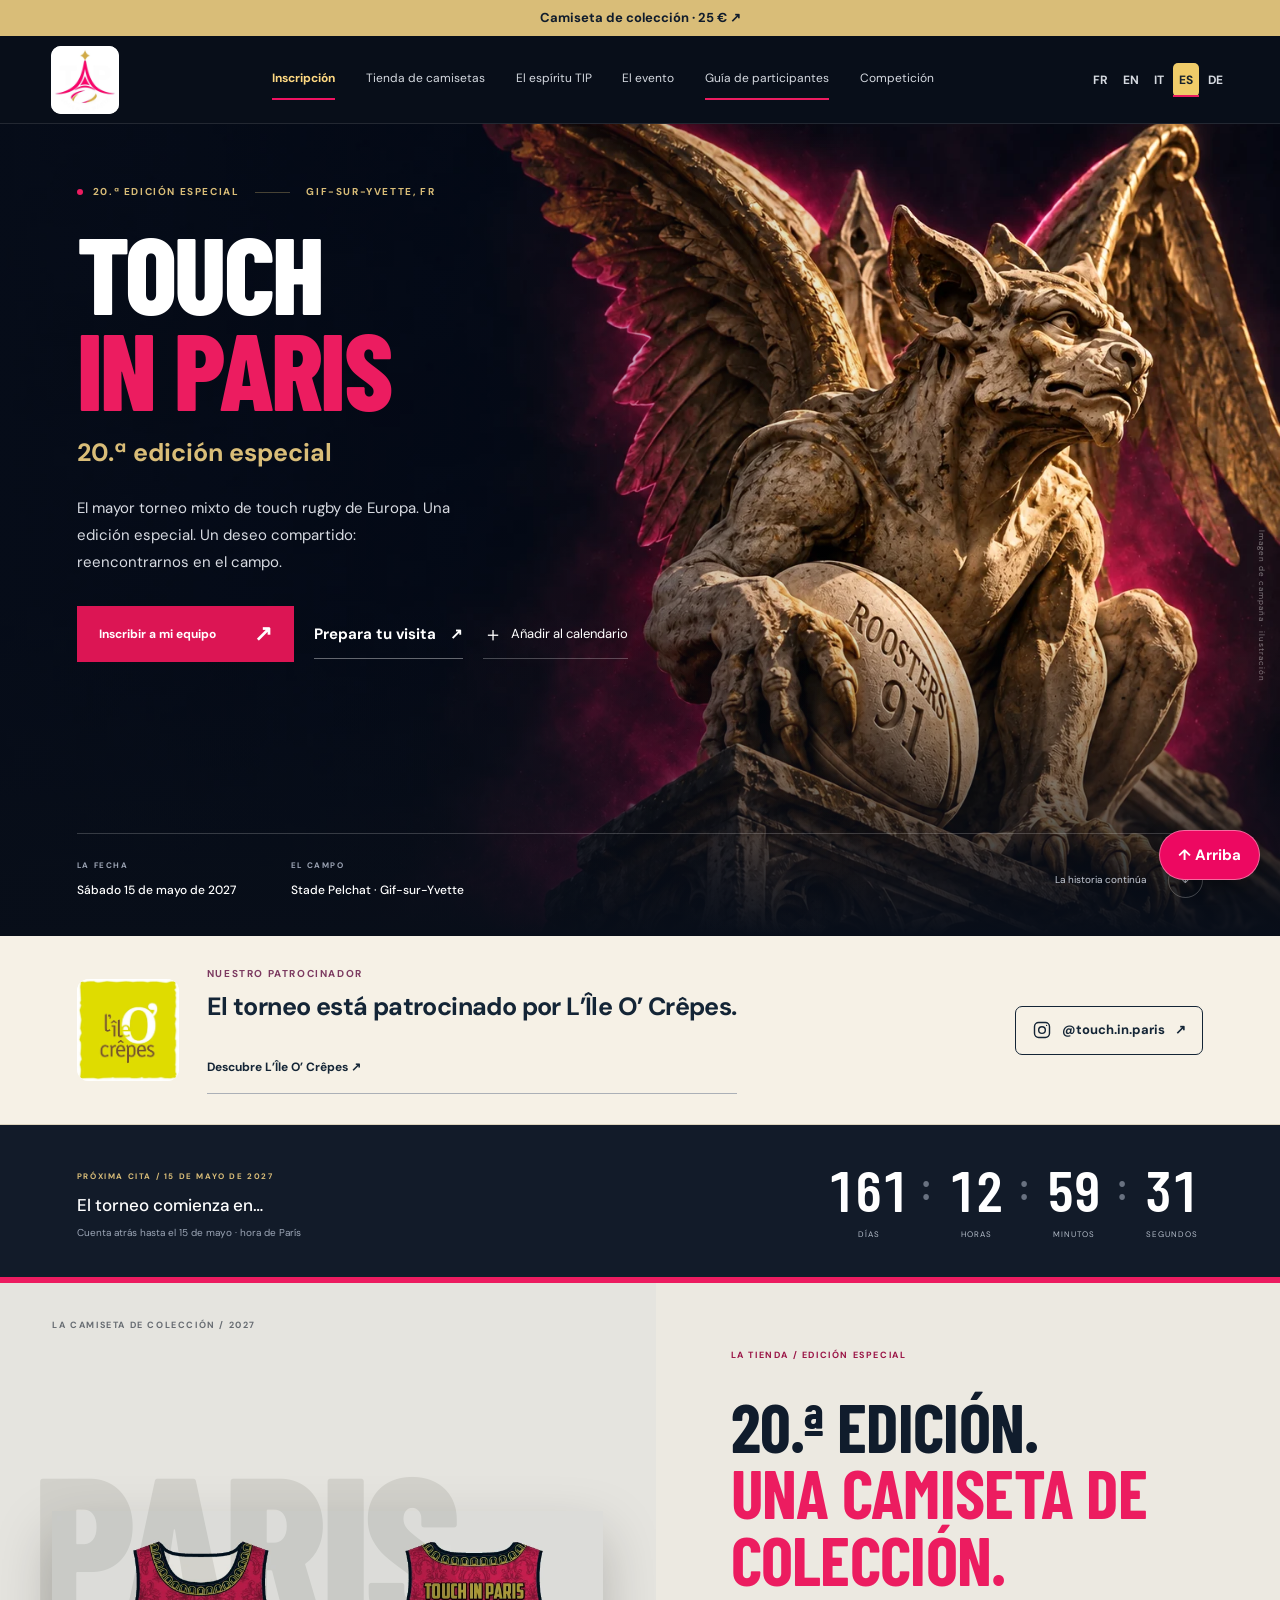
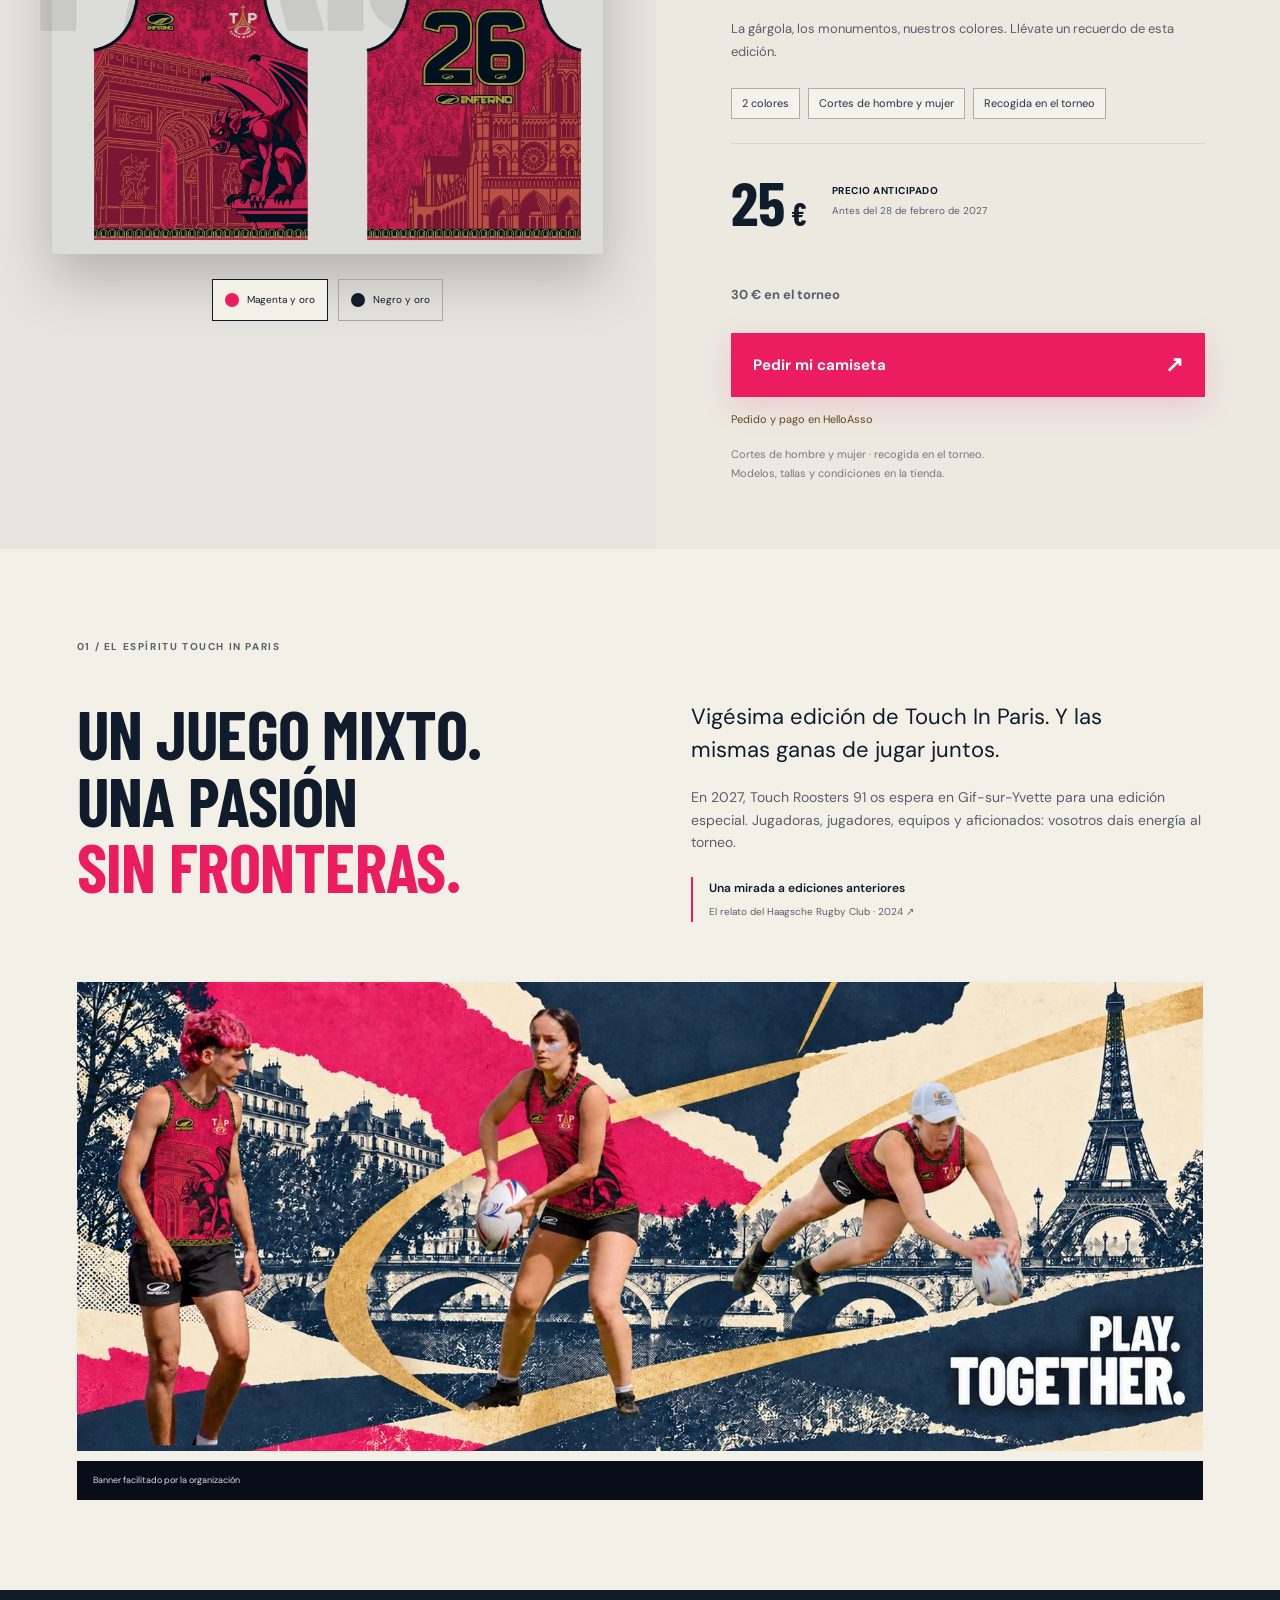
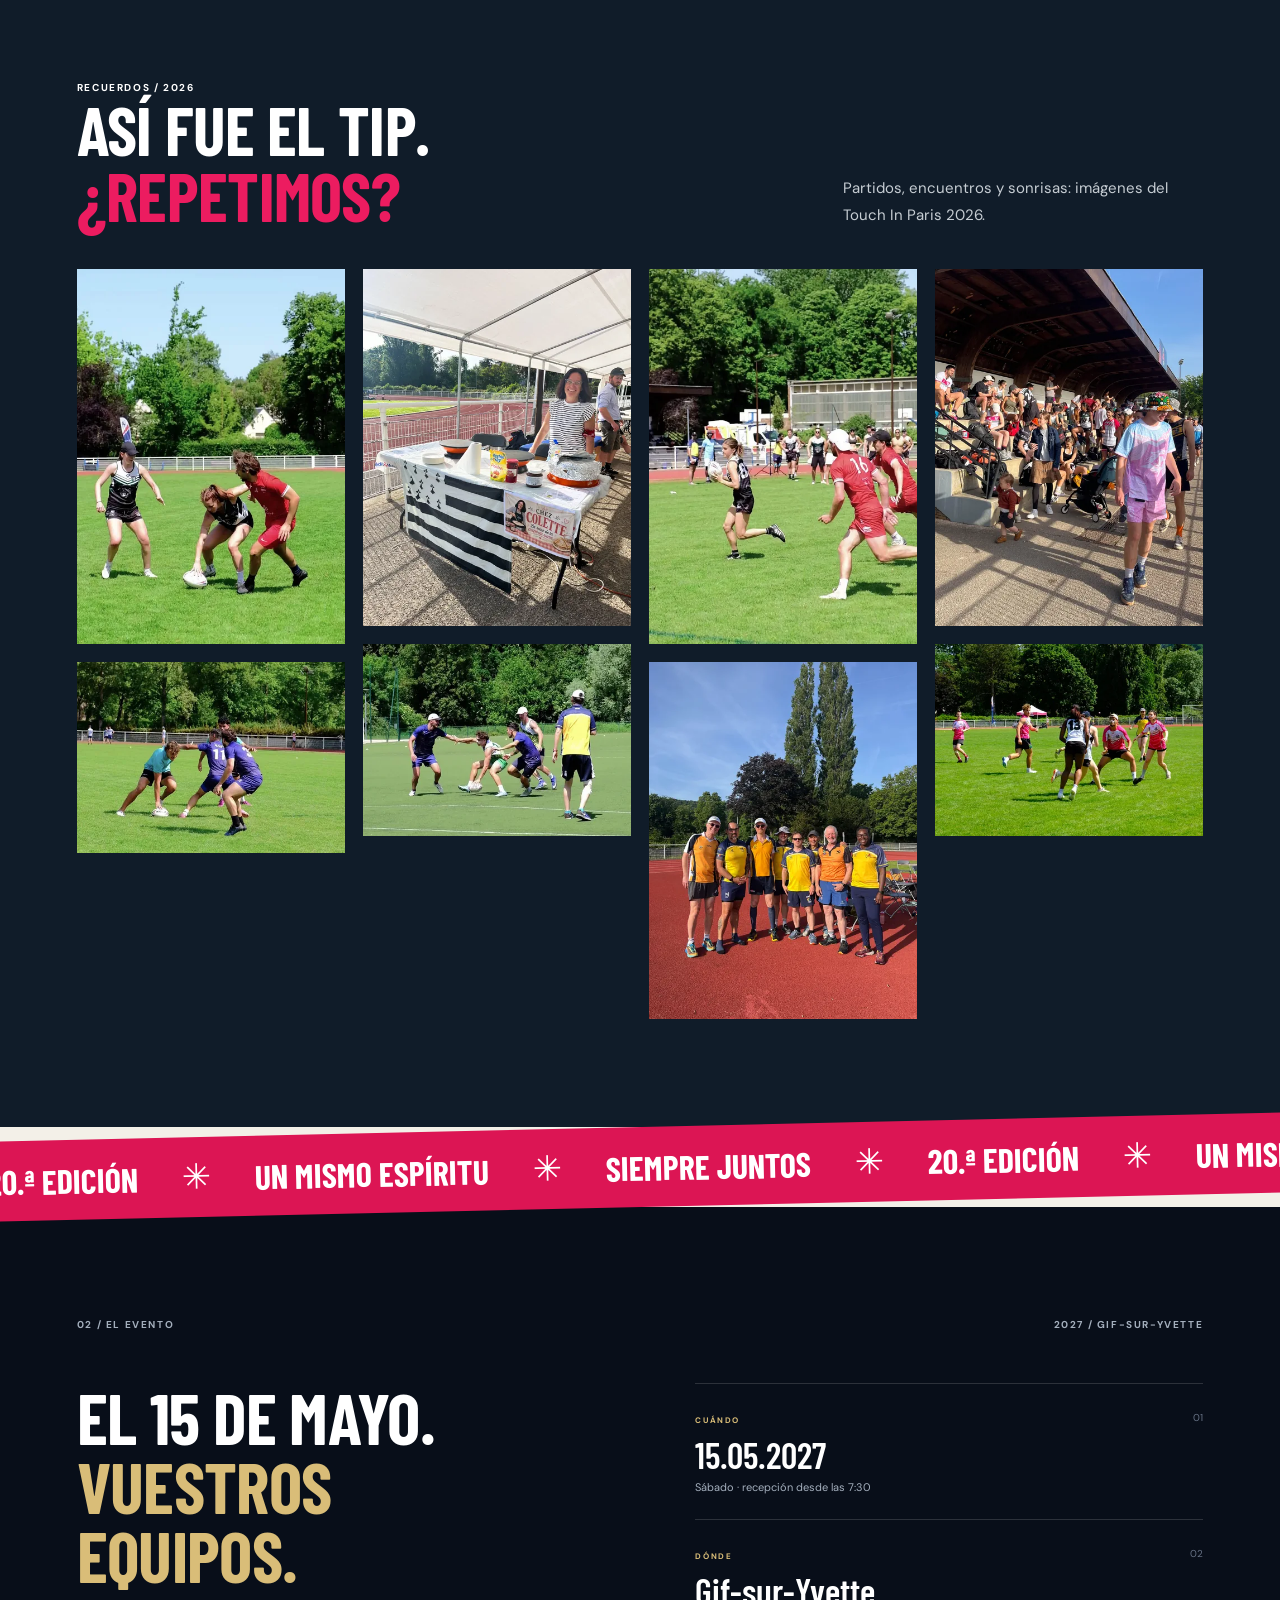
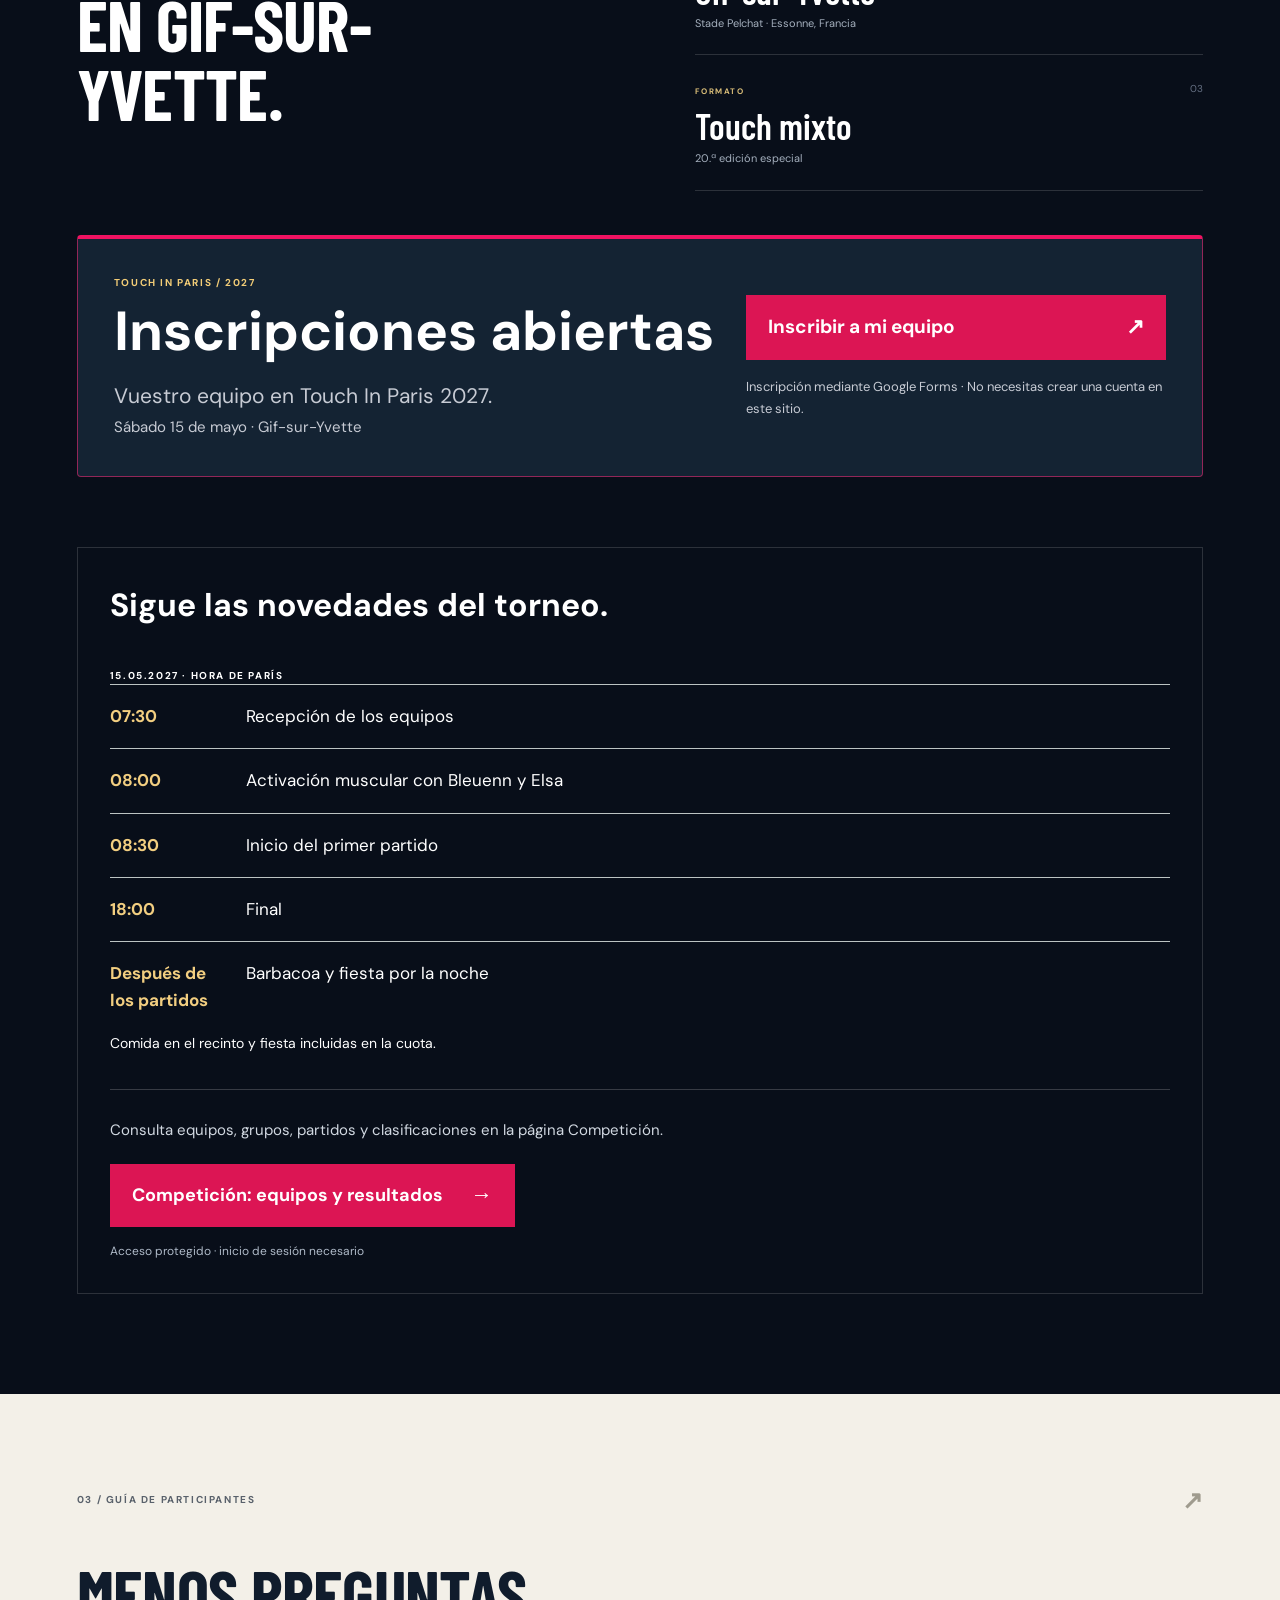
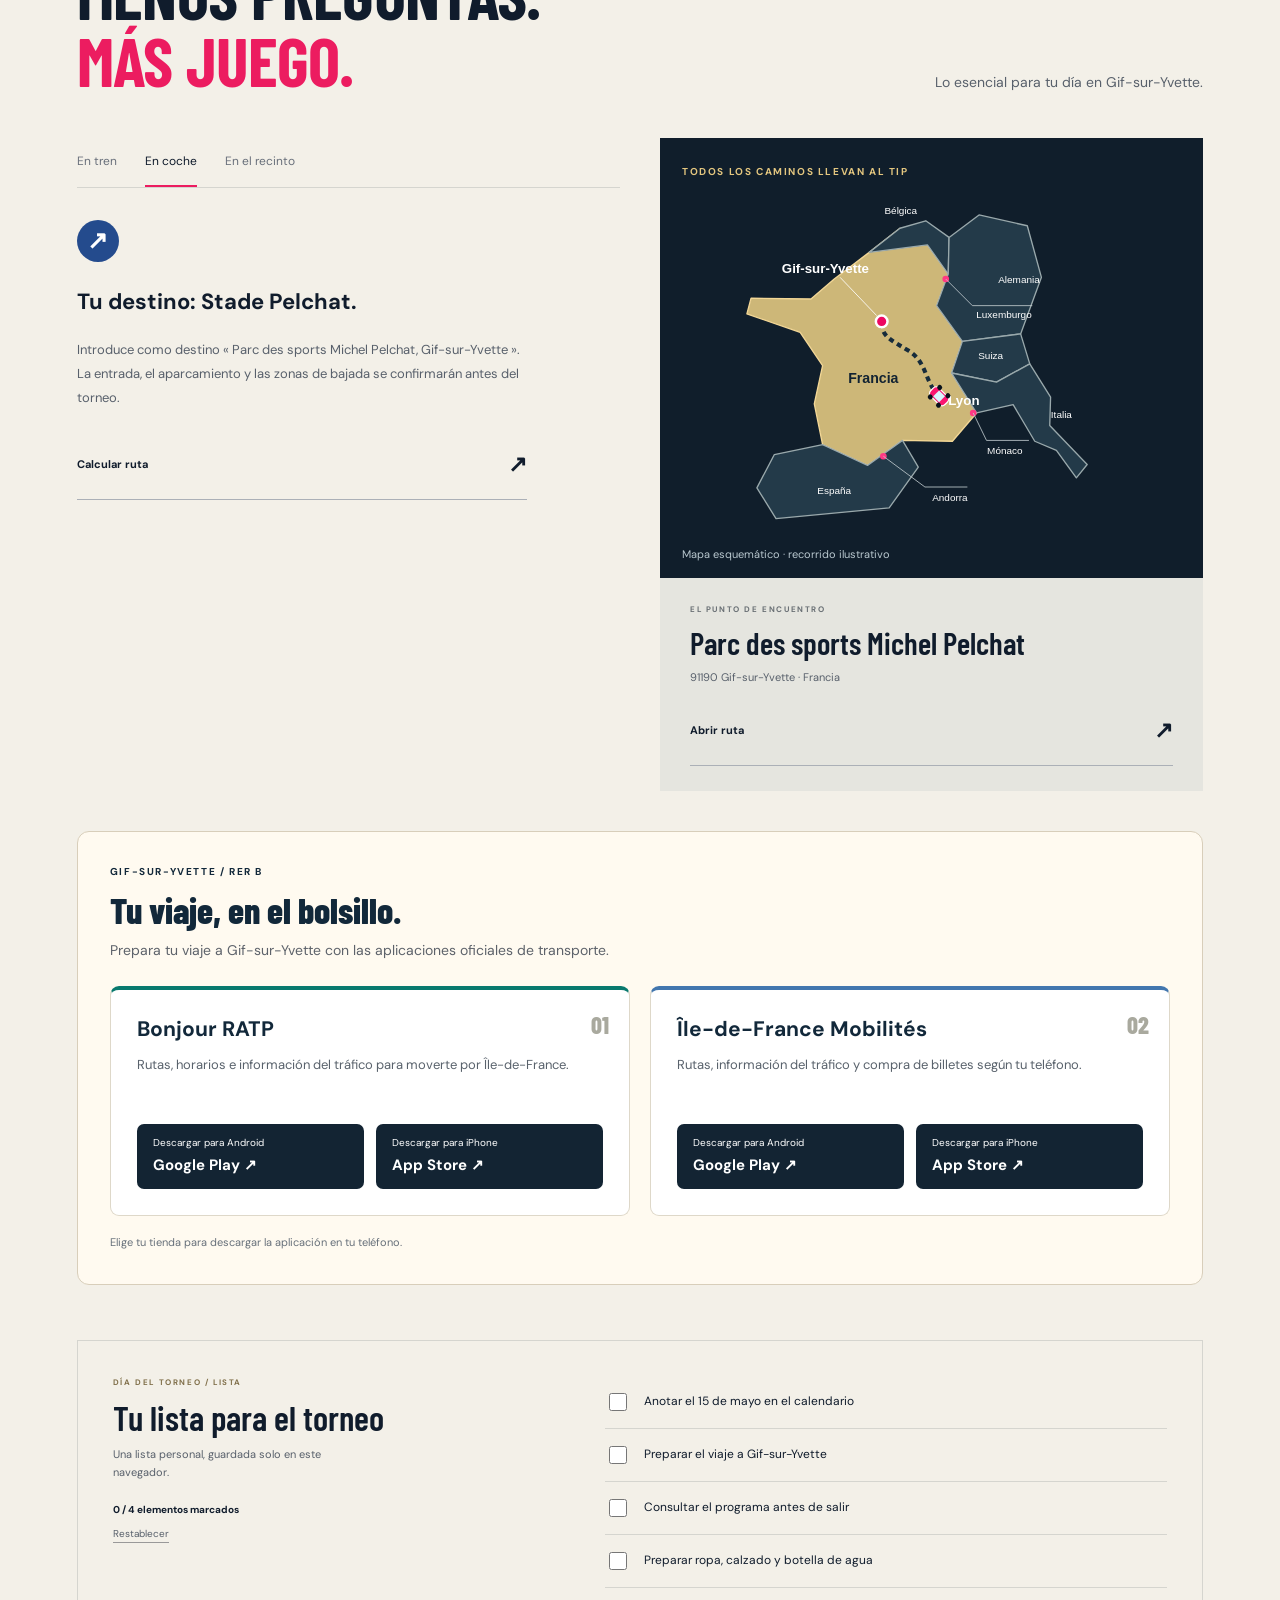
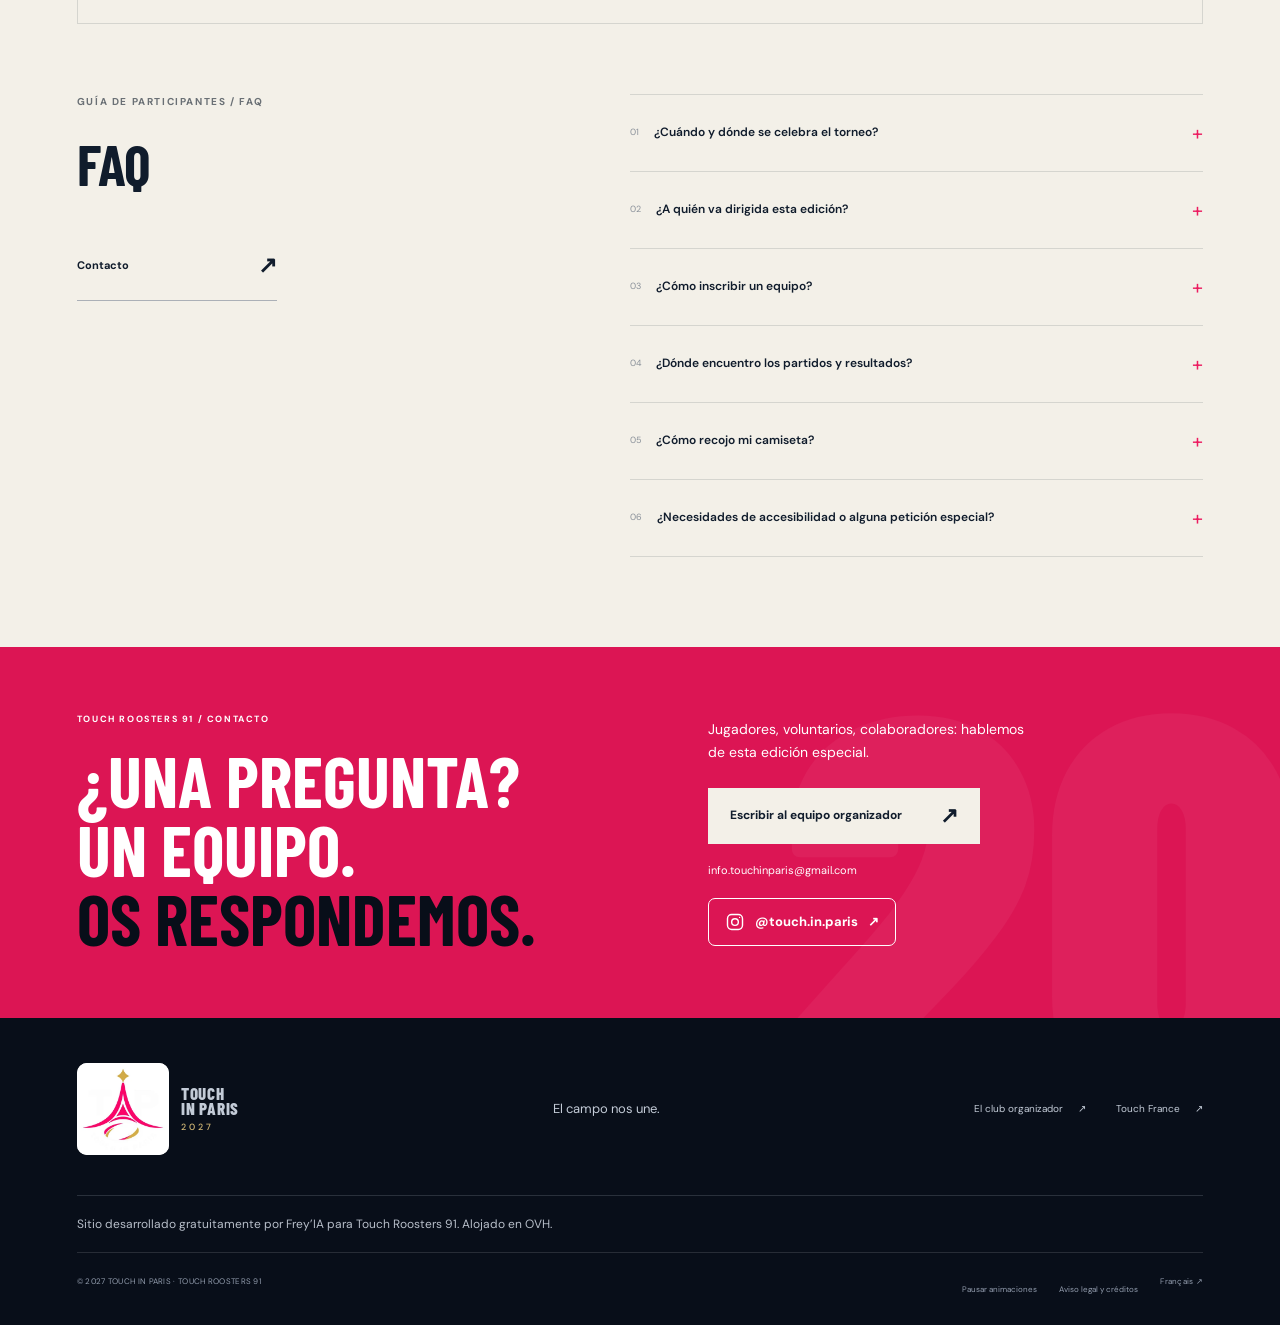
<file: es/index.html>
<!doctype html><html lang="es"><head><meta charset="utf-8"><meta name="viewport" content="width=device-width,initial-scale=1"><title>Touch In Paris 2027 — La 20.ª. Juntos.</title><meta name="description" content="La 20.ª edición de Touch In Paris. Torneo mixto de touch rugby el sábado 15 de mayo de 2027 en el Stade Pelchat, Gif-sur-Yvette, Francia. Prepara tu visita."><meta name="theme-color" content="#080e19"><link rel="icon" href="/assets/favicon.443a316e2661.svg"><link rel="canonical" href="https://touchinparis.touchroosters91.com/es/"><link rel="alternate" hreflang="fr" href="https://touchinparis.touchroosters91.com/fr/"><link rel="alternate" hreflang="en" href="https://touchinparis.touchroosters91.com/en/"><link rel="alternate" hreflang="it" href="https://touchinparis.touchroosters91.com/it/"><link rel="alternate" hreflang="es" href="https://touchinparis.touchroosters91.com/es/"><link rel="alternate" hreflang="de" href="https://touchinparis.touchroosters91.com/de/"><link rel="alternate" hreflang="x-default" href="https://touchinparis.touchroosters91.com/fr/"><meta property="og:title" content="Touch In Paris 2027 — La 20.ª. Juntos."><meta property="og:description" content="La 20.ª edición de Touch In Paris. Torneo mixto de touch rugby el sábado 15 de mayo de 2027 en el Stade Pelchat, Gif-sur-Yvette, Francia. Prepara tu visita."><meta property="og:image" content="https://touchinparis.touchroosters91.com/assets/hero-roosters-1536.bbb9d76f201a.webp"><meta property="og:type" content="website"><meta property="og:url" content="https://touchinparis.touchroosters91.com/es/"><link rel="stylesheet" href="/style.3a918b6869d3.css"><script type="application/ld+json">{"@context":"https://schema.org","@type":"SportsEvent","name":"Touch In Paris 2027 — 20.ª edición especial","startDate":"2027-05-15T07:30:00+02:00","eventStatus":"https://schema.org/EventScheduled","eventAttendanceMode":"https://schema.org/OfflineEventAttendanceMode","sport":"Touch rugby","location":{"@type":"Place","name":"Stade Pelchat","address":{"@type":"PostalAddress","addressLocality":"Gif-sur-Yvette","postalCode":"91190","addressCountry":"FR"}},"organizer":{"@type":"Organization","name":"Touch Roosters 91","url":"https://www.touchrugby91.com/"},"image":"https://touchinparis.touchroosters91.com/assets/hero-roosters-1536.bbb9d76f201a.webp","description":"La 20.ª edición de Touch In Paris. Torneo mixto de touch rugby el sábado 15 de mayo de 2027 en el Stade Pelchat, Gif-sur-Yvette, Francia. Prepara tu visita.","url":"https://touchinparis.touchroosters91.com/es/"}</script></head><body id="top">
<a class="shop-announcement" href="#collector"><strong>Camiseta de colección · 25 € <span aria-hidden="true">↗</span></strong></a><a class="skip" href="#main">Ir al contenido</a><header class="header"><a class="brand" href="/es/" aria-label="Touch In Paris"><img class="tip-logo" src="/assets/tip-logo-optimized.e0677d0e77f4.webp" alt="Touch In Paris" width="1254" height="1254"><span class="brand-name">TOUCH<br>IN PARIS<span class="brand-year">2027</span></span></a><button class="menu-toggle" aria-expanded="false" aria-controls="navigation" aria-label="Abrir menú"><span></span><span></span></button><nav id="navigation" aria-label="Navegación principal"><a class="nav-registration" href="#inscriptions">Inscripción</a><a href="#collector">Tienda de camisetas</a><a href="#spirit">El espíritu TIP</a><a href="#event">El evento</a><a href="#guide">Guía de participantes</a><a href="/competition/?lang=es">Competición</a></nav><div class="header-end"><nav class="language-links" aria-label="Idioma"><a href="/fr/" lang="fr" hreflang="fr" >FR</a><a href="/en/" lang="en" hreflang="en" >EN</a><a href="/it/" lang="it" hreflang="it" >IT</a><a href="/es/" lang="es" hreflang="es" aria-current="page">ES</a><a href="/de/" lang="de" hreflang="de" >DE</a></nav></div></header>
<main id="main"><section class="hero" aria-labelledby="hero-title"><img class="hero-art" src="/assets/hero-roosters-1536.bbb9d76f201a.webp" srcset="/assets/hero-roosters-768.531aa483f2ea.webp 768w, /assets/hero-roosters-1152.deb929ac3925.webp 1152w, /assets/hero-roosters-1536.bbb9d76f201a.webp 1536w" sizes="(max-width:600px) 150vw, 100vw" width="1536" height="1024" alt="" fetchpriority="high"><div class="hero-shade"></div><div class="hero-content"><p class="overline"><span class="dot"></span> 20.ª edición especial <span class="edition-rule"></span> GIF-SUR-YVETTE, FR</p><h1 id="hero-title">TOUCH<br><em>IN PARIS</em></h1><p class="hero-edition">20.ª edición especial</p><p class="hero-intro">El mayor torneo mixto de touch rugby de Europa. Una edición especial. Un deseo compartido: reencontrarnos en el campo.</p><div class="hero-actions"><a class="button pink registration-hero" href="https://forms.gle/b6BH2EF2GSboThge6" target="_blank" rel="noopener noreferrer">Inscribir a mi equipo<span aria-hidden="true">↗</span></a><a class="visit-link" href="#guide">Prepara tu visita<span aria-hidden="true">↗</span></a><a class="calendar-link" href="/tip-2027-es.ics" download><span aria-hidden="true">＋</span>Añadir al calendario</a></div></div><div class="hero-bottom"><div><span class="tiny">LA FECHA</span><strong>Sábado 15 de mayo de 2027</strong></div><div><span class="tiny">EL CAMPO</span><strong>Stade Pelchat · Gif-sur-Yvette</strong></div><a href="#spirit" class="scroll-cue">La historia continúa<span>↓</span></a></div><span class="art-credit">Imagen de campaña · ilustración</span></section>
<section class="sponsor-band" aria-label="NUESTRO PATROCINADOR"><a class="sponsor-logo" href="https://www.ileocrepes.com/" target="_blank" rel="noopener noreferrer"><img src="/assets/ileo-crepes-optimized.076aefcd7d83.webp" width="447" height="447" alt="L’Île O’ Crêpes" loading="lazy"></a><div><p class="overline">NUESTRO PATROCINADOR</p><h2>El torneo está patrocinado por L’Île O’ Crêpes.</h2><a class="text-link" href="https://www.ileocrepes.com/" target="_blank" rel="noopener noreferrer">Descubre L’Île O’ Crêpes ↗</a></div><a class="instagram-link" href="https://www.instagram.com/touch.in.paris/" aria-label="Sigue el torneo en Instagram · @touch.in.paris" target="_blank" rel="noopener noreferrer"><svg viewBox="0 0 24 24" width="20" height="20" fill="none" stroke="currentColor" stroke-width="1.7" aria-hidden="true"><rect x="3" y="3" width="18" height="18" rx="5"/><circle cx="12" cy="12" r="4"/><circle cx="17.5" cy="6.5" r=".8" fill="currentColor" stroke="none"/></svg><span>@touch.in.paris</span><span aria-hidden="true">↗</span></a></section>
<section class="countdown-bar" aria-label="Cuenta atrás"><div><span class="overline">PRÓXIMA CITA / 15 DE MAYO DE 2027</span><h2>El torneo comienza en…</h2><p>Cuenta atrás hasta el 15 de mayo · hora de París</p></div><div class="countdown" role="timer" aria-label="Cuenta atrás hasta el 15 de mayo · hora de París" data-day="Es el día del torneo." data-ended="Gracias por esta 20.ª edición."><div><strong data-count="0">--</strong><span>días</span></div><div><strong data-count="1">--</strong><span>horas</span></div><div><strong data-count="2">--</strong><span>minutos</span></div><div><strong data-count="3">--</strong><span>segundos</span></div></div></section>
<section id="collector" class="collector"><div class="jersey-stage"><span class="overline">LA CAMISETA DE COLECCIÓN / 2027</span><span class="jersey-backdrop" aria-hidden="true">PARIS</span><img id="jersey" src="/assets/maillot-magenta.017dafd25935.webp" width="906" height="564" loading="eager" alt="Camiseta de colección, vista delantera y trasera — Magenta y oro"><div class="color-controls" role="group" aria-label="Color"><button type="button" data-color="magenta" data-alt="Camiseta de colección, vista delantera y trasera — Magenta y oro" aria-pressed="true"><span class="swatch magenta"></span>Magenta y oro</button><button type="button" data-color="noir" data-alt="Camiseta de colección, vista delantera y trasera — Negro y oro" aria-pressed="false"><span class="swatch black"></span>Negro y oro</button></div></div><div class="collector-copy"><p class="overline">LA TIENDA / EDICIÓN ESPECIAL</p><h2 class="display">20.ª edición.<br><em>Una camiseta de colección.</em></h2><p>La gárgola, los monumentos, nuestros colores. Llévate un recuerdo de esta edición.</p><div class="shop-details"><span>2 colores</span><span>Cortes de hombre y mujer</span><span>Recogida en el torneo</span></div><div class="price-row"><strong>25<span> €</span></strong><span>Precio anticipado<small>Antes del 28 de febrero de 2027</small></span></div><p class="onsite-price"><strong>30 € en el torneo</strong></p><a class="button pink" href="https://www.helloasso.com/associations/touch-roosters-91/boutiques/maillot-collector-touch-in-paris-2027" target="_blank" rel="noopener noreferrer">Pedir mi camiseta<span aria-hidden="true">↗</span></a><p class="shop-payment">Pedido y pago en HelloAsso</p><p class="shop-note">Cortes de hombre y mujer · recogida en el torneo.<br>Modelos, tallas y condiciones en la tienda.</p></div></section>
<section id="spirit" class="story section"><div class="section-top"><p class="overline">01 / EL ESPÍRITU TOUCH IN PARIS</p></div><div class="story-grid"><h2 class="display reveal">Un juego mixto.<br>Una pasión<br><em>sin fronteras.</em></h2><div class="story-copy reveal"><p class="lead">Vigésima edición de Touch In Paris. Y las mismas ganas de jugar juntos.</p><p>En 2027, Touch Roosters 91 os espera en Gif-sur-Yvette para una edición especial. Jugadoras, jugadores, equipos y aficionados: vosotros dais energía al torneo.</p><a class="archive-link" href="https://haagscherugbyclub.nl/touch-in-paris-tournament/" target="_blank" rel="noopener noreferrer">Una mirada a ediciones anteriores<span>El relato del Haagsche Rugby Club · 2024 ↗</span></a></div></div><figure class="action-art supplied-banner"><img src="/assets/tip-banner-optimized.d93a05a84044.webp" width="1600" height="667" loading="lazy" alt="Touch In Paris · Play. Together."><figcaption>Banner facilitado por la organización</figcaption></figure></section>
<section class="gallery-section section" id="memories" aria-labelledby="gallery-title"><p class="overline">RECUERDOS / 2026</p><div class="gallery-heading"><h2 class="display" id="gallery-title">Así fue el TIP.<br><em>¿Repetimos?</em></h2><p>Partidos, encuentros y sonrisas: imágenes del Touch In Paris 2026.</p></div><div class="gallery-grid"><button class="gallery-item" type="button" data-photo="/assets/tip-2026-1-full.be6c14c9a203.webp" aria-label="Ampliar foto : Reanudación del juego entre los equipos de negro y rojo"><img src="/assets/tip-2026-1-thumb.27da6f30fa41.webp" width="871" height="1220" loading="lazy" decoding="async" alt="Reanudación del juego entre los equipos de negro y rojo"></button><button class="gallery-item" type="button" data-photo="/assets/tip-2026-2-full.707753f0a61d.webp" aria-label="Ampliar foto : Partido entre los equipos de turquesa y morado"><img src="/assets/tip-2026-2-thumb.0b65741d89d2.webp" width="1080" height="771" loading="lazy" decoding="async" alt="Partido entre los equipos de turquesa y morado"></button><button class="gallery-item" type="button" data-photo="/assets/tip-2026-3-full.61b87af12d8f.webp" aria-label="Ampliar foto : El puesto de crepes Chez Colette"><img src="/assets/tip-2026-3-thumb.c9dd6c95f869.webp" width="3024" height="4032" loading="lazy" decoding="async" alt="El puesto de crepes Chez Colette"></button><button class="gallery-item" type="button" data-photo="/assets/tip-2026-4-full.024a7588b396.webp" aria-label="Ampliar foto : Jugada bajo la mirada del árbitro"><img src="/assets/tip-2026-4-thumb.6c13e8d6fe44.webp" width="1080" height="771" loading="lazy" decoding="async" alt="Jugada bajo la mirada del árbitro"></button><button class="gallery-item" type="button" data-photo="/assets/tip-2026-5-full.316afff2d353.webp" aria-label="Ampliar foto : Carrera con el balón frente a la defensa de rojo"><img src="/assets/tip-2026-5-thumb.1da5578dc3a6.webp" width="930" height="1302" loading="lazy" decoding="async" alt="Carrera con el balón frente a la defensa de rojo"></button><button class="gallery-item" type="button" data-photo="/assets/tip-2026-6-full.b61a1e38ee6e.webp" aria-label="Ampliar foto : Foto de grupo de los árbitros"><img src="/assets/tip-2026-6-thumb.d625b22ebf21.webp" width="3024" height="4032" loading="lazy" decoding="async" alt="Foto de grupo de los árbitros"></button><button class="gallery-item" type="button" data-photo="/assets/tip-2026-7-full.0c5992a3d41e.webp" aria-label="Ampliar foto : Participantes y aficionados en las gradas"><img src="/assets/tip-2026-7-thumb.96116f5623e6.webp" width="2509" height="3345" loading="lazy" decoding="async" alt="Participantes y aficionados en las gradas"></button><button class="gallery-item" type="button" data-photo="/assets/tip-2026-8-full.5c7f2e64d362.webp" aria-label="Ampliar foto : Partido de touch mixto entre los equipos de rosa y negro"><img src="/assets/tip-2026-8-thumb.35b058744903.webp" width="3738" height="2670" loading="lazy" decoding="async" alt="Partido de touch mixto entre los equipos de rosa y negro"></button></div></section><dialog class="photo-dialog" id="photo-viewer" aria-label="Touch In Paris 2026"><button type="button" class="photo-close" aria-label="Cerrar">×</button><img alt=""><div class="photo-toolbar"><button type="button" class="photo-prev" aria-label="Foto anterior">←</button><p class="photo-caption" aria-live="polite"></p><button type="button" class="photo-next" aria-label="Foto siguiente">→</button></div></dialog>
<div class="ticker" aria-hidden="true"><div><span>20.ª EDICIÓN</span><i>✳</i><span>UN MISMO ESPÍRITU</span><i>✳</i><span>SIEMPRE JUNTOS</span><i>✳</i><span>20.ª EDICIÓN</span><i>✳</i><span>UN MISMO ESPÍRITU</span><i>✳</i><span>SIEMPRE JUNTOS</span><i>✳</i></div></div>
<section id="event" class="event-section section"><div class="section-top"><p class="overline">02 / EL EVENTO</p><span class="overline">2027 / GIF-SUR-YVETTE</span></div><div class="event-layout"><h2 class="display reveal">EL 15 DE MAYO.<br><em>VUESTROS EQUIPOS.</em><br>EN GIF-SUR-YVETTE.</h2><div class="event-facts"><div class="fact reveal"><span class="tiny">CUÁNDO</span><h3>15.05.2027</h3><p>Sábado · recepción desde las 7:30</p><span class="fact-index">01</span></div><div class="fact reveal"><span class="tiny">DÓNDE</span><h3>Gif-sur-Yvette</h3><p>Stade Pelchat · Essonne, Francia</p><span class="fact-index">02</span></div><div class="fact reveal"><span class="tiny">FORMATO</span><h3>Touch mixto</h3><p>20.ª edición especial</p><span class="fact-index">03</span></div></div></div><section id="inscriptions" class="registration-band section registration-open" aria-labelledby="registration-title"><div><p class="overline">TOUCH IN PARIS / 2027</p><h2 id="registration-title">Inscripciones abiertas</h2><p class="registration-intro">Vuestro equipo en Touch In Paris 2027.</p><p>Sábado 15 de mayo · Gif-sur-Yvette</p></div><div class="registration-action"><a class="button pink" href="https://forms.gle/b6BH2EF2GSboThge6" target="_blank" rel="noopener noreferrer">Inscribir a mi equipo<span aria-hidden="true">↗</span></a><p>Inscripción mediante Google Forms · No necesitas crear una cuenta en este sitio.</p></div></section><div class="competition programme-overview"><div class="competition-heading"><h3>Sigue las novedades del torneo.</h3></div><div class="day-programme"><p class="overline">15.05.2027 · Hora de París</p><h3>Tu día en el recinto</h3><ol><li><strong>07:30</strong><span>Recepción de los equipos</span></li><li><strong>08:00</strong><span>Activación muscular con Bleuenn y Elsa</span></li><li><strong>08:30</strong><span>Inicio del primer partido</span></li><li><strong>18:00</strong><span>Final</span></li><li><strong>Después de los partidos</strong><span>Barbacoa y fiesta por la noche</span></li></ol><p class="meal-note">Comida en el recinto y fiesta incluidas en la cuota.</p></div><div class="competition-access"><p>Consulta equipos, grupos, partidos y clasificaciones en la página Competición.</p><a class="button pink competition-entry" href="/competition/?lang=es">Competición: equipos y resultados<span aria-hidden="true">→</span></a><p class="competition-access-note">Acceso protegido · inicio de sesión necesario</p></div></div></section>
<section id="guide" class="guide section"><div class="section-top"><p class="overline">03 / GUÍA DE PARTICIPANTES</p><span class="index-mark">↗</span></div><div class="guide-heading"><h2 class="display reveal">Menos preguntas.<br><em>Más juego.</em></h2><p>Lo esencial para tu día en Gif-sur-Yvette.</p></div><div class="guide-grid"><div class="travel"><div class="tabs" role="tablist" aria-label="Viaje y llegada"><button role="tab" id="travel-tab-0" aria-controls="travel-panel-0 travel-visual-0" aria-selected="false" tabindex="-1">En tren</button><button role="tab" id="travel-tab-1" aria-controls="travel-panel-1 travel-visual-1" aria-selected="true" tabindex="0">En coche</button><button role="tab" id="travel-tab-2" aria-controls="travel-panel-2 travel-visual-2" aria-selected="false" tabindex="-1">En el recinto</button></div><div id="travel-panel-0" class="travel-panel" role="tabpanel" aria-labelledby="travel-tab-0" hidden><span class="route-icon" aria-hidden="true">B</span><h3>El RER B te acerca al campo.</h3><p>Toma el RER B hacia Saint-Rémy-lès-Chevreuse y baja en Gif-sur-Yvette. Consulta los horarios y las obras antes de viajar. La organización confirmará la entrada al torneo.</p><a class="text-link" href="https://www.google.com/maps/search/?api=1&query=Parc+des+sports+Michel+Pelchat+Gif-sur-Yvette" target="_blank" rel="noopener noreferrer">Google Maps<span aria-hidden="true">↗</span></a></div><div id="travel-panel-1" class="travel-panel" role="tabpanel" aria-labelledby="travel-tab-1" ><span class="route-icon" aria-hidden="true">↗</span><h3>Tu destino: Stade Pelchat.</h3><p>Introduce como destino « Parc des sports Michel Pelchat, Gif-sur-Yvette ». La entrada, el aparcamiento y las zonas de bajada se confirmarán antes del torneo.</p><a class="text-link" href="https://www.google.com/maps/search/?api=1&query=Parc+des+sports+Michel+Pelchat+Gif-sur-Yvette" target="_blank" rel="noopener noreferrer">Calcular ruta<span aria-hidden="true">↗</span></a></div><div id="travel-panel-2" class="travel-panel" role="tabpanel" aria-labelledby="travel-tab-2" hidden><span class="route-icon" aria-hidden="true">◎</span><h3>Tu día en el recinto</h3><p>Comida en el recinto y fiesta incluidas en la cuota.</p><a class="text-link" href="mailto:info.touchinparis@gmail.com">Contactar con la organización<span aria-hidden="true">↗</span></a></div></div><div class="venue-card"><div id="travel-visual-0" hidden role="tabpanel" aria-labelledby="travel-tab-0"><div class="route-map" aria-hidden="true"><svg viewBox="0 0 600 300" fill="none"><path class="map-grid" d="M0 70H600M0 150H600M0 230H600M100 0V300M200 0V300M300 0V300M400 0V300M500 0V300"/><path class="map-river" d="M600 50C420 170 450 30 300 80S210 280 0 250"/><path class="map-route" d="M425 65L350 65L350 145L245 145L245 230L165 230"/><circle cx="425" cy="65" r="7"/><circle cx="165" cy="230" r="10"/><text x="445" y="70">Paris</text><text x="175" y="265">Gif-sur-Yvette</text><rect x="270" y="130" width="30" height="30" rx="15"/><text class="line-b" x="280" y="151">B</text></svg><span>Esquema de ubicación · no a escala</span></div></div><div id="travel-visual-1" role="tabpanel" aria-labelledby="travel-tab-1"><div class="road-card"><p class="overline">Todos los caminos llevan al TIP</p><svg class="europe-map" viewBox="0 0 600 440" role="img" aria-label="Francia, Bélgica, Luxemburgo, Alemania, Suiza, Italia, España, Andorra, Mónaco"><g class="countries"><path d="M225 87L262 58 295 78 320 113 306 151 337 194 324 232 354 280 325 314 265 313 223 343 169 318 159 269 169 223 142 183 78 161 83 142 155 143 183 119Z" class="france"/><path d="M225 87L262 58 293 49 321 69 320 113 295 78Z"/><path d="M321 69L357 42 415 55 432 117 407 185 337 194 306 151 320 113Z"/><path d="M337 194L407 185 418 221 378 243 324 232Z"/><path d="M378 243L418 221 443 261 442 295 487 342 474 358 450 325 424 314 398 270 354 280 324 232Z"/><path d="M169 318L223 343 265 313 284 345 249 394 113 407 90 370 111 330Z"/></g><g class="country-labels"><text x="230" y="244">Francia</text><text x="263" y="41">Bélgica</text><text x="405" y="124">Alemania</text><text x="371" y="215">Suiza</text><text x="456" y="286">Italia</text><text x="183" y="377">España</text><circle cx="317" cy="119" r="4"/><path d="M317 119L349 151H421"/><text x="387" y="166">Luxemburgo</text><circle cx="242" cy="332" r="4"/><path d="M242 332L292 369H343"/><text x="322" y="386">Andorra</text><circle cx="350" cy="280" r="4"/><path d="M350 280L366 313H417"/><text x="388" y="329">Mónaco</text></g><path class="road-track" d="M309 260C291 242 295 219 272 205S240 188 240 170"/><text class="destination-label" x="320" y="270">Lyon</text><g class="road-car"><rect x="-12" y="-7" width="24" height="14" rx="5"/><path d="M-5-5H5V5H-5Z"/><circle cx="-7" cy="-8" r="3"/><circle cx="7" cy="-8" r="3"/><circle cx="-7" cy="8" r="3"/><circle cx="7" cy="8" r="3"/></g><circle class="destination" cx="240" cy="170" r="7"/><text class="destination-label" x="120" y="112">Gif-sur-Yvette</text><path class="pin-line" d="M190 117L234 163"/></svg><p class="map-disclaimer">Mapa esquemático · recorrido ilustrativo</p></div></div><div id="travel-visual-2" role="tabpanel" aria-labelledby="travel-tab-2" hidden><div class="day-programme"><p class="overline">15.05.2027 · Hora de París</p><h3>Tu día en el recinto</h3><ol><li><strong>07:30</strong><span>Recepción de los equipos</span></li><li><strong>08:00</strong><span>Activación muscular con Bleuenn y Elsa</span></li><li><strong>08:30</strong><span>Inicio del primer partido</span></li><li><strong>18:00</strong><span>Final</span></li><li><strong>Después de los partidos</strong><span>Barbacoa y fiesta por la noche</span></li></ol><p class="meal-note">Comida en el recinto y fiesta incluidas en la cuota.</p></div><div class="care-panel"><p class="overline">A vuestro lado</p><a href="https://www.eso-suposteo.fr/" target="_blank" rel="noopener noreferrer">Equipo de osteópatas de la escuela ESO ↗</a><p>＋ Socorristas</p></div></div><div class="venue-detail"><p class="overline">EL PUNTO DE ENCUENTRO</p><h3>Parc des sports Michel Pelchat</h3><p>91190 Gif-sur-Yvette · Francia</p><a class="text-link" href="https://www.google.com/maps/search/?api=1&query=Parc+des+sports+Michel+Pelchat+Gif-sur-Yvette" target="_blank" rel="noopener noreferrer">Abrir ruta<span aria-hidden="true">↗</span></a></div></div></div><section class="transport-apps" aria-labelledby="transport-apps-title"><div class="transport-apps-heading"><p class="overline">GIF-SUR-YVETTE / RER B</p><h3 id="transport-apps-title">Tu viaje, en el bolsillo.</h3><p>Prepara tu viaje a Gif-sur-Yvette con las aplicaciones oficiales de transporte.</p></div><div class="transport-app-grid"><article class="transport-app ratp"><span class="app-number" aria-hidden="true">01</span><h4>Bonjour RATP</h4><p>Rutas, horarios e información del tráfico para moverte por Île-de-France.</p><div class="store-links"><a href="https://play.google.com/store/apps/details?id=com.fabernovel.ratp&amp;hl=es" aria-label="Descargar para Android · Bonjour RATP" target="_blank" rel="noopener noreferrer"><small>Descargar para Android</small><strong>Google Play ↗</strong></a><a href="https://apps.apple.com/es/app/bonjour-ratp/id507107090" aria-label="Descargar para iPhone · Bonjour RATP" target="_blank" rel="noopener noreferrer"><small>Descargar para iPhone</small><strong>App Store ↗</strong></a></div></article><article class="transport-app idfm"><span class="app-number" aria-hidden="true">02</span><h4>Île-de-France Mobilités</h4><p>Rutas, información del tráfico y compra de billetes según tu teléfono.</p><div class="store-links"><a href="https://play.google.com/store/apps/details?id=com.applidium.vianavigo&amp;hl=es" aria-label="Descargar para Android · Île-de-France Mobilités" target="_blank" rel="noopener noreferrer"><small>Descargar para Android</small><strong>Google Play ↗</strong></a><a href="https://apps.apple.com/es/app/%C3%AEle-de-france-mobilit%C3%A9s/id484527651" aria-label="Descargar para iPhone · Île-de-France Mobilités" target="_blank" rel="noopener noreferrer"><small>Descargar para iPhone</small><strong>App Store ↗</strong></a></div></article></div><p class="transport-apps-note">Elige tu tienda para descargar la aplicación en tu teléfono.</p></section><div class="checklist reveal"><div><p class="overline">DÍA DEL TORNEO / LISTA</p><h3>Tu lista para el torneo</h3><p>Una lista personal, guardada solo en este navegador.</p><span class="check-progress" aria-live="polite" data-label="elementos marcados"></span><button type="button" class="reset-checklist">Restablecer</button></div><div class="check-items"><label><input type="checkbox" data-check="0"><span>Anotar el 15 de mayo en el calendario</span></label><label><input type="checkbox" data-check="1"><span>Preparar el viaje a Gif-sur-Yvette</span></label><label><input type="checkbox" data-check="2"><span>Consultar el programa antes de salir</span></label><label><input type="checkbox" data-check="3"><span>Preparar ropa, calzado y botella de agua</span></label></div></div>

<section id="faq" class="faq section"><div><p class="overline">GUÍA DE PARTICIPANTES / FAQ</p><h2 class="display">FAQ</h2><a class="text-link" href="mailto:info.touchinparis@gmail.com">Contacto<span aria-hidden="true">↗</span></a></div><div class="questions"><details><summary><span class="q-index">01</span>¿Cuándo y dónde se celebra el torneo?<span class="q-plus" aria-hidden="true">+</span></summary><p>Sábado 15 de mayo de 2027, recepción desde las 7:30 en Parc des sports Michel Pelchat, 91190 Gif-sur-Yvette, Francia. La entrada exacta se confirmará antes del torneo.</p></details><details><summary><span class="q-index">02</span>¿A quién va dirigida esta edición?<span class="q-plus" aria-hidden="true">+</span></summary><p>Touch In Paris 2027 es un torneo mixto de touch rugby. Consulta con la organización los requisitos deportivos y las condiciones de inscripción.</p></details><details><summary><span class="q-index">03</span>¿Cómo inscribir un equipo?<span class="q-plus" aria-hidden="true">+</span></summary><p>Las inscripciones están abiertas. El botón « Inscribir a mi equipo » abre el formulario Google Forms en una pestaña nueva. No necesitas crear una cuenta en este sitio.</p></details><details><summary><span class="q-index">04</span>¿Dónde encuentro los partidos y resultados?<span class="q-plus" aria-hidden="true">+</span></summary><p>La sección del evento reúne los anuncios sobre programa, equipos y resultados. El seguimiento detallado está en la página Competición, con acceso restringido.</p></details><details><summary><span class="q-index">05</span>¿Cómo recojo mi camiseta?<span class="q-plus" aria-hidden="true">+</span></summary><p>La recogida está prevista en el torneo el sábado 15 de mayo de 2027. Elige modelo y talla en la tienda HelloAsso, donde figuran las condiciones del pedido.</p></details><details><summary><span class="q-index">06</span>¿Necesidades de accesibilidad o alguna petición especial?<span class="q-plus" aria-hidden="true">+</span></summary><p>Escribe a info.touchinparis@gmail.com para preparar tu visita. Los detalles de accesibilidad se confirmarán antes del torneo.</p></details></div></section></section>
<section class="contact-band"><div><p class="overline">TOUCH ROOSTERS 91 / CONTACTO</p><h2>¿UNA PREGUNTA?<br>UN EQUIPO.<br><em>OS RESPONDEMOS.</em></h2></div><div><p>Jugadores, voluntarios, colaboradores: hablemos de esta edición especial.</p><a class="button light" href="mailto:info.touchinparis@gmail.com">Escribir al equipo organizador<span aria-hidden="true">↗</span></a><p class="contact-email">info.touchinparis@gmail.com</p><a class="instagram-link" href="https://www.instagram.com/touch.in.paris/" aria-label="Sigue el torneo en Instagram · @touch.in.paris" target="_blank" rel="noopener noreferrer"><svg viewBox="0 0 24 24" width="20" height="20" fill="none" stroke="currentColor" stroke-width="1.7" aria-hidden="true"><rect x="3" y="3" width="18" height="18" rx="5"/><circle cx="12" cy="12" r="4"/><circle cx="17.5" cy="6.5" r=".8" fill="currentColor" stroke="none"/></svg><span>@touch.in.paris</span><span aria-hidden="true">↗</span></a></div><span class="contact-20" aria-hidden="true">20</span></section>
</main><footer><div class="footer-main"><a class="brand" href="/es/"><img class="tip-logo" src="/assets/tip-logo-optimized.e0677d0e77f4.webp" alt="Touch In Paris" width="1254" height="1254"><span class="brand-name">TOUCH<br>IN PARIS<span class="brand-year">2027</span></span></a><p>El campo nos une.</p><div><a href="https://www.touchrugby91.com/" target="_blank" rel="noopener noreferrer">El club organizador<span aria-hidden="true">↗</span></a><a href="https://touchfrance.fr/" target="_blank" rel="noopener noreferrer">Touch France<span aria-hidden="true">↗</span></a></div></div><p class="development-credit">Sitio desarrollado gratuitamente por Frey’IA para Touch Roosters 91. Alojado en OVH.</p><div class="footer-bottom"><span>© 2027 TOUCH IN PARIS · TOUCH ROOSTERS 91</span><div><button class="motion-toggle" data-pause="Pausar animaciones" data-resume="Reanudar animaciones" aria-pressed="false">Pausar animaciones</button><button data-open-dialog>Aviso legal y créditos</button><a href="/fr/" lang="fr">Français ↗</a></div></div></footer><dialog id="credits"><button class="dialog-close" aria-label="Cerrar">×</button><p class="overline">TOUCH IN PARIS 2027</p><h2>Acerca de este sitio</h2><p>Touch In Paris 2027 · 20.ª edición. Organización: Touch Roosters 91. Contacto: info.touchinparis@gmail.com. La gárgola de la página de inicio es una ilustración creada con IA. El logo, el banner y las imágenes de las camisetas proceden de la organización. El sitio público no incluye formularios de recogida de datos ni herramientas de análisis. La lista personal y el idioma usan el almacenamiento local del navegador. El área de competición usa una cookie de sesión para acceder. Los servicios externos aplican sus propias condiciones. Sitio desarrollado gratuitamente por Frey’IA para Touch Roosters 91. Alojado en OVH.</p><p class="legal-detail">Editor: Touch Roosters 91. Director de publicación: Arnaud LEVEQUE. Alojamiento: OVH.</p><a class="text-link" href="mailto:info.touchinparis@gmail.com">Contacto<span aria-hidden="true">↗</span></a></dialog><a class="back-to-top" href="#top" aria-label="Arriba">↑ Arriba</a><script src="/language-preference.7ca8c36c5efc.js" defer></script><script src="/app.49f3cd8264a4.js" defer></script></body></html>
</file>
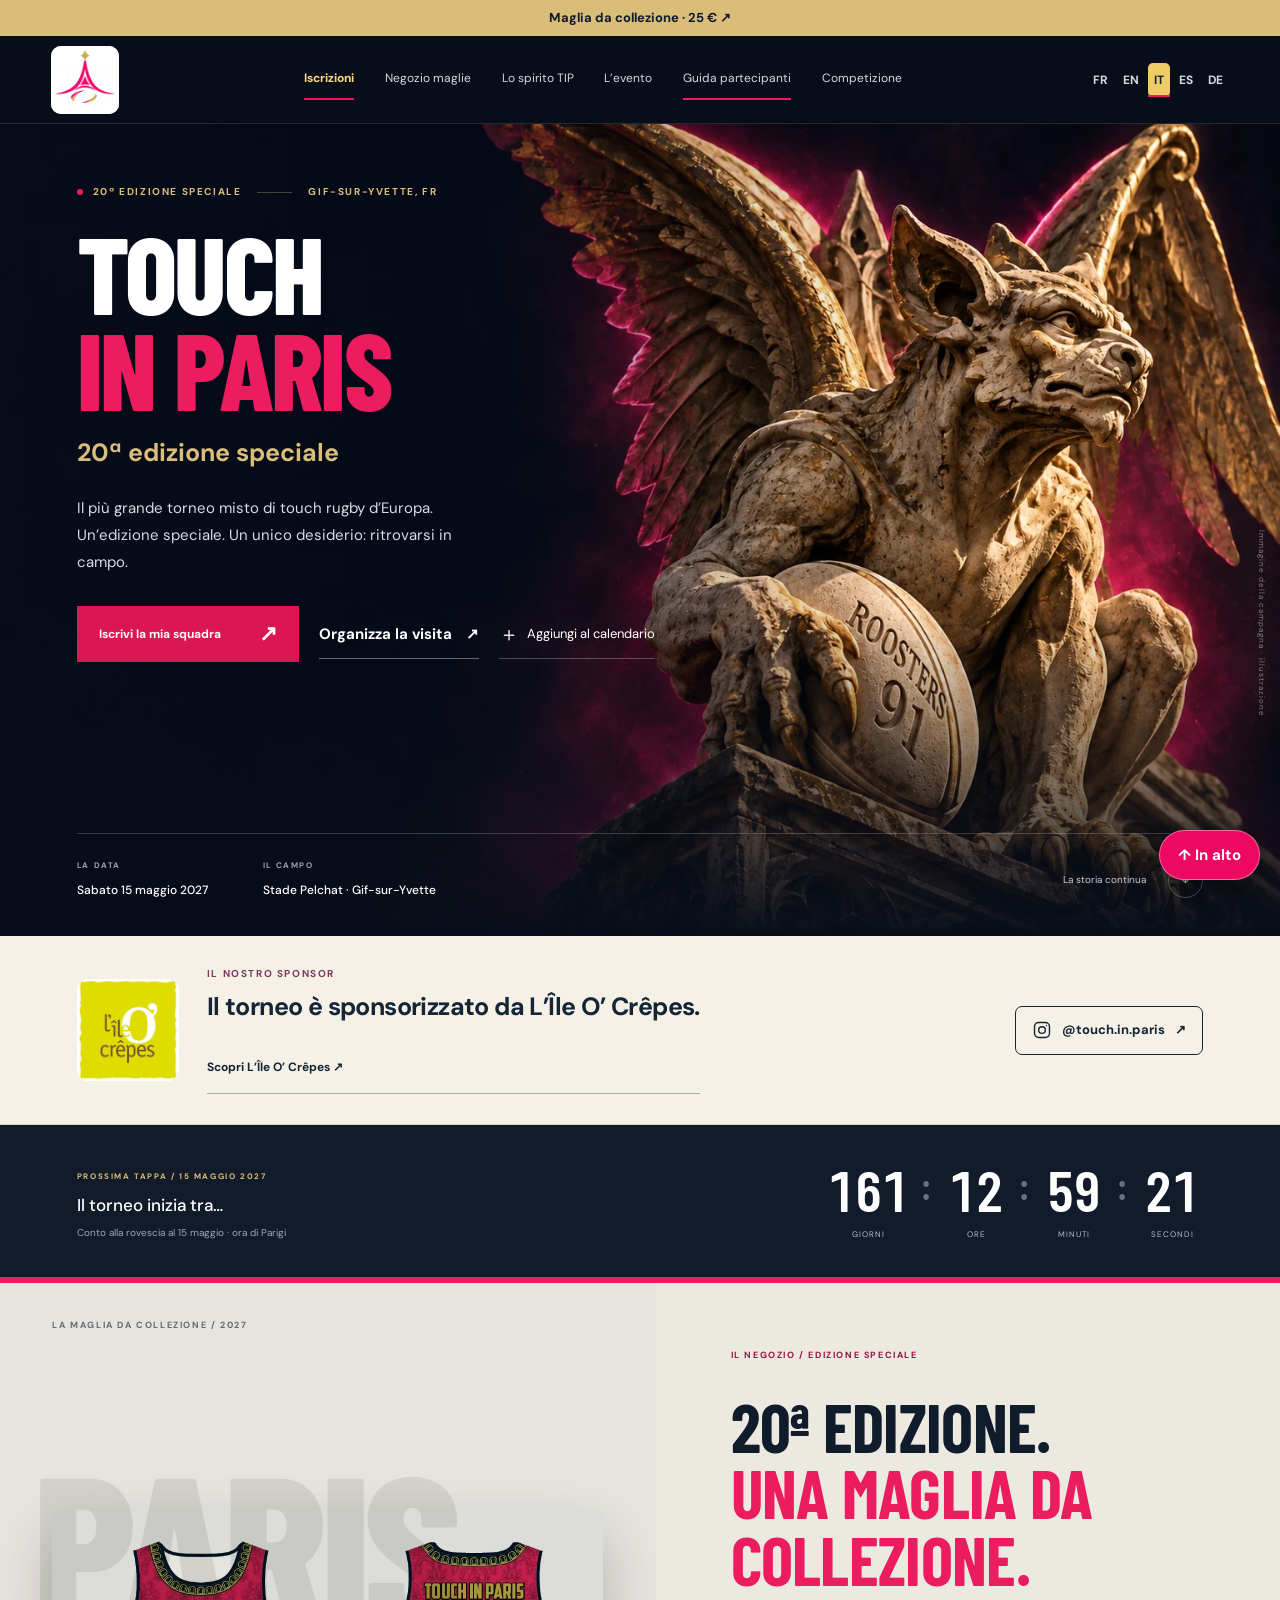
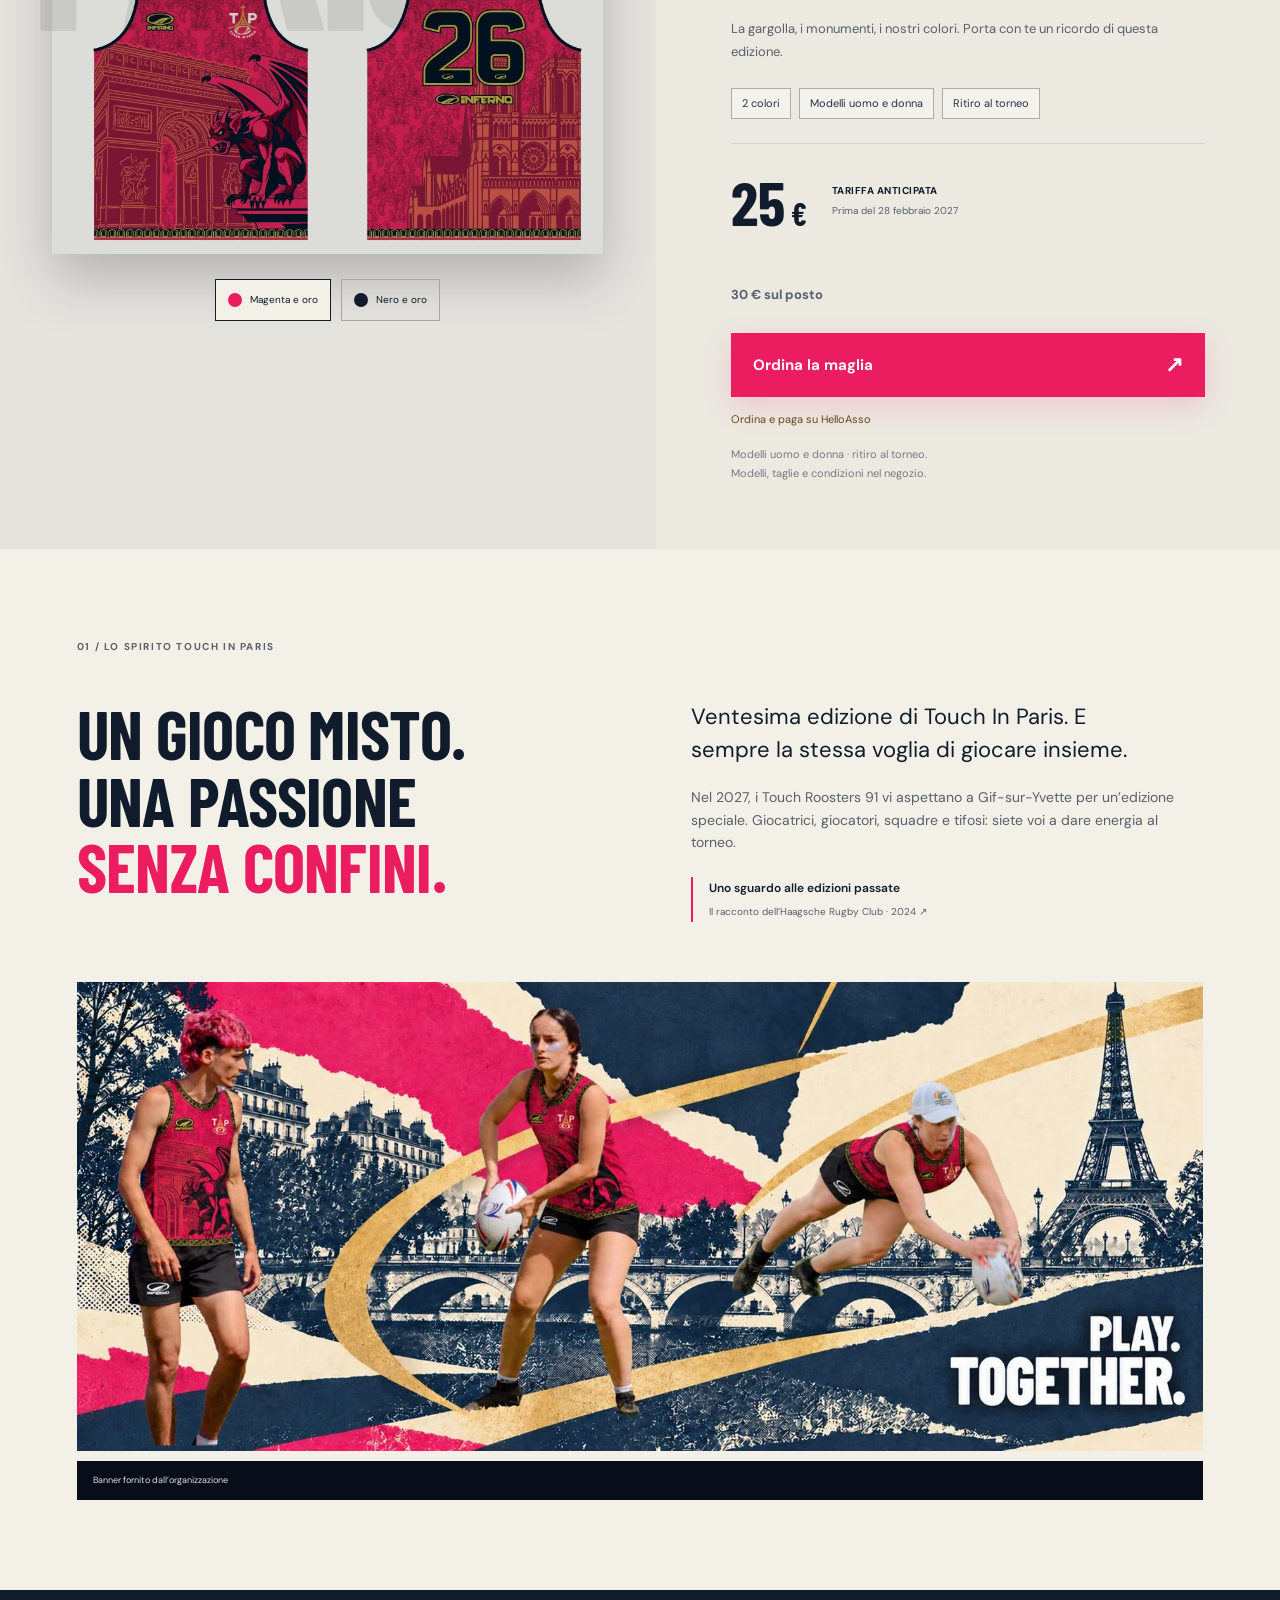
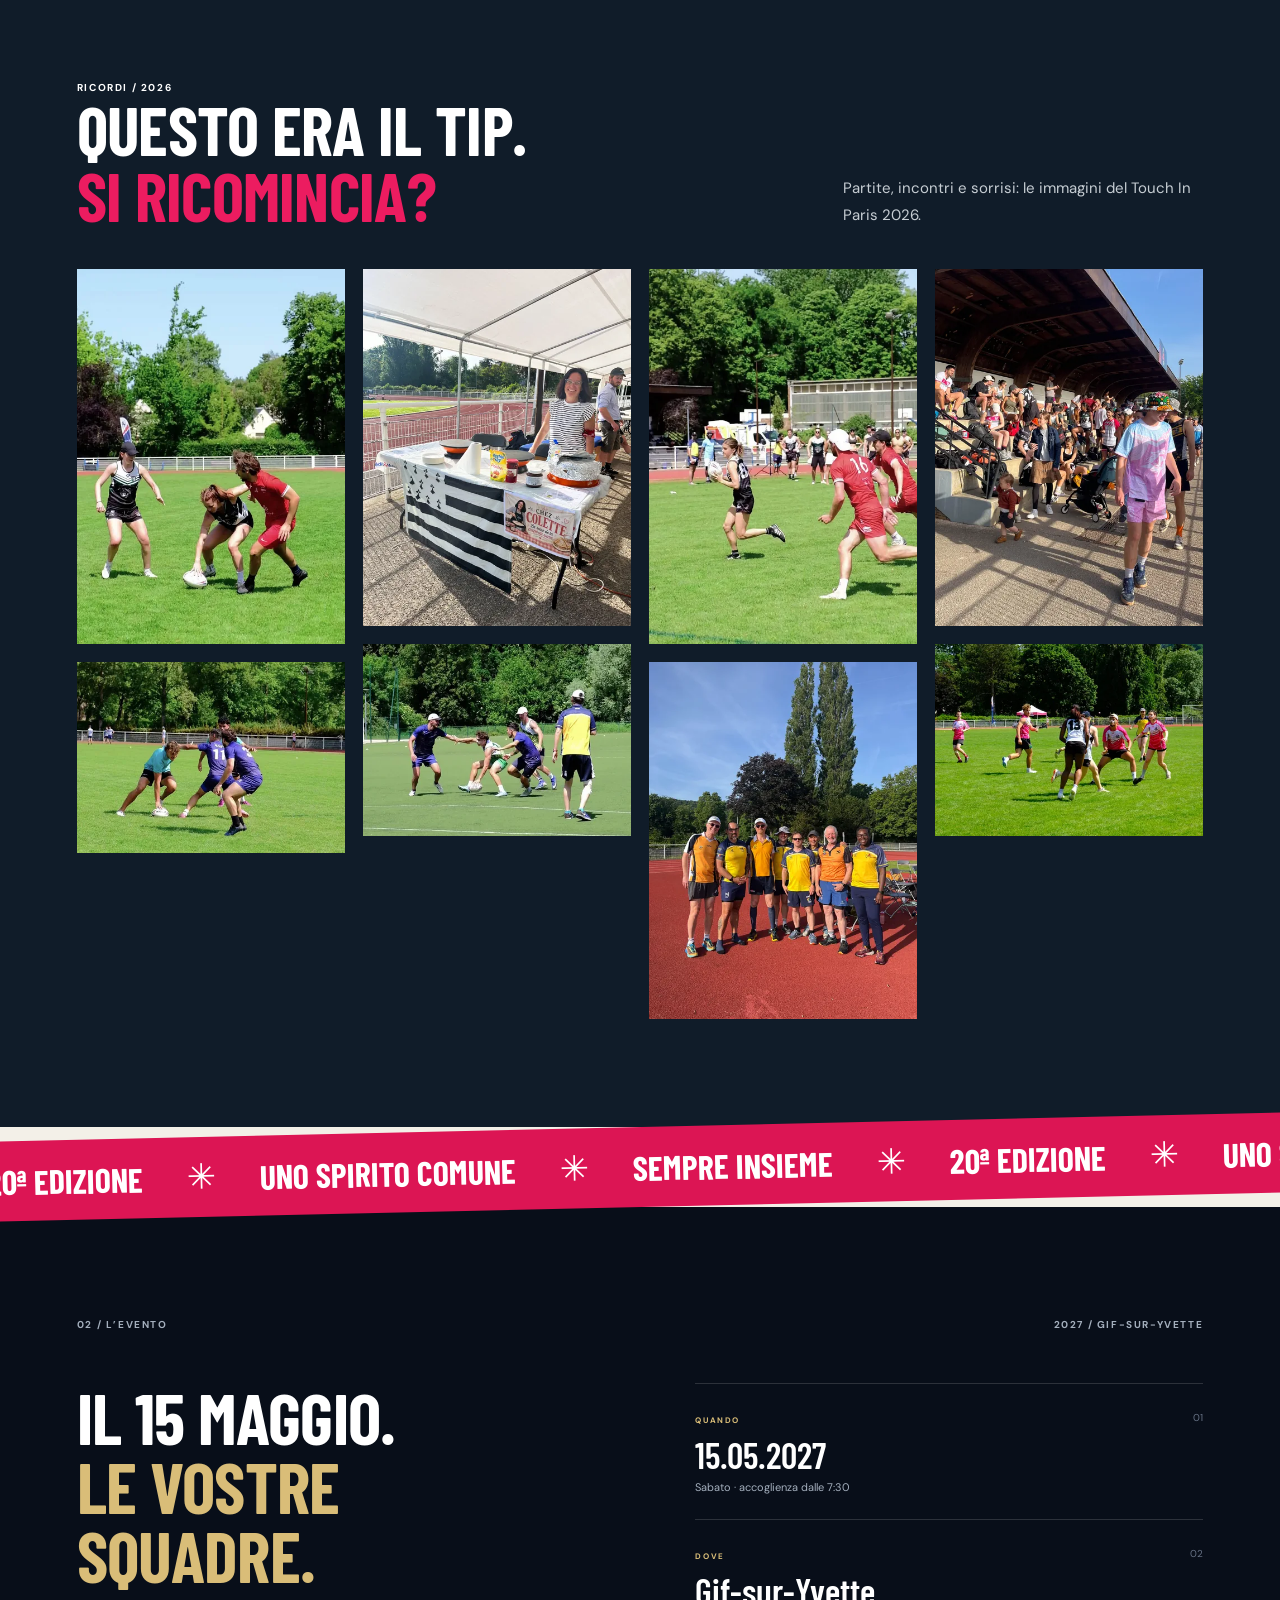
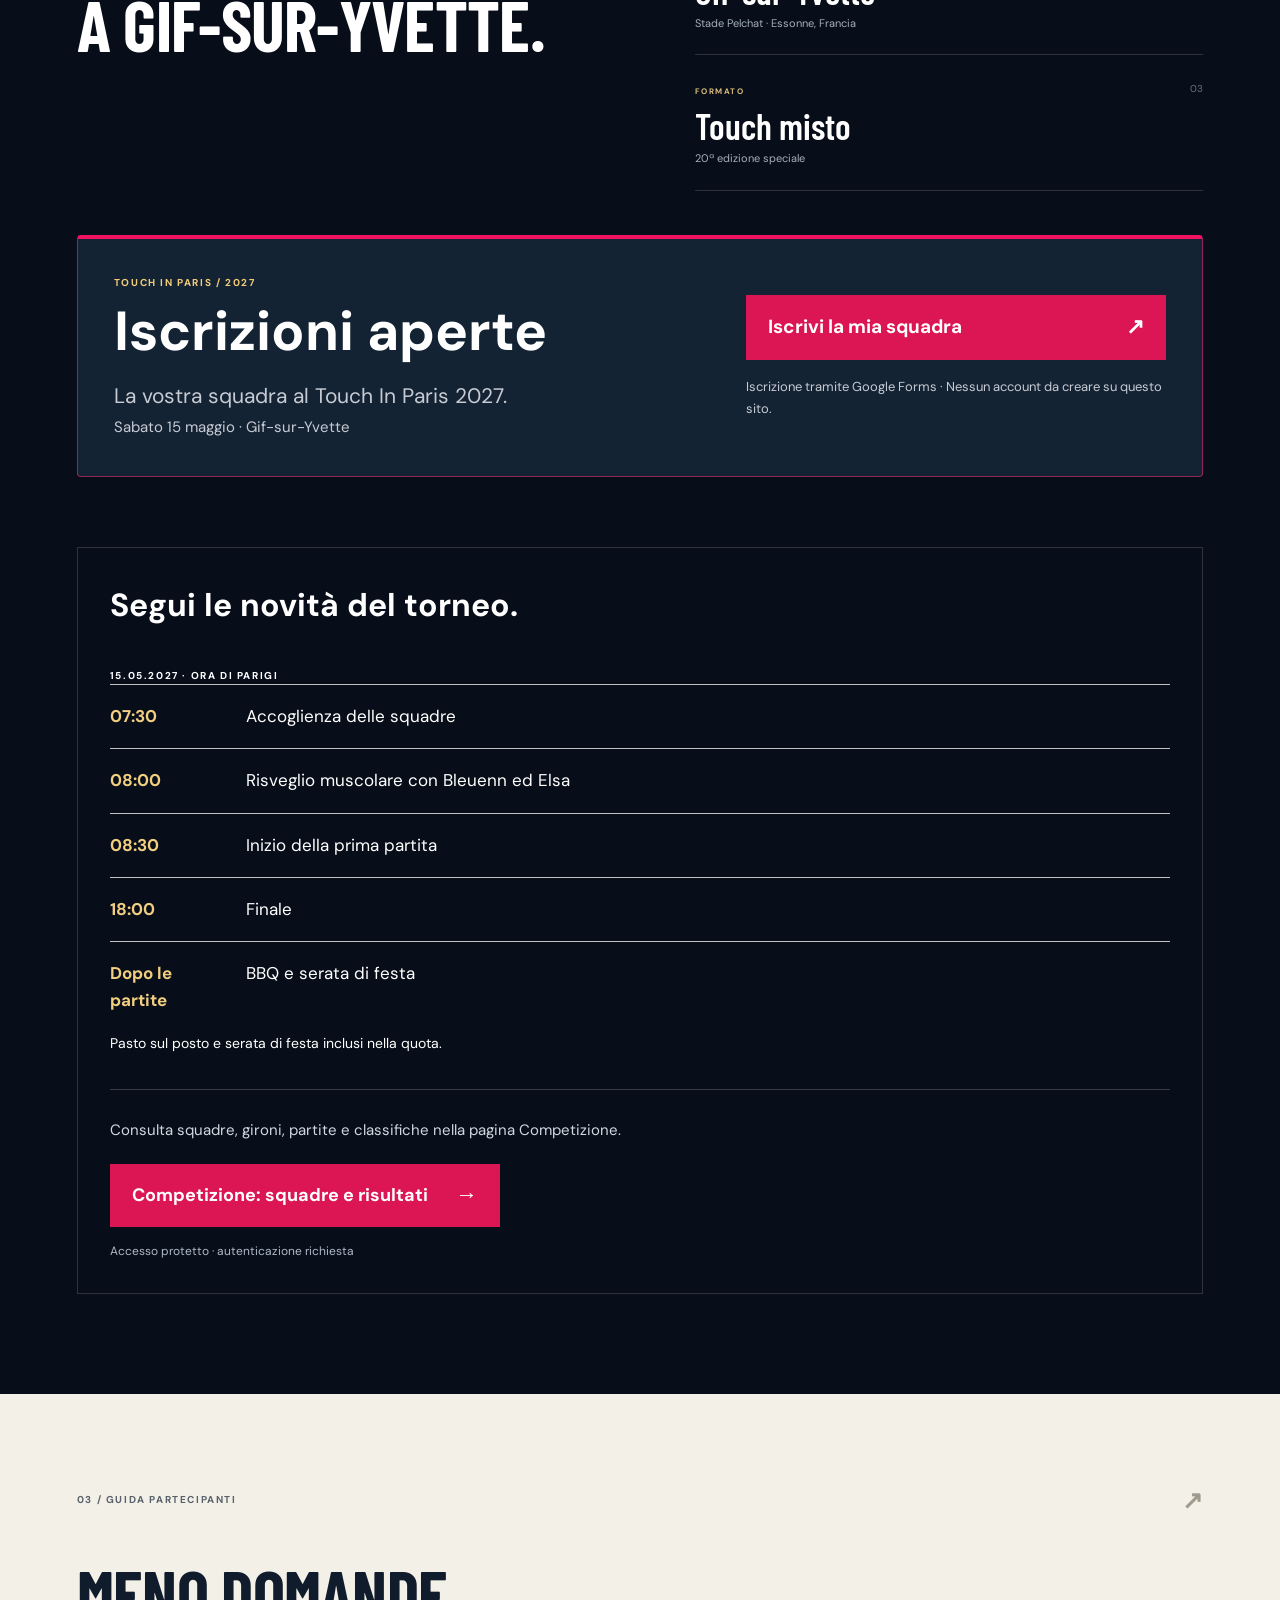
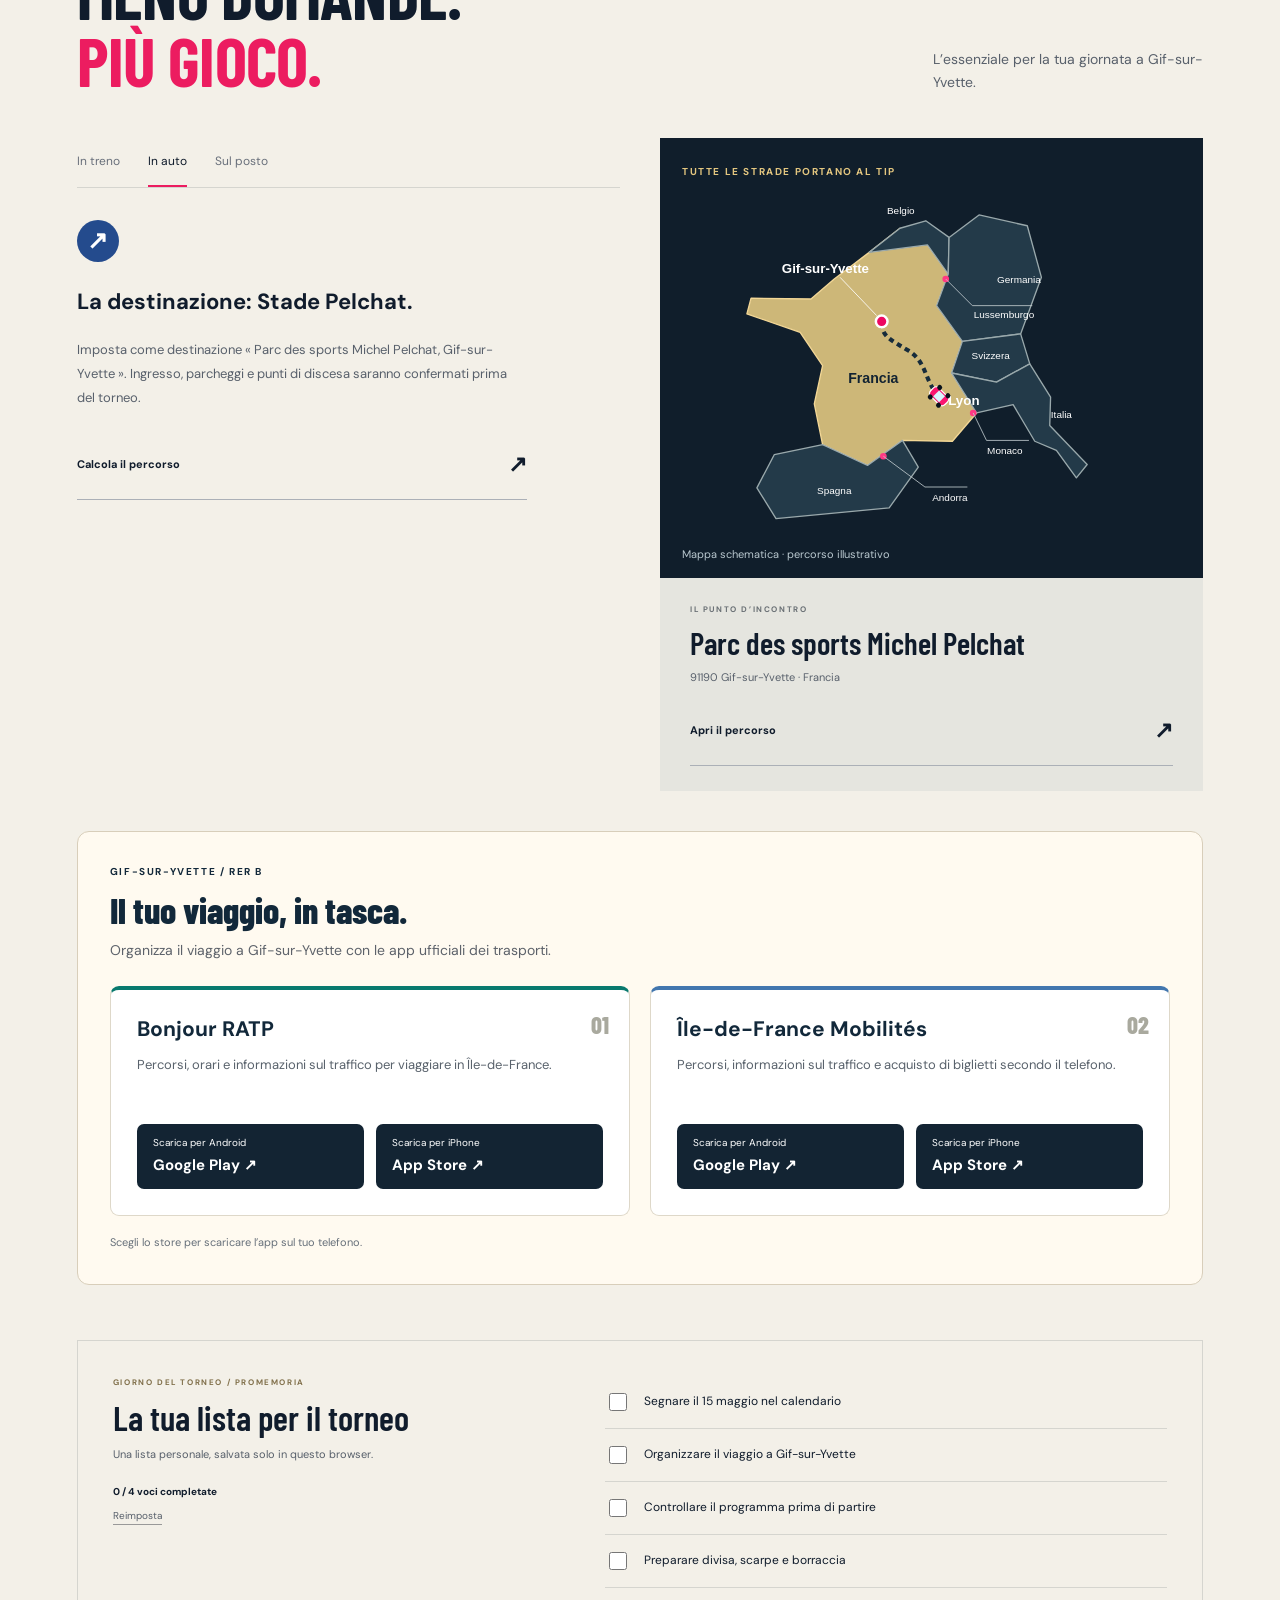
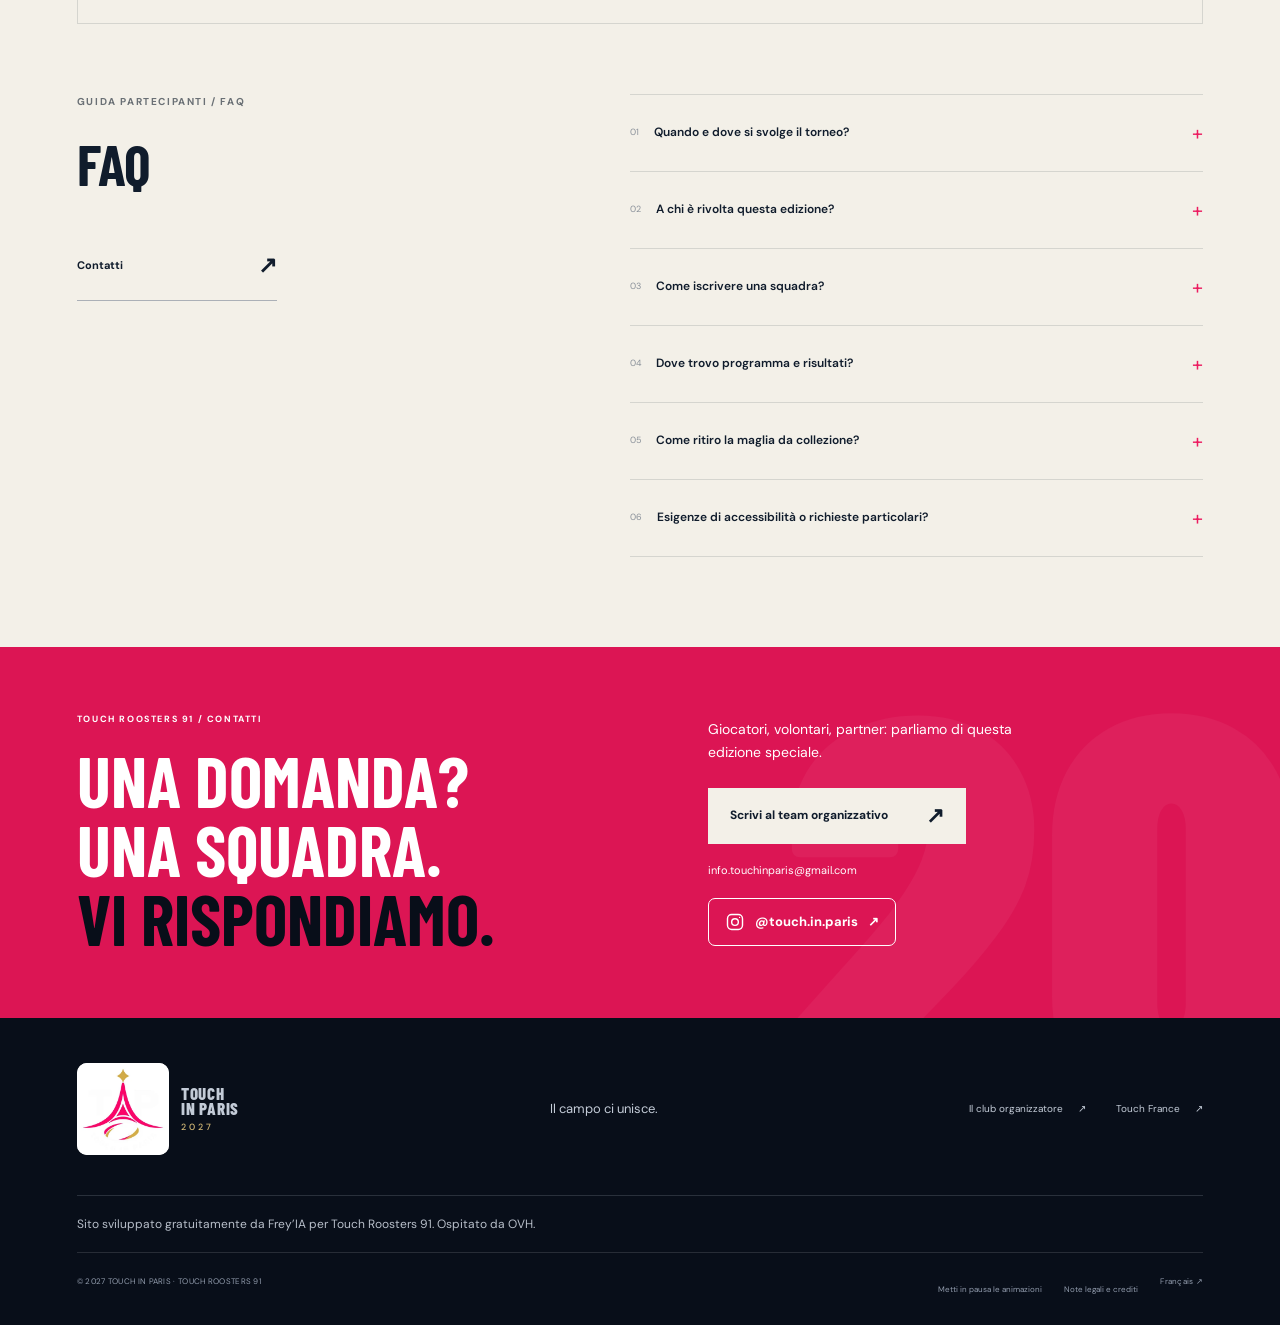
<file: it/index.html>
<!doctype html><html lang="it"><head><meta charset="utf-8"><meta name="viewport" content="width=device-width,initial-scale=1"><title>Touch In Paris 2027 — La 20ª. Insieme.</title><meta name="description" content="La 20ª edizione di Touch In Paris. Torneo misto di touch rugby sabato 15 maggio 2027 allo Stade Pelchat, Gif-sur-Yvette, Francia. Organizza la tua visita."><meta name="theme-color" content="#080e19"><link rel="icon" href="/assets/favicon.443a316e2661.svg"><link rel="canonical" href="https://touchinparis.touchroosters91.com/it/"><link rel="alternate" hreflang="fr" href="https://touchinparis.touchroosters91.com/fr/"><link rel="alternate" hreflang="en" href="https://touchinparis.touchroosters91.com/en/"><link rel="alternate" hreflang="it" href="https://touchinparis.touchroosters91.com/it/"><link rel="alternate" hreflang="es" href="https://touchinparis.touchroosters91.com/es/"><link rel="alternate" hreflang="de" href="https://touchinparis.touchroosters91.com/de/"><link rel="alternate" hreflang="x-default" href="https://touchinparis.touchroosters91.com/fr/"><meta property="og:title" content="Touch In Paris 2027 — La 20ª. Insieme."><meta property="og:description" content="La 20ª edizione di Touch In Paris. Torneo misto di touch rugby sabato 15 maggio 2027 allo Stade Pelchat, Gif-sur-Yvette, Francia. Organizza la tua visita."><meta property="og:image" content="https://touchinparis.touchroosters91.com/assets/hero-roosters-1536.bbb9d76f201a.webp"><meta property="og:type" content="website"><meta property="og:url" content="https://touchinparis.touchroosters91.com/it/"><link rel="stylesheet" href="/style.3a918b6869d3.css"><script type="application/ld+json">{"@context":"https://schema.org","@type":"SportsEvent","name":"Touch In Paris 2027 — 20ª edizione speciale","startDate":"2027-05-15T07:30:00+02:00","eventStatus":"https://schema.org/EventScheduled","eventAttendanceMode":"https://schema.org/OfflineEventAttendanceMode","sport":"Touch rugby","location":{"@type":"Place","name":"Stade Pelchat","address":{"@type":"PostalAddress","addressLocality":"Gif-sur-Yvette","postalCode":"91190","addressCountry":"FR"}},"organizer":{"@type":"Organization","name":"Touch Roosters 91","url":"https://www.touchrugby91.com/"},"image":"https://touchinparis.touchroosters91.com/assets/hero-roosters-1536.bbb9d76f201a.webp","description":"La 20ª edizione di Touch In Paris. Torneo misto di touch rugby sabato 15 maggio 2027 allo Stade Pelchat, Gif-sur-Yvette, Francia. Organizza la tua visita.","url":"https://touchinparis.touchroosters91.com/it/"}</script></head><body id="top">
<a class="shop-announcement" href="#collector"><strong>Maglia da collezione · 25 € <span aria-hidden="true">↗</span></strong></a><a class="skip" href="#main">Vai al contenuto</a><header class="header"><a class="brand" href="/it/" aria-label="Touch In Paris"><img class="tip-logo" src="/assets/tip-logo-optimized.e0677d0e77f4.webp" alt="Touch In Paris" width="1254" height="1254"><span class="brand-name">TOUCH<br>IN PARIS<span class="brand-year">2027</span></span></a><button class="menu-toggle" aria-expanded="false" aria-controls="navigation" aria-label="Apri menu"><span></span><span></span></button><nav id="navigation" aria-label="Navigazione principale"><a class="nav-registration" href="#inscriptions">Iscrizioni</a><a href="#collector">Negozio maglie</a><a href="#spirit">Lo spirito TIP</a><a href="#event">L’evento</a><a href="#guide">Guida partecipanti</a><a href="/competition/?lang=it">Competizione</a></nav><div class="header-end"><nav class="language-links" aria-label="Lingua"><a href="/fr/" lang="fr" hreflang="fr" >FR</a><a href="/en/" lang="en" hreflang="en" >EN</a><a href="/it/" lang="it" hreflang="it" aria-current="page">IT</a><a href="/es/" lang="es" hreflang="es" >ES</a><a href="/de/" lang="de" hreflang="de" >DE</a></nav></div></header>
<main id="main"><section class="hero" aria-labelledby="hero-title"><img class="hero-art" src="/assets/hero-roosters-1536.bbb9d76f201a.webp" srcset="/assets/hero-roosters-768.531aa483f2ea.webp 768w, /assets/hero-roosters-1152.deb929ac3925.webp 1152w, /assets/hero-roosters-1536.bbb9d76f201a.webp 1536w" sizes="(max-width:600px) 150vw, 100vw" width="1536" height="1024" alt="" fetchpriority="high"><div class="hero-shade"></div><div class="hero-content"><p class="overline"><span class="dot"></span> 20ª edizione speciale <span class="edition-rule"></span> GIF-SUR-YVETTE, FR</p><h1 id="hero-title">TOUCH<br><em>IN PARIS</em></h1><p class="hero-edition">20ª edizione speciale</p><p class="hero-intro">Il più grande torneo misto di touch rugby d’Europa. Un’edizione speciale. Un unico desiderio: ritrovarsi in campo.</p><div class="hero-actions"><a class="button pink registration-hero" href="https://forms.gle/b6BH2EF2GSboThge6" target="_blank" rel="noopener noreferrer">Iscrivi la mia squadra<span aria-hidden="true">↗</span></a><a class="visit-link" href="#guide">Organizza la visita<span aria-hidden="true">↗</span></a><a class="calendar-link" href="/tip-2027-it.ics" download><span aria-hidden="true">＋</span>Aggiungi al calendario</a></div></div><div class="hero-bottom"><div><span class="tiny">LA DATA</span><strong>Sabato 15 maggio 2027</strong></div><div><span class="tiny">IL CAMPO</span><strong>Stade Pelchat · Gif-sur-Yvette</strong></div><a href="#spirit" class="scroll-cue">La storia continua<span>↓</span></a></div><span class="art-credit">Immagine della campagna · illustrazione</span></section>
<section class="sponsor-band" aria-label="IL NOSTRO SPONSOR"><a class="sponsor-logo" href="https://www.ileocrepes.com/" target="_blank" rel="noopener noreferrer"><img src="/assets/ileo-crepes-optimized.076aefcd7d83.webp" width="447" height="447" alt="L’Île O’ Crêpes" loading="lazy"></a><div><p class="overline">IL NOSTRO SPONSOR</p><h2>Il torneo è sponsorizzato da L’Île O’ Crêpes.</h2><a class="text-link" href="https://www.ileocrepes.com/" target="_blank" rel="noopener noreferrer">Scopri L’Île O’ Crêpes ↗</a></div><a class="instagram-link" href="https://www.instagram.com/touch.in.paris/" aria-label="Segui il torneo su Instagram · @touch.in.paris" target="_blank" rel="noopener noreferrer"><svg viewBox="0 0 24 24" width="20" height="20" fill="none" stroke="currentColor" stroke-width="1.7" aria-hidden="true"><rect x="3" y="3" width="18" height="18" rx="5"/><circle cx="12" cy="12" r="4"/><circle cx="17.5" cy="6.5" r=".8" fill="currentColor" stroke="none"/></svg><span>@touch.in.paris</span><span aria-hidden="true">↗</span></a></section>
<section class="countdown-bar" aria-label="Conto alla rovescia"><div><span class="overline">PROSSIMA TAPPA / 15 MAGGIO 2027</span><h2>Il torneo inizia tra…</h2><p>Conto alla rovescia al 15 maggio · ora di Parigi</p></div><div class="countdown" role="timer" aria-label="Conto alla rovescia al 15 maggio · ora di Parigi" data-day="È il giorno del torneo." data-ended="Grazie per questa 20ª edizione."><div><strong data-count="0">--</strong><span>giorni</span></div><div><strong data-count="1">--</strong><span>ore</span></div><div><strong data-count="2">--</strong><span>minuti</span></div><div><strong data-count="3">--</strong><span>secondi</span></div></div></section>
<section id="collector" class="collector"><div class="jersey-stage"><span class="overline">LA MAGLIA DA COLLEZIONE / 2027</span><span class="jersey-backdrop" aria-hidden="true">PARIS</span><img id="jersey" src="/assets/maillot-magenta.017dafd25935.webp" width="906" height="564" loading="eager" alt="Maglia da collezione, vista anteriore e posteriore — Magenta e oro"><div class="color-controls" role="group" aria-label="Colore"><button type="button" data-color="magenta" data-alt="Maglia da collezione, vista anteriore e posteriore — Magenta e oro" aria-pressed="true"><span class="swatch magenta"></span>Magenta e oro</button><button type="button" data-color="noir" data-alt="Maglia da collezione, vista anteriore e posteriore — Nero e oro" aria-pressed="false"><span class="swatch black"></span>Nero e oro</button></div></div><div class="collector-copy"><p class="overline">IL NEGOZIO / EDIZIONE SPECIALE</p><h2 class="display">20ª edizione.<br><em>Una maglia da collezione.</em></h2><p>La gargolla, i monumenti, i nostri colori. Porta con te un ricordo di questa edizione.</p><div class="shop-details"><span>2 colori</span><span>Modelli uomo e donna</span><span>Ritiro al torneo</span></div><div class="price-row"><strong>25<span> €</span></strong><span>Tariffa anticipata<small>Prima del 28 febbraio 2027</small></span></div><p class="onsite-price"><strong>30 € sul posto</strong></p><a class="button pink" href="https://www.helloasso.com/associations/touch-roosters-91/boutiques/maillot-collector-touch-in-paris-2027" target="_blank" rel="noopener noreferrer">Ordina la maglia<span aria-hidden="true">↗</span></a><p class="shop-payment">Ordina e paga su HelloAsso</p><p class="shop-note">Modelli uomo e donna · ritiro al torneo.<br>Modelli, taglie e condizioni nel negozio.</p></div></section>
<section id="spirit" class="story section"><div class="section-top"><p class="overline">01 / LO SPIRITO TOUCH IN PARIS</p></div><div class="story-grid"><h2 class="display reveal">Un gioco misto.<br>Una passione<br><em>senza confini.</em></h2><div class="story-copy reveal"><p class="lead">Ventesima edizione di Touch In Paris. E sempre la stessa voglia di giocare insieme.</p><p>Nel 2027, i Touch Roosters 91 vi aspettano a Gif-sur-Yvette per un’edizione speciale. Giocatrici, giocatori, squadre e tifosi: siete voi a dare energia al torneo.</p><a class="archive-link" href="https://haagscherugbyclub.nl/touch-in-paris-tournament/" target="_blank" rel="noopener noreferrer">Uno sguardo alle edizioni passate<span>Il racconto dell’Haagsche Rugby Club · 2024 ↗</span></a></div></div><figure class="action-art supplied-banner"><img src="/assets/tip-banner-optimized.d93a05a84044.webp" width="1600" height="667" loading="lazy" alt="Touch In Paris · Play. Together."><figcaption>Banner fornito dall’organizzazione</figcaption></figure></section>
<section class="gallery-section section" id="memories" aria-labelledby="gallery-title"><p class="overline">RICORDI / 2026</p><div class="gallery-heading"><h2 class="display" id="gallery-title">Questo era il TIP.<br><em>Si ricomincia?</em></h2><p>Partite, incontri e sorrisi: le immagini del Touch In Paris 2026.</p></div><div class="gallery-grid"><button class="gallery-item" type="button" data-photo="/assets/tip-2026-1-full.be6c14c9a203.webp" aria-label="Ingrandisci la foto : Ripresa del gioco tra le squadre in nero e rosso"><img src="/assets/tip-2026-1-thumb.27da6f30fa41.webp" width="871" height="1220" loading="lazy" decoding="async" alt="Ripresa del gioco tra le squadre in nero e rosso"></button><button class="gallery-item" type="button" data-photo="/assets/tip-2026-2-full.707753f0a61d.webp" aria-label="Ingrandisci la foto : Partita tra le squadre in turchese e viola"><img src="/assets/tip-2026-2-thumb.0b65741d89d2.webp" width="1080" height="771" loading="lazy" decoding="async" alt="Partita tra le squadre in turchese e viola"></button><button class="gallery-item" type="button" data-photo="/assets/tip-2026-3-full.61b87af12d8f.webp" aria-label="Ingrandisci la foto : Lo stand di crêpes Chez Colette"><img src="/assets/tip-2026-3-thumb.c9dd6c95f869.webp" width="3024" height="4032" loading="lazy" decoding="async" alt="Lo stand di crêpes Chez Colette"></button><button class="gallery-item" type="button" data-photo="/assets/tip-2026-4-full.024a7588b396.webp" aria-label="Ingrandisci la foto : Azione di gioco osservata dall’arbitro"><img src="/assets/tip-2026-4-thumb.6c13e8d6fe44.webp" width="1080" height="771" loading="lazy" decoding="async" alt="Azione di gioco osservata dall’arbitro"></button><button class="gallery-item" type="button" data-photo="/assets/tip-2026-5-full.316afff2d353.webp" aria-label="Ingrandisci la foto : Corsa con il pallone contro la difesa in rosso"><img src="/assets/tip-2026-5-thumb.1da5578dc3a6.webp" width="930" height="1302" loading="lazy" decoding="async" alt="Corsa con il pallone contro la difesa in rosso"></button><button class="gallery-item" type="button" data-photo="/assets/tip-2026-6-full.b61a1e38ee6e.webp" aria-label="Ingrandisci la foto : Foto di gruppo degli arbitri"><img src="/assets/tip-2026-6-thumb.d625b22ebf21.webp" width="3024" height="4032" loading="lazy" decoding="async" alt="Foto di gruppo degli arbitri"></button><button class="gallery-item" type="button" data-photo="/assets/tip-2026-7-full.0c5992a3d41e.webp" aria-label="Ingrandisci la foto : Partecipanti e tifosi sugli spalti"><img src="/assets/tip-2026-7-thumb.96116f5623e6.webp" width="2509" height="3345" loading="lazy" decoding="async" alt="Partecipanti e tifosi sugli spalti"></button><button class="gallery-item" type="button" data-photo="/assets/tip-2026-8-full.5c7f2e64d362.webp" aria-label="Ingrandisci la foto : Partita di touch misto tra le squadre in rosa e nero"><img src="/assets/tip-2026-8-thumb.35b058744903.webp" width="3738" height="2670" loading="lazy" decoding="async" alt="Partita di touch misto tra le squadre in rosa e nero"></button></div></section><dialog class="photo-dialog" id="photo-viewer" aria-label="Touch In Paris 2026"><button type="button" class="photo-close" aria-label="Chiudi">×</button><img alt=""><div class="photo-toolbar"><button type="button" class="photo-prev" aria-label="Foto precedente">←</button><p class="photo-caption" aria-live="polite"></p><button type="button" class="photo-next" aria-label="Foto successiva">→</button></div></dialog>
<div class="ticker" aria-hidden="true"><div><span>20ª EDIZIONE</span><i>✳</i><span>UNO SPIRITO COMUNE</span><i>✳</i><span>SEMPRE INSIEME</span><i>✳</i><span>20ª EDIZIONE</span><i>✳</i><span>UNO SPIRITO COMUNE</span><i>✳</i><span>SEMPRE INSIEME</span><i>✳</i></div></div>
<section id="event" class="event-section section"><div class="section-top"><p class="overline">02 / L’EVENTO</p><span class="overline">2027 / GIF-SUR-YVETTE</span></div><div class="event-layout"><h2 class="display reveal">IL 15 MAGGIO.<br><em>LE VOSTRE SQUADRE.</em><br>A GIF-SUR-YVETTE.</h2><div class="event-facts"><div class="fact reveal"><span class="tiny">QUANDO</span><h3>15.05.2027</h3><p>Sabato · accoglienza dalle 7:30</p><span class="fact-index">01</span></div><div class="fact reveal"><span class="tiny">DOVE</span><h3>Gif-sur-Yvette</h3><p>Stade Pelchat · Essonne, Francia</p><span class="fact-index">02</span></div><div class="fact reveal"><span class="tiny">FORMATO</span><h3>Touch misto</h3><p>20ª edizione speciale</p><span class="fact-index">03</span></div></div></div><section id="inscriptions" class="registration-band section registration-open" aria-labelledby="registration-title"><div><p class="overline">TOUCH IN PARIS / 2027</p><h2 id="registration-title">Iscrizioni aperte</h2><p class="registration-intro">La vostra squadra al Touch In Paris 2027.</p><p>Sabato 15 maggio · Gif-sur-Yvette</p></div><div class="registration-action"><a class="button pink" href="https://forms.gle/b6BH2EF2GSboThge6" target="_blank" rel="noopener noreferrer">Iscrivi la mia squadra<span aria-hidden="true">↗</span></a><p>Iscrizione tramite Google Forms · Nessun account da creare su questo sito.</p></div></section><div class="competition programme-overview"><div class="competition-heading"><h3>Segui le novità del torneo.</h3></div><div class="day-programme"><p class="overline">15.05.2027 · Ora di Parigi</p><h3>La vostra giornata sul posto</h3><ol><li><strong>07:30</strong><span>Accoglienza delle squadre</span></li><li><strong>08:00</strong><span>Risveglio muscolare con Bleuenn ed Elsa</span></li><li><strong>08:30</strong><span>Inizio della prima partita</span></li><li><strong>18:00</strong><span>Finale</span></li><li><strong>Dopo le partite</strong><span>BBQ e serata di festa</span></li></ol><p class="meal-note">Pasto sul posto e serata di festa inclusi nella quota.</p></div><div class="competition-access"><p>Consulta squadre, gironi, partite e classifiche nella pagina Competizione.</p><a class="button pink competition-entry" href="/competition/?lang=it">Competizione: squadre e risultati<span aria-hidden="true">→</span></a><p class="competition-access-note">Accesso protetto · autenticazione richiesta</p></div></div></section>
<section id="guide" class="guide section"><div class="section-top"><p class="overline">03 / GUIDA PARTECIPANTI</p><span class="index-mark">↗</span></div><div class="guide-heading"><h2 class="display reveal">Meno domande.<br><em>Più gioco.</em></h2><p>L’essenziale per la tua giornata a Gif-sur-Yvette.</p></div><div class="guide-grid"><div class="travel"><div class="tabs" role="tablist" aria-label="Viaggio e arrivo"><button role="tab" id="travel-tab-0" aria-controls="travel-panel-0 travel-visual-0" aria-selected="false" tabindex="-1">In treno</button><button role="tab" id="travel-tab-1" aria-controls="travel-panel-1 travel-visual-1" aria-selected="true" tabindex="0">In auto</button><button role="tab" id="travel-tab-2" aria-controls="travel-panel-2 travel-visual-2" aria-selected="false" tabindex="-1">Sul posto</button></div><div id="travel-panel-0" class="travel-panel" role="tabpanel" aria-labelledby="travel-tab-0" hidden><span class="route-icon" aria-hidden="true">B</span><h3>Il RER B ti avvicina al campo.</h3><p>Prendi il RER B verso Saint-Rémy-lès-Chevreuse e scendi a Gif-sur-Yvette. Controlla orari e lavori prima di partire. L’ingresso del torneo sarà confermato dall’organizzazione.</p><a class="text-link" href="https://www.google.com/maps/search/?api=1&query=Parc+des+sports+Michel+Pelchat+Gif-sur-Yvette" target="_blank" rel="noopener noreferrer">Google Maps<span aria-hidden="true">↗</span></a></div><div id="travel-panel-1" class="travel-panel" role="tabpanel" aria-labelledby="travel-tab-1" ><span class="route-icon" aria-hidden="true">↗</span><h3>La destinazione: Stade Pelchat.</h3><p>Imposta come destinazione « Parc des sports Michel Pelchat, Gif-sur-Yvette ». Ingresso, parcheggi e punti di discesa saranno confermati prima del torneo.</p><a class="text-link" href="https://www.google.com/maps/search/?api=1&query=Parc+des+sports+Michel+Pelchat+Gif-sur-Yvette" target="_blank" rel="noopener noreferrer">Calcola il percorso<span aria-hidden="true">↗</span></a></div><div id="travel-panel-2" class="travel-panel" role="tabpanel" aria-labelledby="travel-tab-2" hidden><span class="route-icon" aria-hidden="true">◎</span><h3>La vostra giornata sul posto</h3><p>Pasto sul posto e serata di festa inclusi nella quota.</p><a class="text-link" href="mailto:info.touchinparis@gmail.com">Contatta l’organizzazione<span aria-hidden="true">↗</span></a></div></div><div class="venue-card"><div id="travel-visual-0" hidden role="tabpanel" aria-labelledby="travel-tab-0"><div class="route-map" aria-hidden="true"><svg viewBox="0 0 600 300" fill="none"><path class="map-grid" d="M0 70H600M0 150H600M0 230H600M100 0V300M200 0V300M300 0V300M400 0V300M500 0V300"/><path class="map-river" d="M600 50C420 170 450 30 300 80S210 280 0 250"/><path class="map-route" d="M425 65L350 65L350 145L245 145L245 230L165 230"/><circle cx="425" cy="65" r="7"/><circle cx="165" cy="230" r="10"/><text x="445" y="70">Paris</text><text x="175" y="265">Gif-sur-Yvette</text><rect x="270" y="130" width="30" height="30" rx="15"/><text class="line-b" x="280" y="151">B</text></svg><span>Schema della posizione · non in scala</span></div></div><div id="travel-visual-1" role="tabpanel" aria-labelledby="travel-tab-1"><div class="road-card"><p class="overline">Tutte le strade portano al TIP</p><svg class="europe-map" viewBox="0 0 600 440" role="img" aria-label="Francia, Belgio, Lussemburgo, Germania, Svizzera, Italia, Spagna, Andorra, Monaco"><g class="countries"><path d="M225 87L262 58 295 78 320 113 306 151 337 194 324 232 354 280 325 314 265 313 223 343 169 318 159 269 169 223 142 183 78 161 83 142 155 143 183 119Z" class="france"/><path d="M225 87L262 58 293 49 321 69 320 113 295 78Z"/><path d="M321 69L357 42 415 55 432 117 407 185 337 194 306 151 320 113Z"/><path d="M337 194L407 185 418 221 378 243 324 232Z"/><path d="M378 243L418 221 443 261 442 295 487 342 474 358 450 325 424 314 398 270 354 280 324 232Z"/><path d="M169 318L223 343 265 313 284 345 249 394 113 407 90 370 111 330Z"/></g><g class="country-labels"><text x="230" y="244">Francia</text><text x="263" y="41">Belgio</text><text x="405" y="124">Germania</text><text x="371" y="215">Svizzera</text><text x="456" y="286">Italia</text><text x="183" y="377">Spagna</text><circle cx="317" cy="119" r="4"/><path d="M317 119L349 151H421"/><text x="387" y="166">Lussemburgo</text><circle cx="242" cy="332" r="4"/><path d="M242 332L292 369H343"/><text x="322" y="386">Andorra</text><circle cx="350" cy="280" r="4"/><path d="M350 280L366 313H417"/><text x="388" y="329">Monaco</text></g><path class="road-track" d="M309 260C291 242 295 219 272 205S240 188 240 170"/><text class="destination-label" x="320" y="270">Lyon</text><g class="road-car"><rect x="-12" y="-7" width="24" height="14" rx="5"/><path d="M-5-5H5V5H-5Z"/><circle cx="-7" cy="-8" r="3"/><circle cx="7" cy="-8" r="3"/><circle cx="-7" cy="8" r="3"/><circle cx="7" cy="8" r="3"/></g><circle class="destination" cx="240" cy="170" r="7"/><text class="destination-label" x="120" y="112">Gif-sur-Yvette</text><path class="pin-line" d="M190 117L234 163"/></svg><p class="map-disclaimer">Mappa schematica · percorso illustrativo</p></div></div><div id="travel-visual-2" role="tabpanel" aria-labelledby="travel-tab-2" hidden><div class="day-programme"><p class="overline">15.05.2027 · Ora di Parigi</p><h3>La vostra giornata sul posto</h3><ol><li><strong>07:30</strong><span>Accoglienza delle squadre</span></li><li><strong>08:00</strong><span>Risveglio muscolare con Bleuenn ed Elsa</span></li><li><strong>08:30</strong><span>Inizio della prima partita</span></li><li><strong>18:00</strong><span>Finale</span></li><li><strong>Dopo le partite</strong><span>BBQ e serata di festa</span></li></ol><p class="meal-note">Pasto sul posto e serata di festa inclusi nella quota.</p></div><div class="care-panel"><p class="overline">Al vostro fianco</p><a href="https://www.eso-suposteo.fr/" target="_blank" rel="noopener noreferrer">Équipe di osteopati della scuola ESO ↗</a><p>＋ Soccorritori</p></div></div><div class="venue-detail"><p class="overline">IL PUNTO D’INCONTRO</p><h3>Parc des sports Michel Pelchat</h3><p>91190 Gif-sur-Yvette · Francia</p><a class="text-link" href="https://www.google.com/maps/search/?api=1&query=Parc+des+sports+Michel+Pelchat+Gif-sur-Yvette" target="_blank" rel="noopener noreferrer">Apri il percorso<span aria-hidden="true">↗</span></a></div></div></div><section class="transport-apps" aria-labelledby="transport-apps-title"><div class="transport-apps-heading"><p class="overline">GIF-SUR-YVETTE / RER B</p><h3 id="transport-apps-title">Il tuo viaggio, in tasca.</h3><p>Organizza il viaggio a Gif-sur-Yvette con le app ufficiali dei trasporti.</p></div><div class="transport-app-grid"><article class="transport-app ratp"><span class="app-number" aria-hidden="true">01</span><h4>Bonjour RATP</h4><p>Percorsi, orari e informazioni sul traffico per viaggiare in Île-de-France.</p><div class="store-links"><a href="https://play.google.com/store/apps/details?id=com.fabernovel.ratp&amp;hl=it" aria-label="Scarica per Android · Bonjour RATP" target="_blank" rel="noopener noreferrer"><small>Scarica per Android</small><strong>Google Play ↗</strong></a><a href="https://apps.apple.com/it/app/bonjour-ratp/id507107090" aria-label="Scarica per iPhone · Bonjour RATP" target="_blank" rel="noopener noreferrer"><small>Scarica per iPhone</small><strong>App Store ↗</strong></a></div></article><article class="transport-app idfm"><span class="app-number" aria-hidden="true">02</span><h4>Île-de-France Mobilités</h4><p>Percorsi, informazioni sul traffico e acquisto di biglietti secondo il telefono.</p><div class="store-links"><a href="https://play.google.com/store/apps/details?id=com.applidium.vianavigo&amp;hl=it" aria-label="Scarica per Android · Île-de-France Mobilités" target="_blank" rel="noopener noreferrer"><small>Scarica per Android</small><strong>Google Play ↗</strong></a><a href="https://apps.apple.com/it/app/%C3%AEle-de-france-mobilit%C3%A9s/id484527651" aria-label="Scarica per iPhone · Île-de-France Mobilités" target="_blank" rel="noopener noreferrer"><small>Scarica per iPhone</small><strong>App Store ↗</strong></a></div></article></div><p class="transport-apps-note">Scegli lo store per scaricare l’app sul tuo telefono.</p></section><div class="checklist reveal"><div><p class="overline">GIORNO DEL TORNEO / PROMEMORIA</p><h3>La tua lista per il torneo</h3><p>Una lista personale, salvata solo in questo browser.</p><span class="check-progress" aria-live="polite" data-label="voci completate"></span><button type="button" class="reset-checklist">Reimposta</button></div><div class="check-items"><label><input type="checkbox" data-check="0"><span>Segnare il 15 maggio nel calendario</span></label><label><input type="checkbox" data-check="1"><span>Organizzare il viaggio a Gif-sur-Yvette</span></label><label><input type="checkbox" data-check="2"><span>Controllare il programma prima di partire</span></label><label><input type="checkbox" data-check="3"><span>Preparare divisa, scarpe e borraccia</span></label></div></div>

<section id="faq" class="faq section"><div><p class="overline">GUIDA PARTECIPANTI / FAQ</p><h2 class="display">FAQ</h2><a class="text-link" href="mailto:info.touchinparis@gmail.com">Contatti<span aria-hidden="true">↗</span></a></div><div class="questions"><details><summary><span class="q-index">01</span>Quando e dove si svolge il torneo?<span class="q-plus" aria-hidden="true">+</span></summary><p>Sabato 15 maggio 2027, accoglienza dalle 7:30 al Parc des sports Michel Pelchat, 91190 Gif-sur-Yvette, Francia. L’ingresso esatto sarà confermato prima del torneo.</p></details><details><summary><span class="q-index">02</span>A chi è rivolta questa edizione?<span class="q-plus" aria-hidden="true">+</span></summary><p>Touch In Paris 2027 è un torneo misto di touch rugby. Requisiti sportivi e modalità d’iscrizione vanno confermati con l’organizzazione.</p></details><details><summary><span class="q-index">03</span>Come iscrivere una squadra?<span class="q-plus" aria-hidden="true">+</span></summary><p>Le iscrizioni sono aperte. Il pulsante « Iscrivi la mia squadra » apre il modulo Google Forms in una nuova scheda. Non serve creare un account su questo sito.</p></details><details><summary><span class="q-index">04</span>Dove trovo programma e risultati?<span class="q-plus" aria-hidden="true">+</span></summary><p>La sezione evento raccoglie gli annunci su programma, squadre e risultati. Il monitoraggio dettagliato è disponibile nella pagina Competizione con accesso riservato.</p></details><details><summary><span class="q-index">05</span>Come ritiro la maglia da collezione?<span class="q-plus" aria-hidden="true">+</span></summary><p>Il ritiro è previsto al torneo sabato 15 maggio 2027. Scegli modello e taglia nel negozio HelloAsso, dove sono indicate le condizioni d’ordine.</p></details><details><summary><span class="q-index">06</span>Esigenze di accessibilità o richieste particolari?<span class="q-plus" aria-hidden="true">+</span></summary><p>Scrivi a info.touchinparis@gmail.com per organizzare la tua visita. I dettagli sull’accessibilità saranno confermati prima del torneo.</p></details></div></section></section>
<section class="contact-band"><div><p class="overline">TOUCH ROOSTERS 91 / CONTATTI</p><h2>UNA DOMANDA?<br>UNA SQUADRA.<br><em>VI RISPONDIAMO.</em></h2></div><div><p>Giocatori, volontari, partner: parliamo di questa edizione speciale.</p><a class="button light" href="mailto:info.touchinparis@gmail.com">Scrivi al team organizzativo<span aria-hidden="true">↗</span></a><p class="contact-email">info.touchinparis@gmail.com</p><a class="instagram-link" href="https://www.instagram.com/touch.in.paris/" aria-label="Segui il torneo su Instagram · @touch.in.paris" target="_blank" rel="noopener noreferrer"><svg viewBox="0 0 24 24" width="20" height="20" fill="none" stroke="currentColor" stroke-width="1.7" aria-hidden="true"><rect x="3" y="3" width="18" height="18" rx="5"/><circle cx="12" cy="12" r="4"/><circle cx="17.5" cy="6.5" r=".8" fill="currentColor" stroke="none"/></svg><span>@touch.in.paris</span><span aria-hidden="true">↗</span></a></div><span class="contact-20" aria-hidden="true">20</span></section>
</main><footer><div class="footer-main"><a class="brand" href="/it/"><img class="tip-logo" src="/assets/tip-logo-optimized.e0677d0e77f4.webp" alt="Touch In Paris" width="1254" height="1254"><span class="brand-name">TOUCH<br>IN PARIS<span class="brand-year">2027</span></span></a><p>Il campo ci unisce.</p><div><a href="https://www.touchrugby91.com/" target="_blank" rel="noopener noreferrer">Il club organizzatore<span aria-hidden="true">↗</span></a><a href="https://touchfrance.fr/" target="_blank" rel="noopener noreferrer">Touch France<span aria-hidden="true">↗</span></a></div></div><p class="development-credit">Sito sviluppato gratuitamente da Frey’IA per Touch Roosters 91. Ospitato da OVH.</p><div class="footer-bottom"><span>© 2027 TOUCH IN PARIS · TOUCH ROOSTERS 91</span><div><button class="motion-toggle" data-pause="Metti in pausa le animazioni" data-resume="Riattiva le animazioni" aria-pressed="false">Metti in pausa le animazioni</button><button data-open-dialog>Note legali e crediti</button><a href="/fr/" lang="fr">Français ↗</a></div></div></footer><dialog id="credits"><button class="dialog-close" aria-label="Chiudi">×</button><p class="overline">TOUCH IN PARIS 2027</p><h2>Informazioni sul sito</h2><p>Touch In Paris 2027 · 20ª edizione. Organizzazione: Touch Roosters 91. Contatto: info.touchinparis@gmail.com. La gargolla della pagina iniziale è un’illustrazione creata con IA. Logo, banner e immagini delle maglie sono forniti dall’organizzazione. Il sito pubblico non include moduli di raccolta dati né strumenti di analisi. La lista personale e la lingua usano la memoria locale del browser. L’area competizione usa un cookie di sessione per l’accesso. I servizi esterni applicano le proprie condizioni. Sito sviluppato gratuitamente da Frey’IA per Touch Roosters 91. Ospitato da OVH.</p><p class="legal-detail">Editore: Touch Roosters 91. Direttore della pubblicazione: Arnaud LEVEQUE. Hosting: OVH.</p><a class="text-link" href="mailto:info.touchinparis@gmail.com">Contatti<span aria-hidden="true">↗</span></a></dialog><a class="back-to-top" href="#top" aria-label="In alto">↑ In alto</a><script src="/language-preference.7ca8c36c5efc.js" defer></script><script src="/app.49f3cd8264a4.js" defer></script></body></html>
</file>
<file: style.3a918b6869d3.css>
/* vietnamese */
@font-face {
  font-family: 'Barlow Condensed';
  font-style: normal;
  font-weight: 600;
  font-display: swap;
  src: url(/assets/fonts/font-0.5598861e729e.woff2) format('woff2');
  unicode-range: U+0102-0103, U+0110-0111, U+0128-0129, U+0168-0169, U+01A0-01A1, U+01AF-01B0, U+0300-0301, U+0303-0304, U+0308-0309, U+0323, U+0329, U+1EA0-1EF9, U+20AB;
}
/* latin-ext */
@font-face {
  font-family: 'Barlow Condensed';
  font-style: normal;
  font-weight: 600;
  font-display: swap;
  src: url(/assets/fonts/font-1.aef7edf54f79.woff2) format('woff2');
  unicode-range: U+0100-02BA, U+02BD-02C5, U+02C7-02CC, U+02CE-02D7, U+02DD-02FF, U+0304, U+0308, U+0329, U+1D00-1DBF, U+1E00-1E9F, U+1EF2-1EFF, U+2020, U+20A0-20AB, U+20AD-20C4, U+2113, U+2C60-2C7F, U+A720-A7FF;
}
/* latin */
@font-face {
  font-family: 'Barlow Condensed';
  font-style: normal;
  font-weight: 600;
  font-display: swap;
  src: url(/assets/fonts/font-2.215a93c696f4.woff2) format('woff2');
  unicode-range: U+0000-00FF, U+0131, U+0152-0153, U+02BB-02BC, U+02C6, U+02DA, U+02DC, U+0304, U+0308, U+0329, U+2000-206F, U+20AC, U+2122, U+2191, U+2193, U+2212, U+2215, U+FEFF, U+FFFD;
}
/* vietnamese */
@font-face {
  font-family: 'Barlow Condensed';
  font-style: normal;
  font-weight: 700;
  font-display: swap;
  src: url(/assets/fonts/font-3.6c554f2decc2.woff2) format('woff2');
  unicode-range: U+0102-0103, U+0110-0111, U+0128-0129, U+0168-0169, U+01A0-01A1, U+01AF-01B0, U+0300-0301, U+0303-0304, U+0308-0309, U+0323, U+0329, U+1EA0-1EF9, U+20AB;
}
/* latin-ext */
@font-face {
  font-family: 'Barlow Condensed';
  font-style: normal;
  font-weight: 700;
  font-display: swap;
  src: url(/assets/fonts/font-4.9d351bd9222b.woff2) format('woff2');
  unicode-range: U+0100-02BA, U+02BD-02C5, U+02C7-02CC, U+02CE-02D7, U+02DD-02FF, U+0304, U+0308, U+0329, U+1D00-1DBF, U+1E00-1E9F, U+1EF2-1EFF, U+2020, U+20A0-20AB, U+20AD-20C4, U+2113, U+2C60-2C7F, U+A720-A7FF;
}
/* latin */
@font-face {
  font-family: 'Barlow Condensed';
  font-style: normal;
  font-weight: 700;
  font-display: swap;
  src: url(/assets/fonts/font-5.3787a5a41917.woff2) format('woff2');
  unicode-range: U+0000-00FF, U+0131, U+0152-0153, U+02BB-02BC, U+02C6, U+02DA, U+02DC, U+0304, U+0308, U+0329, U+2000-206F, U+20AC, U+2122, U+2191, U+2193, U+2212, U+2215, U+FEFF, U+FFFD;
}
/* vietnamese */
@font-face {
  font-family: 'Barlow Condensed';
  font-style: normal;
  font-weight: 800;
  font-display: swap;
  src: url(/assets/fonts/font-6.87b35049bcb4.woff2) format('woff2');
  unicode-range: U+0102-0103, U+0110-0111, U+0128-0129, U+0168-0169, U+01A0-01A1, U+01AF-01B0, U+0300-0301, U+0303-0304, U+0308-0309, U+0323, U+0329, U+1EA0-1EF9, U+20AB;
}
/* latin-ext */
@font-face {
  font-family: 'Barlow Condensed';
  font-style: normal;
  font-weight: 800;
  font-display: swap;
  src: url(/assets/fonts/font-7.22539b785b3c.woff2) format('woff2');
  unicode-range: U+0100-02BA, U+02BD-02C5, U+02C7-02CC, U+02CE-02D7, U+02DD-02FF, U+0304, U+0308, U+0329, U+1D00-1DBF, U+1E00-1E9F, U+1EF2-1EFF, U+2020, U+20A0-20AB, U+20AD-20C4, U+2113, U+2C60-2C7F, U+A720-A7FF;
}
/* latin */
@font-face {
  font-family: 'Barlow Condensed';
  font-style: normal;
  font-weight: 800;
  font-display: swap;
  src: url(/assets/fonts/font-8.2515494e8cc2.woff2) format('woff2');
  unicode-range: U+0000-00FF, U+0131, U+0152-0153, U+02BB-02BC, U+02C6, U+02DA, U+02DC, U+0304, U+0308, U+0329, U+2000-206F, U+20AC, U+2122, U+2191, U+2193, U+2212, U+2215, U+FEFF, U+FFFD;
}
/* vietnamese */
@font-face {
  font-family: 'Barlow Condensed';
  font-style: normal;
  font-weight: 900;
  font-display: swap;
  src: url(/assets/fonts/font-9.92a1a5a866f6.woff2) format('woff2');
  unicode-range: U+0102-0103, U+0110-0111, U+0128-0129, U+0168-0169, U+01A0-01A1, U+01AF-01B0, U+0300-0301, U+0303-0304, U+0308-0309, U+0323, U+0329, U+1EA0-1EF9, U+20AB;
}
/* latin-ext */
@font-face {
  font-family: 'Barlow Condensed';
  font-style: normal;
  font-weight: 900;
  font-display: swap;
  src: url(/assets/fonts/font-10.62fc8c02419c.woff2) format('woff2');
  unicode-range: U+0100-02BA, U+02BD-02C5, U+02C7-02CC, U+02CE-02D7, U+02DD-02FF, U+0304, U+0308, U+0329, U+1D00-1DBF, U+1E00-1E9F, U+1EF2-1EFF, U+2020, U+20A0-20AB, U+20AD-20C4, U+2113, U+2C60-2C7F, U+A720-A7FF;
}
/* latin */
@font-face {
  font-family: 'Barlow Condensed';
  font-style: normal;
  font-weight: 900;
  font-display: swap;
  src: url(/assets/fonts/font-11.aa01966de3f6.woff2) format('woff2');
  unicode-range: U+0000-00FF, U+0131, U+0152-0153, U+02BB-02BC, U+02C6, U+02DA, U+02DC, U+0304, U+0308, U+0329, U+2000-206F, U+20AC, U+2122, U+2191, U+2193, U+2212, U+2215, U+FEFF, U+FFFD;
}
/* latin-ext */
@font-face {
  font-family: 'DM Sans';
  font-style: normal;
  font-weight: 400;
  font-display: swap;
  src: url(/assets/fonts/font-12.a5d38fe99f93.woff2) format('woff2');
  unicode-range: U+0100-02BA, U+02BD-02C5, U+02C7-02CC, U+02CE-02D7, U+02DD-02FF, U+0304, U+0308, U+0329, U+1D00-1DBF, U+1E00-1E9F, U+1EF2-1EFF, U+2020, U+20A0-20AB, U+20AD-20C4, U+2113, U+2C60-2C7F, U+A720-A7FF;
}
/* latin */
@font-face {
  font-family: 'DM Sans';
  font-style: normal;
  font-weight: 400;
  font-display: swap;
  src: url(/assets/fonts/font-13.9fea608a947e.woff2) format('woff2');
  unicode-range: U+0000-00FF, U+0131, U+0152-0153, U+02BB-02BC, U+02C6, U+02DA, U+02DC, U+0304, U+0308, U+0329, U+2000-206F, U+20AC, U+2122, U+2191, U+2193, U+2212, U+2215, U+FEFF, U+FFFD;
}
/* latin-ext */
@font-face {
  font-family: 'DM Sans';
  font-style: normal;
  font-weight: 500;
  font-display: swap;
  src: url(/assets/fonts/font-12.a5d38fe99f93.woff2) format('woff2');
  unicode-range: U+0100-02BA, U+02BD-02C5, U+02C7-02CC, U+02CE-02D7, U+02DD-02FF, U+0304, U+0308, U+0329, U+1D00-1DBF, U+1E00-1E9F, U+1EF2-1EFF, U+2020, U+20A0-20AB, U+20AD-20C4, U+2113, U+2C60-2C7F, U+A720-A7FF;
}
/* latin */
@font-face {
  font-family: 'DM Sans';
  font-style: normal;
  font-weight: 500;
  font-display: swap;
  src: url(/assets/fonts/font-13.9fea608a947e.woff2) format('woff2');
  unicode-range: U+0000-00FF, U+0131, U+0152-0153, U+02BB-02BC, U+02C6, U+02DA, U+02DC, U+0304, U+0308, U+0329, U+2000-206F, U+20AC, U+2122, U+2191, U+2193, U+2212, U+2215, U+FEFF, U+FFFD;
}
/* latin-ext */
@font-face {
  font-family: 'DM Sans';
  font-style: normal;
  font-weight: 600;
  font-display: swap;
  src: url(/assets/fonts/font-12.a5d38fe99f93.woff2) format('woff2');
  unicode-range: U+0100-02BA, U+02BD-02C5, U+02C7-02CC, U+02CE-02D7, U+02DD-02FF, U+0304, U+0308, U+0329, U+1D00-1DBF, U+1E00-1E9F, U+1EF2-1EFF, U+2020, U+20A0-20AB, U+20AD-20C4, U+2113, U+2C60-2C7F, U+A720-A7FF;
}
/* latin */
@font-face {
  font-family: 'DM Sans';
  font-style: normal;
  font-weight: 600;
  font-display: swap;
  src: url(/assets/fonts/font-13.9fea608a947e.woff2) format('woff2');
  unicode-range: U+0000-00FF, U+0131, U+0152-0153, U+02BB-02BC, U+02C6, U+02DA, U+02DC, U+0304, U+0308, U+0329, U+2000-206F, U+20AC, U+2122, U+2191, U+2193, U+2212, U+2215, U+FEFF, U+FFFD;
}
/* latin-ext */
@font-face {
  font-family: 'DM Sans';
  font-style: normal;
  font-weight: 700;
  font-display: swap;
  src: url(/assets/fonts/font-12.a5d38fe99f93.woff2) format('woff2');
  unicode-range: U+0100-02BA, U+02BD-02C5, U+02C7-02CC, U+02CE-02D7, U+02DD-02FF, U+0304, U+0308, U+0329, U+1D00-1DBF, U+1E00-1E9F, U+1EF2-1EFF, U+2020, U+20A0-20AB, U+20AD-20C4, U+2113, U+2C60-2C7F, U+A720-A7FF;
}
/* latin */
@font-face {
  font-family: 'DM Sans';
  font-style: normal;
  font-weight: 700;
  font-display: swap;
  src: url(/assets/fonts/font-13.9fea608a947e.woff2) format('woff2');
  unicode-range: U+0000-00FF, U+0131, U+0152-0153, U+02BB-02BC, U+02C6, U+02DA, U+02DC, U+0304, U+0308, U+0329, U+2000-206F, U+20AC, U+2122, U+2191, U+2193, U+2212, U+2215, U+FEFF, U+FFFD;
}

:root{--navy:#080e19;--ink:#101c2c;--cream:#f3f0e8;--pink:#ec1c60;--gold:#d9bd78;--muted:#58606b;--line:#d5d5cf;--display:'Barlow Condensed',Impact,'Arial Narrow',sans-serif;--body:'DM Sans',Arial,sans-serif}*{box-sizing:border-box}html{scroll-behavior:smooth;scroll-padding-top:100px}body{margin:0;background:var(--cream);color:var(--ink);font:15px/1.6 var(--body);overflow-x:clip}a{color:inherit;text-decoration:none}button,input{font:inherit}button,a{-webkit-tap-highlight-color:transparent}button{cursor:pointer;color:inherit}img{max-width:100%;display:block}h1,h2,h3,h4,p,figure{margin:0}::selection{background:var(--pink);color:white}a:focus-visible,button:focus-visible,summary:focus-visible,input:focus-visible{outline:3px solid #009ecb;outline-offset:6px}.skip{position:fixed;left:15px;top:-80px;z-index:100;background:white;color:var(--ink);padding:15px}.skip:focus{top:15px}.header{height:88px;background:var(--navy);color:#fff;display:flex;align-items:center;justify-content:space-between;padding:0 4%;gap:32px;position:sticky;top:0;z-index:30;border-bottom:1px solid #ffffff1c}.brand{display:flex;align-items:center;gap:12px;flex-shrink:0}.brand-symbol{font:900 35px/.85 var(--display);letter-spacing:-2px;position:relative;border:1px solid #d9bd7850;padding:10px 12px 13px;transform:skew(-7deg);color:var(--gold)}.brand-symbol>span{position:absolute;bottom:-5px;right:-5px;font:700 12px/1 var(--body);background:var(--pink);padding:4px;color:white;letter-spacing:0}.brand-name{font:800 17px/.9 var(--display);letter-spacing:.8px}.brand-year{display:block;font:500 9px/1 var(--body);letter-spacing:3px;color:var(--gold);margin-top:6px}nav{display:flex;gap:clamp(16px,2.4vw,38px)}nav a{font-size:12px;color:#d5d9e0;position:relative;padding:10px 0}nav a:after{content:'';position:absolute;bottom:0;left:0;width:0;height:2px;background:var(--pink);transition:width .2s}nav a:hover:after,nav a[aria-current]:after{width:100%}.header-end{display:flex;align-items:center;gap:24px}.lang-switch{display:flex;align-items:center;gap:7px;font-size:10px;font-weight:700;color:#999eaa}.lang-switch .selected{color:white}.lang-switch i{font-style:normal;color:#596070}.header-cta{border:1px solid #ffffff4a;padding:12px 18px;font-size:11px;font-weight:700;display:flex;gap:23px;align-items:center}.header-cta:hover{border-color:var(--gold);color:var(--gold)}.menu-toggle{display:none}.hero{min-height:740px;height:calc(100svh - 88px);max-height:1000px;background:var(--navy);color:white;position:relative;overflow:hidden}.hero-art{position:absolute;inset:0;width:100%;height:100%;object-fit:cover;object-position:center 42%;animation:hero-entrance 1.6s ease-out both}.hero-shade{position:absolute;inset:0;background:linear-gradient(90deg,#080e19b3 0%,#080e1966 35%,transparent 70%),linear-gradient(0deg,#080e19 0%,transparent 40%)}.hero-content{position:relative;z-index:2;padding:60px 6% 160px;max-width:1000px}.overline,.tiny{font-size:10px;font-weight:700;letter-spacing:1.6px;line-height:1.6;text-transform:uppercase}.hero .overline{display:flex;align-items:center;gap:10px;color:var(--gold)}.dot{width:6px;height:6px;background:var(--pink);display:inline-block;border-radius:50%;flex-shrink:0}.edition-rule{display:inline-block;width:35px;height:1px;background:#d9bd7850;margin:0 6px}h1{font:800 clamp(78px,9.3vw,151px)/.88 var(--display);letter-spacing:-1.6px;margin:36px 0 28px}h1>span{display:block;font:600 18px var(--body);letter-spacing:8px;margin-bottom:22px}h1 em{font-style:normal;color:var(--pink)}.hero-intro{max-width:385px;color:#d8dbe2;font-size:15px;line-height:1.8}.hero-actions{display:flex;align-items:center;gap:26px;margin-top:30px}.button{display:inline-flex;justify-content:space-between;align-items:center;gap:38px;padding:17px 22px;font-size:12px;font-weight:700;min-height:54px;transition:background .2s,transform .2s}.button:hover{transform:translateY(-2px)}.pink{background:var(--pink);color:white}.pink:hover{background:#c5114a}.button>span{font-size:22px;line-height:1}.calendar-link{font-size:11px;display:flex;gap:8px;align-items:center;border-bottom:1px solid #ffffff40;padding:8px 0}.calendar-link>span{font-size:20px}.edition-stamp{position:absolute;right:5%;top:45px;border:1px solid #d9bd7870;width:112px;height:112px;border-radius:50%;color:var(--gold);display:flex;flex-direction:column;justify-content:center;align-items:center;transform:rotate(12deg);background:#080e1960}.edition-stamp>span{font-size:8px;letter-spacing:1.5px}.edition-stamp strong{font:800 52px/.95 var(--display)}.edition-stamp sup{font-size:20px}.hero-bottom{position:absolute;bottom:35px;left:6%;right:6%;border-top:1px solid #ffffff30;display:flex;align-items:center;gap:55px;padding-top:25px;z-index:2}.hero-bottom .tiny{display:block;color:#9ca4b4;margin-bottom:5px;font-size:8px}.hero-bottom strong{font-size:12px;font-weight:500}.scroll-cue{margin-left:auto;display:flex;align-items:center;gap:22px;font-size:10px;color:#c6cbd6}.scroll-cue span{border:1px solid #ffffff40;border-radius:50%;width:35px;height:35px;display:grid;place-content:center}.art-credit{position:absolute;right:12px;top:50%;writing-mode:vertical-rl;font-size:8px;color:#ffffff70;letter-spacing:1px}.countdown-bar{background:#121b29;color:white;display:flex;justify-content:space-between;align-items:center;padding:36px 6%;gap:40px}.countdown-bar .overline{color:var(--gold);font-size:8px}.countdown-bar h2{font-size:17px;font-weight:500;margin-top:6px}.countdown-bar p{font-size:10px;color:#9ca6b6;margin-top:6px}.countdown{display:flex;gap:36px}.countdown>div{text-align:center;min-width:62px;position:relative}.countdown>div:not(:last-child):after{content:':';position:absolute;right:-22px;top:0;color:#687180;font:300 40px var(--display)}.countdown strong{display:block;font:600 57px/1 var(--display);font-variant-numeric:tabular-nums}.countdown span{display:block;font-size:8px;letter-spacing:1px;text-transform:uppercase;margin-top:10px;color:#b4bdc9}.section{padding:90px 6%}.section-top{display:flex;align-items:center;justify-content:space-between;margin-bottom:45px}.section-top .overline{color:#59616b}.index-mark{font:600 25px var(--display);color:#9f9b8e}.display{font:700 clamp(48px,5.3vw,82px)/.98 var(--display);text-transform:uppercase;letter-spacing:-.7px}.display em{font-style:normal;color:var(--pink)}.story-grid{display:grid;grid-template-columns:1fr 1fr;gap:9%;align-items:start}.story-copy>.lead{font-size:22px;line-height:1.5;color:var(--ink);margin-bottom:20px;max-width:470px}.story-copy>p{color:var(--muted);font-size:14px}.values{margin-top:30px;border-top:1px solid var(--line)}.values>div{display:grid;grid-template-columns:25px 80px 1fr;gap:12px;align-items:center;border-bottom:1px solid var(--line);padding:13px 0}.value-number{font-size:9px;color:#8a8f93}.values h3{font-size:12px}.values p{font-size:11px;color:var(--muted)}.action-art{position:relative;margin-top:60px}.action-art>img{width:100%;height:540px;object-fit:cover;object-position:center 42%}.action-art figcaption{font-size:9px;color:#68707a;margin-top:10px}.image-word{position:absolute;bottom:45px;right:30px;font:800 76px/.85 var(--display);letter-spacing:-1px;text-align:right;color:white;text-shadow:0 2px 22px #0008}.ticker{overflow:hidden;background:var(--pink);color:white;padding:17px 0;transform:rotate(-1.3deg);width:102%;margin-left:-1%;position:relative;z-index:1}.ticker>div{width:max-content;display:flex;align-items:center;gap:44px;animation:ticker 34s linear infinite}.ticker span{font:700 34px var(--display);white-space:nowrap}.ticker i{font:normal 35px var(--body)}.event-section{background:var(--navy);color:white;padding-top:110px;padding-bottom:100px}.event-section .section-top .overline{color:#a4afbd}.event-layout{display:grid;grid-template-columns:1fr 1.05fr;gap:12%;margin-top:50px}.event-layout .display em{color:var(--gold)}.event-facts{border-top:1px solid #ffffff25}.fact{position:relative;border-bottom:1px solid #ffffff25;padding:22px 40px 22px 0}.fact .tiny{color:var(--gold);font-size:8px}.fact h3{font:600 36px var(--display);margin:3px 0}.fact p{font-size:11px;color:#a4afbd}.fact-index{position:absolute;top:26px;right:0;color:#667184;font-size:10px}.competition{margin-top:70px;border:1px solid #ffffff25;padding:32px}.competition-heading{display:flex;justify-content:space-between;align-items:center;gap:25px;margin-bottom:25px}.competition-heading h3{font-size:18px;font-weight:500}.status{display:flex;align-items:center;gap:8px;color:#c4ad78;font-size:8px;letter-spacing:1px;white-space:nowrap}.status .dot{background:var(--gold)}.tabs{display:flex;border-bottom:1px solid #ffffff25;gap:28px}.tabs>button{border:0;background:none;color:#9eabba;font-size:12px;padding:14px 0;border-bottom:2px solid transparent;min-height:48px}.tabs>button[aria-selected=true]{border-bottom-color:var(--pink);color:white}.competition [role=tabpanel]{display:flex;gap:30px;align-items:center;padding:30px 0;min-height:145px}.competition [hidden],.travel [hidden]{display:none}.panel-icon{width:56px;height:56px;display:grid;place-content:center;font:300 35px var(--display);background:#162131;color:var(--gold);flex-shrink:0}.competition h4{font-size:18px;font-weight:500;margin-bottom:10px}.competition [role=tabpanel] p{font-size:12px;line-height:1.8;color:#a4afbd;max-width:650px}.competition-note{font-size:10px;color:#929cae;border-top:1px solid #ffffff15;padding-top:18px}.guide-heading{display:flex;justify-content:space-between;align-items:end;gap:40px;margin-bottom:45px}.guide-heading>p{font-size:14px;color:var(--muted);max-width:270px}.guide-grid{display:grid;grid-template-columns:1fr 1fr;gap:40px}.travel .tabs{border-color:var(--line)}.travel .tabs>button{color:#69707b}.travel .tabs>button[aria-selected=true]{color:var(--ink)}.travel-panel{padding:32px 0}.route-icon{display:grid;place-content:center;border-radius:50%;width:42px;height:42px;background:#244b8d;color:white;font-size:25px;font-weight:700;margin-bottom:25px}.travel-panel h3{font-size:22px;line-height:1.4;max-width:380px;margin-bottom:20px}.travel-panel p{font-size:13px;color:var(--muted);line-height:1.85;max-width:450px}.text-link{display:flex;align-items:center;justify-content:space-between;gap:25px;border-bottom:1px solid #abb0b7;padding:16px 0;margin-top:20px;font-size:11px;font-weight:700}.text-link>span{font-size:23px}.text-link:hover{color:#bc1247}.travel-panel .text-link{max-width:450px}.venue-card{background:#e5e5df}.route-map{background:#121c2a;padding:10px 10px 20px;color:white;overflow:hidden}.route-map svg{width:100%;height:auto;max-height:260px}.map-grid{stroke:#ffffff08;stroke-width:1}.map-river{stroke:#ffffff0b;stroke-width:22}.map-route{stroke:#d9bd78;stroke-width:3;stroke-dasharray:7 4}.route-map circle{fill:var(--pink);stroke:#fff;stroke-width:2}.route-map text{fill:#e2e6eb;font:14px var(--body)}.route-map rect{fill:#244b8d}.route-map .line-b{fill:white;font-weight:700}.route-map>span{font-size:8px;color:#9da7b6;padding-left:15px}.venue-detail{padding:25px 30px}.venue-detail .overline{color:#6a7075;font-size:8px}.venue-detail h3{font:600 31px var(--display);margin:8px 0}.venue-detail>p:not(.overline){color:var(--muted);font-size:11px}.venue-detail .text-link{margin-top:10px}.checklist{display:grid;grid-template-columns:1fr 1.3fr;gap:60px;margin-top:55px;padding:35px;border:1px solid var(--line)}.checklist .overline{color:#81704b;font-size:8px}.checklist h3{font:600 35px var(--display);margin:8px 0}.checklist p:not(.overline){font-size:11px;color:var(--muted);max-width:260px}.check-progress{display:block;font-size:10px;font-weight:700;margin-top:20px}.reset-checklist{border:0;border-bottom:1px solid #999;background:none;padding:0;margin-top:8px;font-size:10px;color:var(--muted)}.check-items{display:flex;flex-direction:column;justify-content:center}.check-items label{border-bottom:1px solid var(--line);display:flex;gap:14px;align-items:center;padding:14px 0;cursor:pointer;font-size:12px}.check-items input{width:18px;height:18px;accent-color:var(--pink);flex-shrink:0}.check-items input:checked+span{text-decoration:line-through;color:#747a82}.collector{display:grid;grid-template-columns:1.05fr 1fr;background:#e5e4df}.jersey-stage{position:relative;padding:40px 8%;overflow:hidden;display:flex;flex-direction:column;justify-content:center;min-height:580px}.jersey-stage>.overline{position:absolute;top:35px;left:8%;color:#676c72;font-size:9px}.jersey-backdrop{position:absolute;top:15%;left:5%;font:800 clamp(110px,17vw,260px) var(--display);color:#d2d1cb;letter-spacing:-8px}.jersey-stage>img{position:relative;mix-blend-mode:multiply;z-index:1;width:100%;height:auto;transition:opacity .2s}.color-controls{position:relative;display:flex;justify-content:center;gap:10px;z-index:2;margin-top:25px;flex-wrap:wrap}.color-controls>button{display:flex;align-items:center;gap:8px;background:transparent;border:1px solid #a7a8a5;padding:12px;font-size:10px}.color-controls>button[aria-pressed=true]{border-color:var(--ink);background:var(--cream)}.swatch{width:14px;height:14px;border-radius:50%}.swatch.magenta{background:var(--pink)}.swatch.black{background:var(--ink)}.collector-copy{background:#ece9e1;padding:65px 12%}.collector-copy>.overline{color:#6d6c66;font-size:9px;margin-bottom:30px}.collector-copy .display{font-size:clamp(43px,4.3vw,67px)}.collector-copy>p:not(.overline){margin-top:25px;font-size:13px;color:var(--muted);line-height:1.8}.price-row{display:flex;align-items:center;gap:25px;padding:20px 0;margin-top:20px;border-top:1px solid var(--line)}.price-row strong{font:700 62px var(--display);white-space:nowrap}.price-row strong span{font-size:32px}.price-row>span{font-size:10px;font-weight:700;text-transform:uppercase;letter-spacing:.5px}.price-row small{display:block;font-size:10px;color:var(--muted);font-weight:400;text-transform:none;letter-spacing:0;margin-top:4px}.collector-copy .button{width:100%;gap:18px}.collector-copy .shop-note{font-size:9px!important;margin-top:15px!important}.faq{display:grid;grid-template-columns:1fr 1.3fr;gap:10%}.faq .overline{color:#6a7075;margin-bottom:25px}.faq .display{font-size:clamp(45px,4.5vw,70px)}.faq>div>.text-link{max-width:200px;margin-top:40px}.questions{border-top:1px solid var(--line)}details{border-bottom:1px solid var(--line)}summary{list-style:none;display:flex;gap:15px;align-items:center;padding:22px 0;cursor:pointer;font-size:12px;font-weight:600}summary::-webkit-details-marker{display:none}.q-index{font-size:9px;color:#899099;font-weight:400}.q-plus{margin-left:auto;font-size:20px;font-weight:400;color:var(--pink);transition:transform .2s}details[open] .q-plus{transform:rotate(45deg)}details>p{font-size:12px;line-height:1.85;color:var(--muted);padding:0 30px 25px}.contact-band{position:relative;overflow:hidden;background:var(--pink);color:white;padding:65px 6%;display:grid;grid-template-columns:1fr 1fr;align-items:center;gap:12%}.contact-band>div{position:relative;z-index:1}.contact-band .overline{font-size:9px;color:#ffe0ea}.contact-band h2{font:700 clamp(45px,5.5vw,80px)/.98 var(--display);text-transform:uppercase;margin-top:20px}.contact-band h2 em{font-style:normal;color:var(--navy)}.contact-band>div>p:not(.overline){font-size:14px;max-width:320px;margin-bottom:25px}.light{background:var(--cream);color:var(--ink)}.light:hover{background:white}.contact-email{font-size:11px!important;margin:18px 0 0!important}.contact-20{position:absolute;right:-20px;bottom:-150px;font:900 560px/1 var(--display);color:#ffffff0c;pointer-events:none}footer{background:var(--navy);color:#c3cbd7;padding:45px 6% 22px}.footer-main{display:flex;align-items:center;justify-content:space-between;gap:30px;padding-bottom:40px}.footer-main>p{font-size:13px}.footer-main>div{display:flex;gap:30px;font-size:10px}.footer-main>div a{display:flex;gap:15px;align-items:center}.footer-bottom{border-top:1px solid #ffffff20;padding-top:22px;display:flex;justify-content:space-between;gap:25px;font-size:8px;color:#929cad;letter-spacing:.3px}.footer-bottom>div{display:flex;gap:22px}.footer-bottom button{border:0;background:none;color:inherit;padding:0;font-size:8px}.footer-bottom button:hover{color:white}dialog{border:1px solid var(--line);padding:40px;max-width:580px;width:calc(100% - 40px);background:var(--cream);color:var(--ink)}dialog::backdrop{background:#080e19c9;backdrop-filter:blur(5px)}dialog h2{font:700 40px var(--display);margin:20px 0}dialog>p:not(.overline){font-size:13px;line-height:1.8}.dialog-close{position:absolute;right:15px;top:8px;background:none;border:0;font-size:30px}.will-reveal{opacity:0;transform:translateY(22px);transition:opacity .65s,transform .65s}.will-reveal.visible{opacity:1;transform:none}.motion-paused *{animation-play-state:paused!important}.motion-paused .will-reveal{opacity:1;transform:none;transition:none}.motion-paused{scroll-behavior:auto}@keyframes ticker{to{transform:translateX(-50%)}}@keyframes hero-entrance{from{transform:scale(1.04);opacity:.6}to{transform:scale(1);opacity:1}}
@media(min-width:1700px){.hero-content{padding-top:90px}.hero-intro{font-size:18px;max-width:440px}.section{padding-left:max(6%,calc((100vw - 1500px)/2));padding-right:max(6%,calc((100vw - 1500px)/2))}}@media(max-width:1100px){.header{gap:20px;padding:0 4%}.header-cta{display:none}.hero-content{padding-top:70px}.hero{min-height:700px}.hero-art{object-position:55% center}.hero-shade{background:linear-gradient(90deg,#080e19cc,transparent),linear-gradient(0deg,#080e19,transparent 60%)}.hero-content{max-width:780px}h1{font-size:clamp(80px,10vw,115px)}.hero-actions{gap:20px}.edition-stamp{width:90px;height:90px}.edition-stamp strong{font-size:42px}.edition-stamp>span{font-size:6px}.story-grid{gap:6%}.values>div{grid-template-columns:20px 65px 1fr}.action-art>img{height:430px}.event-layout{gap:8%}.guide-grid{gap:30px}.collector-copy{padding:50px 8%}.checklist{gap:30px}.footer-main>div{gap:15px}.countdown{gap:24px}.countdown>div:not(:last-child):after{right:-15px}}
@media(max-width:760px){html{scroll-padding-top:78px}.header{height:72px;padding:0 5%;gap:15px}.brand-symbol{font-size:26px;padding:8px 9px 10px}.brand-symbol>span{font-size:9px;padding:3px}.brand-name{font-size:13px}.brand-year{font-size:7px}.header-end{margin-left:auto}.menu-toggle{display:flex;flex-direction:column;justify-content:center;gap:5px;order:3;width:36px;height:40px;border:1px solid #ffffff30;background:none;padding:9px}.menu-toggle span{display:block;height:1px;background:white;width:100%;transition:transform .2s}.menu-toggle[aria-expanded=true] span:first-child{transform:translateY(3px) rotate(45deg)}.menu-toggle[aria-expanded=true] span:last-child{transform:translateY(-3px) rotate(-45deg)}#navigation{display:none;position:absolute;top:72px;left:0;right:0;background:var(--navy);padding:20px 6% 30px;border-bottom:1px solid #ffffff30}#navigation.open{display:flex;flex-direction:column;gap:5px}#navigation a{font-size:16px;padding:12px 0}.hero{min-height:790px;height:calc(100svh - 72px);max-height:930px}.hero-art{object-position:66% top;height:70%;opacity:.85}.hero-shade{background:linear-gradient(0deg,#080e19 25%,#080e1950 75%,#080e1955),linear-gradient(90deg,#080e1930,transparent)}.hero-content{padding:32px 6% 0;max-width:none}.hero .overline{font-size:8px;letter-spacing:1px;gap:6px}.edition-rule{width:16px;margin:0 2px}.edition-stamp{display:none}h1{font-size:clamp(71px,17vw,120px);margin:160px 0 22px;line-height:.9;letter-spacing:-.8px}h1>span{font-size:12px;letter-spacing:4px;margin-bottom:14px}.hero-intro{font-size:12px;max-width:320px;line-height:1.8}.hero-actions{margin-top:24px;gap:18px;flex-wrap:wrap}.button{font-size:11px;padding:16px 18px;min-height:50px;gap:22px}.calendar-link{font-size:10px}.hero-bottom{bottom:30px;left:6%;right:6%;gap:15px;justify-content:space-between;padding-top:18px;align-items:start}.hero-bottom strong{font-size:10px;max-width:155px;display:block}.hero-bottom .tiny{font-size:7px}.scroll-cue{display:none}.art-credit{top:18%;font-size:7px}.countdown-bar{padding:30px 6%;display:block}.countdown-bar h2{font-size:15px}.countdown-bar p{font-size:9px}.countdown{justify-content:space-between;gap:20px;margin-top:25px;max-width:420px}.countdown strong{font-size:48px}.countdown>div{min-width:45px}.countdown>div:not(:last-child):after{right:-18px;top:0;font-size:35px}.countdown span{font-size:7px}.section{padding:55px 6%}.section-top{margin-bottom:30px}.overline{font-size:8px;letter-spacing:1.3px}.index-mark{font-size:20px}.display{font-size:clamp(47px,11vw,72px)}.story-grid{grid-template-columns:1fr;gap:30px}.story-copy>.lead{font-size:20px;max-width:100%}.story-copy>p{font-size:13px}.values>div{grid-template-columns:20px 75px 1fr}.values h3{font-size:12px}.values p{font-size:11px}.action-art{margin-top:35px}.action-art>img{height:330px;object-position:56% center}.image-word{font-size:46px;right:18px;bottom:45px}.action-art figcaption{font-size:8px;max-width:280px}.ticker{padding:12px 0}.ticker span{font-size:26px}.ticker>div{gap:25px}.ticker i{font-size:25px}.event-section{padding-top:65px;padding-bottom:55px}.event-section .section-top>.overline:last-child{display:none}.event-layout{grid-template-columns:1fr;gap:35px;margin-top:30px}.fact{padding:20px 30px 20px 0}.fact h3{font-size:32px}.competition{margin-top:35px;padding:22px}.competition-heading{display:block;margin-bottom:18px}.competition-heading h3{font-size:16px;line-height:1.5}.status{margin-top:15px;font-size:7px}.tabs{gap:25px}.tabs>button{font-size:11px}.competition [role=tabpanel]{gap:15px;align-items:start;padding:25px 0;min-height:195px}.panel-icon{width:35px;height:35px;font-size:25px}.competition h4{font-size:15px;line-height:1.5}.competition [role=tabpanel] p{font-size:11px}.competition-note{font-size:9px}.guide-heading{display:block}.guide-heading>p{margin-top:22px;font-size:13px;max-width:none}.guide-grid{grid-template-columns:1fr;gap:15px}.travel-panel{padding:25px 0}.travel-panel h3{font-size:21px}.travel-panel p{font-size:12px}.venue-detail{padding:22px}.venue-detail h3{font-size:29px}.checklist{padding:25px;grid-template-columns:1fr;gap:20px;margin-top:30px}.check-items label{font-size:11px}.collector{grid-template-columns:1fr}.jersey-stage{min-height:420px;padding:50px 6% 25px}.jersey-backdrop{font-size:40vw;top:12%;left:8%}.jersey-stage>img{margin-top:15px}.collector-copy{padding:40px 6%}.collector-copy .display{font-size:clamp(46px,11vw,65px)}.collector-copy>.overline{margin-bottom:22px}.collector-copy>p:not(.overline){max-width:430px;font-size:13px}.price-row{margin-top:25px;max-width:430px}.collector-copy .button{max-width:430px}.faq{grid-template-columns:1fr;gap:30px}.faq .display{font-size:50px}.faq>div>.text-link{margin-top:15px}.faq .overline{margin-bottom:20px}summary{font-size:12px;padding:20px 0;gap:10px}details>p{font-size:12px;padding:0 20px 20px}.contact-band{grid-template-columns:1fr;gap:30px;padding:45px 6%}.contact-band h2{font-size:61px}.contact-band>div>p:not(.overline){font-size:13px}.contact-20{font-size:380px;bottom:-80px;right:-30px}.footer-main{align-items:start;flex-direction:column;gap:25px;padding-bottom:30px}.footer-main>div{gap:30px}.footer-main>p{font-size:12px}.footer-bottom{flex-direction:column;gap:22px;font-size:7px}.footer-bottom>div{gap:20px;flex-wrap:wrap}.footer-bottom button{font-size:8px}dialog{padding:30px}dialog h2{font-size:34px}}
@media(max-width:370px){.hero{min-height:840px}.hero-actions{flex-direction:column;align-items:start}h1{font-size:65px}.hero-bottom{gap:20px}.hero .overline{font-size:7px}.hero-bottom strong{font-size:9px}.countdown>div:not(:last-child):after{right:-13px}.lang-switch{font-size:9px}.header{gap:12px}.brand{gap:8px}.tabs{gap:20px}}@media(prefers-reduced-motion:reduce){html{scroll-behavior:auto}*,*:before,*:after{animation:none!important;transition:none!important}.will-reveal{opacity:1;transform:none}}

/* Legibility and reduced-motion refinements */
.pink,.contact-band{background:#dc1554}.ticker{background:#dc1554}.contact-band .overline{color:#fff}.hero-intro{max-width:390px}.menu-toggle{min-width:44px;min-height:44px}.lang-switch{min-height:44px}.footer-bottom button{min-height:28px}.motion-paused .hero-art{animation:none}html:has(body.motion-paused){scroll-behavior:auto}

.archive-link{display:block;border-left:2px solid var(--pink);padding:2px 0 2px 16px;margin-top:24px;font-size:12px;font-weight:600}.archive-link>span{display:block;font-size:10px;font-weight:400;color:var(--muted);margin-top:5px}.archive-link:hover{color:#b50e47}

.registration-band{display:flex;align-items:center;justify-content:space-between;gap:32px;background:#151c2b;border-top:1px solid #383044;border-bottom:1px solid #383044}.registration-band h2{font-size:clamp(30px,4vw,54px);line-height:1.1;margin:12px 0 18px}.registration-band p:not(.overline){max-width:680px;color:#c7cbd4;line-height:1.7}.registration-status{display:inline-block;flex-shrink:0;padding:14px 20px;border:1px solid #a97098;border-radius:4px;color:#f2b4dc;font-size:12px;letter-spacing:1.5px}@media(max-width:700px){.registration-band{align-items:flex-start;flex-direction:column;gap:16px}}

/* Collector shop: visible at entry, then immediately after the countdown. */
.shop-announcement{display:flex;justify-content:center;align-items:center;gap:24px;padding:11px 5%;background:#d9bd78;color:#101c2c;text-align:center;font-size:11px;line-height:1.5}.shop-announcement>span{font-weight:700;letter-spacing:1.5px}.shop-announcement strong{font-size:12px}.shop-header-cta{background:#ec1c60!important;color:white!important;border-color:#ec1c60!important;padding:12px 17px!important}.collector{border-top:6px solid #ec1c60;scroll-margin-top:88px}.collector-copy .display{font-size:clamp(52px,5.3vw,88px)}.collector-copy>.overline{color:#f2c878}.shop-details{display:flex;flex-wrap:wrap;gap:8px;margin:24px 0}.shop-details>span{font-size:11px;border:1px solid #ffffff42;padding:6px 10px;color:#f5eee1}.collector-copy .button{min-height:64px;font-size:15px;font-weight:700;background:#ec1c60;color:#fff;box-shadow:0 9px 30px #ec1c6028}.collector-copy .button:hover{background:#c81150}.collector-copy .shop-payment{font-size:11px!important;color:#f1dba8!important;margin-top:13px!important}.collector-copy .shop-note{font-size:11px!important;opacity:.8}.jersey-stage>img{filter:drop-shadow(0 24px 28px #00000038)}
@media(max-width:700px){.shop-announcement{flex-direction:column;gap:2px;padding:9px 4%}.shop-announcement>span{font-size:8px;letter-spacing:1.2px}.shop-announcement strong{font-size:10px}.header .shop-header-cta{display:inline-flex!important;font-size:9px;padding:10px!important;gap:8px}.header-end{gap:10px}.collector{scroll-margin-top:72px}.collector-copy .display{font-size:55px}.shop-details{margin:20px 0}.shop-details>span{font-size:10px}.collector-copy .button{font-size:14px;max-width:none}.jersey-stage{min-height:340px;padding-top:32px}.collector-copy{padding-top:30px}.shop-payment{line-height:1.5}}
@media(max-width:370px){.header .shop-header-cta{font-size:8px;padding:8px!important}.header-end{gap:6px}.header{gap:10px}.shop-header-cta span{display:none}}

.collector-copy>.overline{color:#9a1546}.shop-details>span{color:#263346;border-color:#b3aca0;background:#ffffff60}.collector-copy .shop-payment{color:#624b1d!important}

/* Five languages */
.tip-logo{width:68px;height:68px;object-fit:contain;background:#fff;border-radius:10px;flex-shrink:0}.language-links{display:flex;gap:3px;align-items:center}.language-links a{font:700 12px 'DM Sans',sans-serif;padding:9px 6px;border-radius:5px}.language-links a[aria-current]{background:#f0cc69;color:#15212b}.header .brand-name{display:none}.header{gap:16px}.header-end{gap:12px}.footer-main .tip-logo{width:92px;height:92px}@media(max-width:1250px){.header nav#navigation{gap:15px}.header-cta{padding:10px;font-size:12px}}@media(max-width:600px){.tip-logo{width:50px;height:50px}.header{padding:10px 14px;gap:9px}.header-end{gap:7px}.language-links a{padding:8px 4px;font-size:11px}.header-cta.shop-header-cta{display:none}}

.sponsor-band{display:flex;align-items:center;gap:28px;padding:30px 6%;background:#f6f1e6;color:#142536;border-bottom:1px solid #ddd4bf}.sponsor-logo{display:block;flex-shrink:0;border-radius:12px;overflow:hidden;width:102px;height:102px;background:#fff}.sponsor-logo img{display:block;width:100%;height:100%;object-fit:contain}.sponsor-band .overline{color:#7c3a60;margin-bottom:9px}.sponsor-band h2{font:700 25px/1.25 var(--body);letter-spacing:-.6px;max-width:650px;margin-bottom:12px}.sponsor-band .text-link{font-size:12px}.instagram-link{display:inline-flex;align-items:center;gap:10px;border:1px solid currentColor;padding:13px 16px;border-radius:7px;font-size:13px;font-weight:700;white-space:nowrap;transition:background .2s,color .2s}.instagram-link:hover{background:var(--pink);color:#fff;border-color:var(--pink)}.sponsor-band>.instagram-link{margin-left:auto}.contact-band .instagram-link{margin-top:18px}.transport-apps{margin:30px 0 42px;padding:32px;border:1px solid #d8ceba;border-radius:12px;background:#fffaf0;color:#12283a}.transport-apps-heading{margin-bottom:24px}.transport-apps-heading h3{font:800 36px/1.15 var(--display);margin:9px 0}.transport-apps-heading>p:last-child{font-size:14px;color:#5d626a}.transport-app-grid{display:grid;grid-template-columns:1fr 1fr;gap:20px}.transport-app{position:relative;border:1px solid #ded8c9;border-top:4px solid #08796e;background:#fff;padding:26px;border-radius:9px}.transport-app.idfm{border-top-color:#4276ae}.transport-app h4{font:700 21px/1.25 var(--body);padding-right:30px;margin:0 0 12px}.transport-app p{font-size:13px;line-height:1.7;min-height:46px;margin:0 0 24px;color:#59626c}.app-number{position:absolute;right:20px;top:20px;color:#a9a99e;font:800 24px var(--display)}.store-links{display:flex;gap:12px;flex-wrap:wrap}.store-links a{display:flex;flex:1;min-width:142px;flex-direction:column;gap:4px;padding:12px 16px;background:#132433;color:#fff;border-radius:7px}.store-links a:hover{background:#a80059}.store-links small{font-size:10px;line-height:1.3}.store-links strong{font-size:15px;white-space:nowrap}.transport-apps-note{font-size:11px;color:#67707a;margin:18px 0 0}
@media(max-width:1000px){.sponsor-band{flex-wrap:wrap}.sponsor-band>.instagram-link{margin-left:130px}.sponsor-band>div{flex:1}.transport-app h4{font-size:18px}.transport-app{padding:22px}}
@media(max-width:600px){.sponsor-band{padding:24px 6%;gap:18px}.sponsor-logo{width:76px;height:76px}.sponsor-band h2{font-size:18px;letter-spacing:-.3px}.sponsor-band .overline{font-size:8px}.sponsor-band>.instagram-link{margin:0;width:100%;justify-content:center}.transport-apps{padding:22px 16px}.transport-app-grid{grid-template-columns:1fr}.transport-apps-heading h3{font-size:30px}.transport-apps-heading>p:last-child{font-size:12px}.transport-app p{min-height:0}.store-links{gap:9px}.store-links a{padding:12px;min-width:125px}.store-links strong{font-size:14px}}

.action-art.supplied-banner{height:auto;aspect-ratio:auto}.action-art.supplied-banner img{display:block;width:100%;height:auto;object-fit:contain}.action-art.supplied-banner figcaption{position:static;background:var(--navy);padding:12px 16px;color:#d8dbe2}

/* Mobile: give the gargoyle its own space, with no text overlay. */
@media(max-width:600px){
.hero{height:auto;min-height:0;max-height:none;overflow:hidden}
.hero-art{position:relative;inset:auto;display:block;width:100%;height:min(100vw,440px);object-fit:cover;object-position:right center;opacity:1;animation:none}
.hero-shade{display:none}
.hero-content{padding:24px 6% 28px;max-width:none}
.hero h1{font-size:clamp(62px,17vw,88px);margin-top:18px}
.hero-intro{max-width:none;font-size:14px;line-height:1.7}
.hero-actions{flex-direction:row;align-items:center;flex-wrap:wrap;gap:20px;margin-top:24px}
.hero-bottom{position:relative;inset:auto;margin:0 6%;padding:20px 0;gap:20px}
.art-credit{position:static;display:block;writing-mode:horizontal-tb;padding:0 6% 16px;font-size:8px;color:#a7adba;text-align:right}
}
/* Participant guide: synchronized travel panels and event-first hierarchy. */
.hero #hero-title{font-size:clamp(76px,8.5vw,124px);line-height:.88;letter-spacing:-.025em;margin:24px 0 18px}.hero-edition{font-size:clamp(17px,2vw,25px);font-weight:800;color:var(--gold,#dcc17e);margin:0 0 22px}.road-card{padding:26px 22px 14px;background:#101e2b;color:#f8f3e9}.road-card>.overline{color:#e3c67f}.europe-map{display:block;width:100%;height:auto}.countries path{fill:#233a49;stroke:#9aa9ac;stroke-width:1.6;stroke-linejoin:round}.countries .france{fill:#cdb778;stroke:#f3d796}.country-labels text{font:12px sans-serif;fill:#fff;text-anchor:middle}.country-labels text:first-child{fill:#122332;font-weight:800;font-size:17px}.country-labels circle{fill:#ff3984}.country-labels path{fill:none;stroke:#c1cace;stroke-width:1}.road-track{fill:none;stroke:#172c3b;stroke-width:5;stroke-dasharray:6 5}.destination{fill:#ed0861;stroke:white;stroke-width:3}.destination-label{font:bold 16px sans-serif;fill:white}.pin-line{stroke:white;fill:none}.road-car{offset-path:path('M309 260C291 242 295 219 272 205S240 188 240 170');animation:road-trip 7s ease-in-out infinite}.road-car rect{fill:#fa1670;stroke:white;stroke-width:1.5}.road-car path{fill:#d8f7ff}.road-car circle{fill:#09111b}.map-disclaimer{font-size:11px;color:#b9c8cf;margin:0}.day-programme{padding:28px 30px 18px;color:#142233}.day-programme h3{font-size:26px;margin:12px 0 24px}.day-programme ol{list-style:none;padding:0;margin:0}.day-programme li{display:grid;grid-template-columns:102px 1fr;gap:16px;padding:15px 0;border-top:1px solid #bcc3c2;font-size:15px}.day-programme li strong{color:#a80849}.day-programme .meal-note{font-size:14px;line-height:1.65}.care-panel{padding:20px 30px;background:#d4ddda;color:#172536}.care-panel a{display:block;text-decoration:underline;font-weight:700;line-height:1.6}.care-panel p{margin:12px 0}.venue-card [hidden]{display:none!important}@keyframes road-trip{0%,10%{offset-distance:0%}85%,100%{offset-distance:100%}}.motion-paused .road-car{animation-play-state:paused}@media(prefers-reduced-motion:reduce){.road-car{animation:none;offset-distance:45%}}@media(max-width:600px){.hero #hero-title{font-size:clamp(68px,19vw,100px);line-height:.9;margin:14px 0 18px}.hero-edition{font-size:17px}.day-programme{padding:24px 20px}.day-programme li{grid-template-columns:90px 1fr;gap:10px}.road-card{padding:24px 12px 14px}}
.onsite-price{margin:-8px 0 26px;font-size:18px;color:#f1d58e}.onsite-price strong{font-weight:700}
.gallery-section{background:#101c29;color:#fff}.gallery-heading{display:flex;justify-content:space-between;gap:40px;align-items:end;margin-bottom:40px}.gallery-heading>p{max-width:360px;color:#c6cdd3;line-height:1.8}.gallery-grid{display:grid;grid-template-columns:repeat(4,minmax(0,1fr));gap:18px;align-items:start}.gallery-item{padding:0;border:0;background:#1b2c3c;color:white;cursor:zoom-in;text-align:left;overflow:hidden}.gallery-item img{display:block;width:100%;height:auto;transition:filter .2s}.gallery-item:hover img{filter:brightness(1.08)}.gallery-item:focus-visible{outline:3px solid #e8c878;outline-offset:4px}.gallery-item>span{display:flex;justify-content:space-between;padding:14px;font-size:11px;letter-spacing:2px}.gallery-item b{color:#f9267c;font-size:20px}.gallery-credit{color:#aab7c1;font-size:12px;margin-top:24px}.development-credit{color:#b7bec9;font-size:12px;line-height:1.7;padding:18px 0;border-top:1px solid #29303b}.photo-dialog{width:min(1100px,94vw);max-width:94vw;max-height:94dvh;padding:40px 12px 12px;background:#080e19;color:#fff;border:1px solid #46505d}.photo-dialog::backdrop{background:#02060dee}.photo-dialog>img{display:block;width:100%;height:72dvh;object-fit:contain}.photo-close{position:absolute;right:10px;top:0;border:0;background:transparent;color:white;font-size:32px;cursor:pointer;width:44px;height:40px}.photo-toolbar{display:flex;gap:12px;align-items:center;justify-content:space-between}.photo-toolbar button{min-width:44px;min-height:44px;background:#243445;color:white;border:1px solid #64717f;cursor:pointer}.photo-caption{font-size:13px;text-align:center;line-height:1.5}.legal-detail{border-top:1px solid #ccc;margin-top:20px;padding-top:16px;font-size:14px;line-height:1.7}@media(max-width:900px){.gallery-grid{grid-template-columns:repeat(2,minmax(0,1fr))}.gallery-heading{display:block}}@media(max-width:480px){.gallery-grid{gap:10px}.gallery-item>span{padding:10px;font-size:9px}.photo-dialog>img{height:65dvh}.photo-caption{font-size:11px}}
.gallery-grid{display:block;columns:4;column-gap:18px}.gallery-item{display:inline-block;width:100%;margin-bottom:18px;break-inside:avoid}@media(max-width:900px){.gallery-grid{columns:2}}@media(max-width:480px){.gallery-grid{column-gap:10px}.gallery-item{margin-bottom:10px}}

.back-to-top{position:fixed;right:20px;bottom:20px;z-index:30;background:#ed0861;color:#fff;padding:12px 18px;border:1px solid #fff6;border-radius:30px;font-weight:700;box-shadow:0 4px 20px #0005;text-decoration:none}.back-to-top:focus-visible{outline:3px solid #e8c878;outline-offset:3px}.guide>#faq{padding:70px 0 0}.event-section .day-programme{color:inherit;width:100%;padding:12px 0}.event-section .day-programme h3{display:none}.event-section .day-programme li{grid-template-columns:120px 1fr}.event-section .event-layout>.display{font-size:clamp(42px,5.5vw,84px);overflow-wrap:normal}.guide-grid{margin-bottom:40px}@media(max-width:600px){.back-to-top{right:12px;bottom:12px;padding:10px 14px}.event-section .event-layout>.display{font-size:clamp(32px,8.5vw,50px)}}
#navigation .nav-registration{color:#ffd982;border-bottom:2px solid #ef1261;font-weight:800}.hero-actions{flex-wrap:wrap;gap:20px}.visit-link{display:inline-flex;gap:14px;align-items:center;color:#fff;font-weight:700;padding:12px 0;border-bottom:1px solid #ffffff60}.hero-actions .calendar-link{font-size:13px}.registration-open{border-top:4px solid #ef1261;border-bottom:1px solid #ef126180;background:#142333}.registration-open h2{font-size:clamp(34px,4.3vw,64px);line-height:1.05;color:#fff}.registration-open .overline{color:#f3cd77}.registration-open .registration-intro{font-size:21px;color:#fff}.registration-action{max-width:420px}.registration-action .button{width:100%;justify-content:space-between;font-size:19px}.registration-action>p{font-size:13px;line-height:1.6;color:#cad3de;margin-top:16px}@media(max-width:600px){.registration-action{width:100%;max-width:none}.hero-actions .registration-hero{width:100%;justify-content:space-between}.registration-open{gap:24px}}

.event-section>.registration-open{margin:44px 0;padding:36px;border:1px solid #f42a7690;border-top:4px solid #ef1261;border-radius:4px;scroll-margin-top:150px}@media(max-width:600px){.event-section>.registration-open{padding:26px 20px;margin:28px 0}}
.programme-overview .competition-heading h3{font-size:clamp(22px,2.5vw,32px);font-weight:700}.programme-overview .day-programme li{font-size:17px;line-height:1.6;padding:18px 0}.programme-overview .day-programme li strong{color:#f2ce80}.competition-access{border-top:1px solid #ffffff30;margin-top:22px;padding-top:28px}.competition-access>p{max-width:700px;line-height:1.7;color:#d1d8e1;margin-bottom:20px}.competition-access .button{display:inline-flex;gap:28px;font-size:18px}.competition-access .competition-access-note{font-size:12px;margin:14px 0 0;color:#aeb9c7}@media(max-width:600px){.programme-overview .day-programme li{font-size:15px;grid-template-columns:96px 1fr}.competition-access .button{width:100%;justify-content:space-between;font-size:16px;padding:18px}.programme-overview .competition-heading h3{font-size:23px}}

/* Compact announcement and one-row mobile navigation. */
.shop-announcement{flex-direction:row;gap:0;min-height:36px;padding:7px 12px;white-space:nowrap}
.shop-announcement strong{font-size:13px;line-height:1.5}
@media(max-width:760px){
.header{height:68px;padding:8px 12px;gap:8px;flex-wrap:nowrap}
.header .tip-logo{width:48px;height:48px}
.header-end{margin-left:auto;gap:0}
.header .language-links{display:flex;position:static;flex-direction:row;gap:0;padding:0;border:0;background:transparent}
.header .language-links a{display:flex;align-items:center;justify-content:center;min-height:44px;min-width:32px;padding:8px 4px;font-size:12px}
.header .menu-toggle{flex-shrink:0;width:44px;height:44px;margin:0;order:3}
.header #navigation{top:68px}
}
</file>
